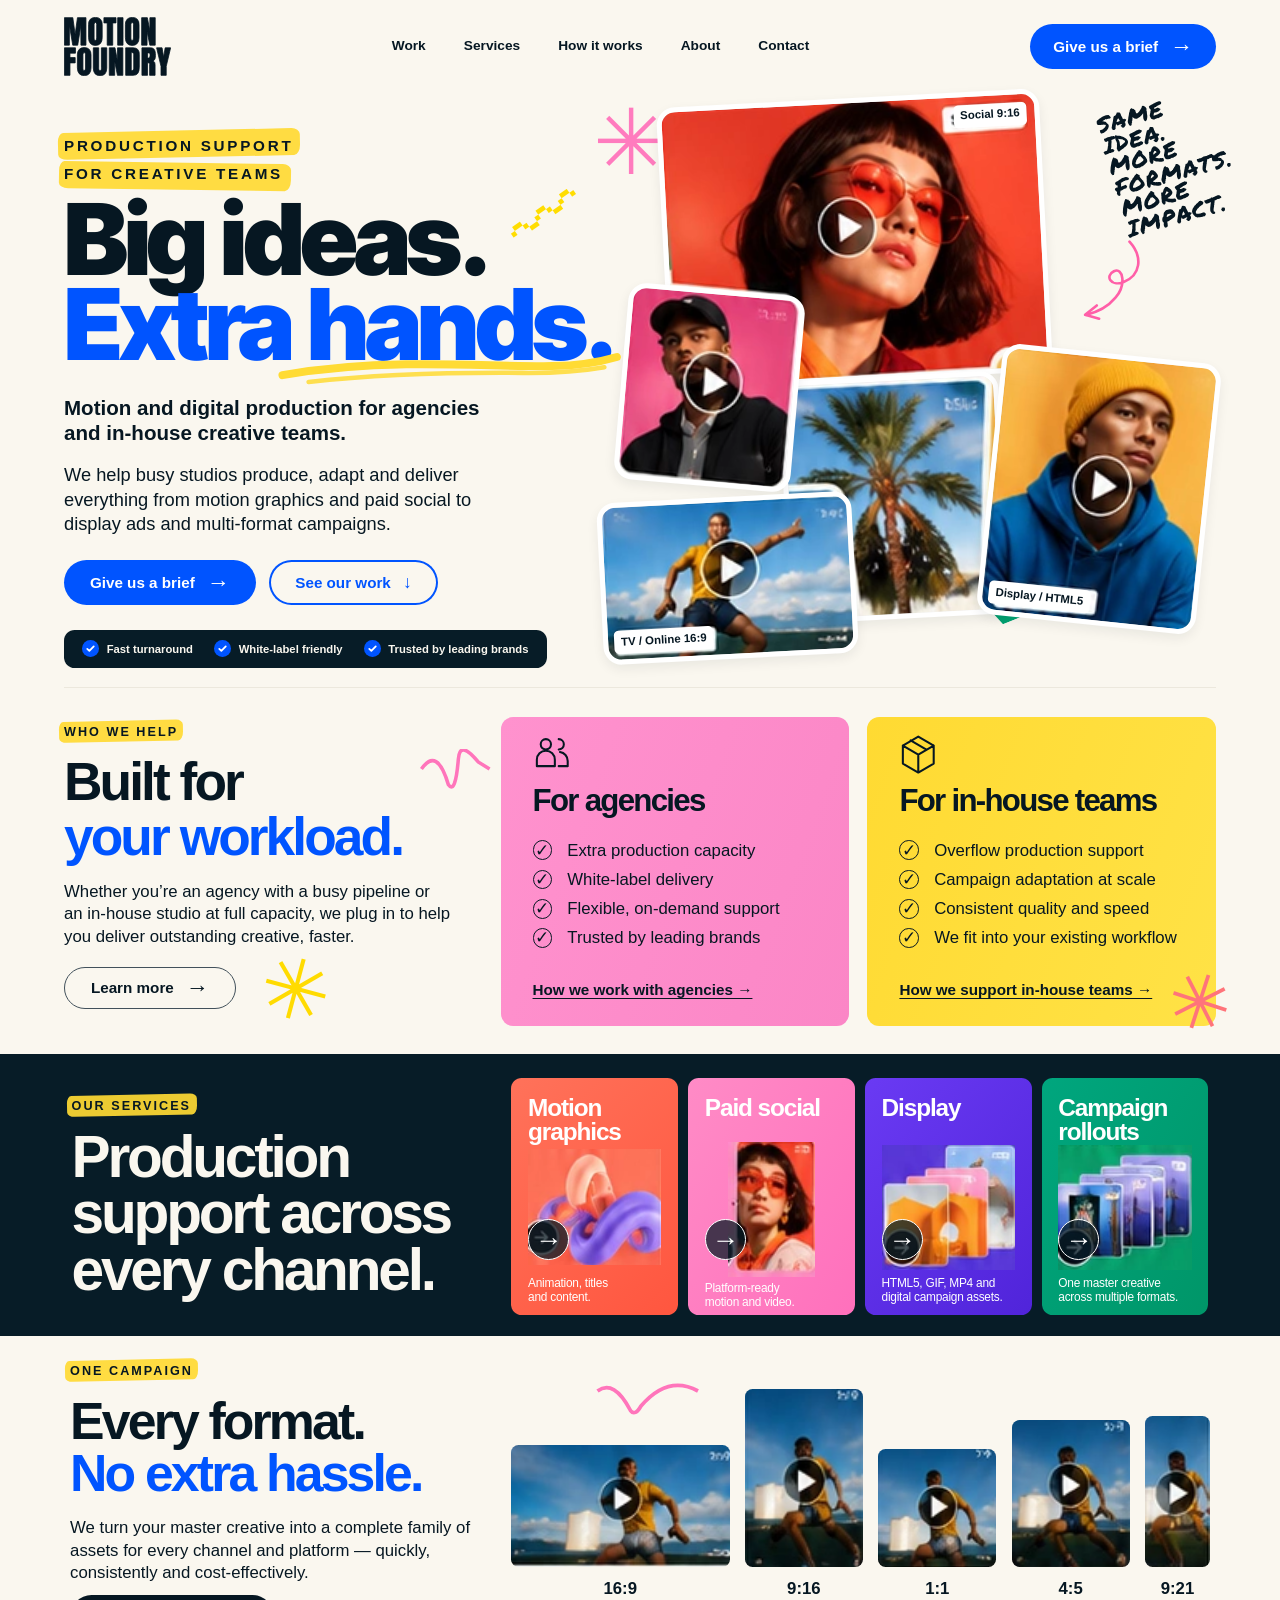
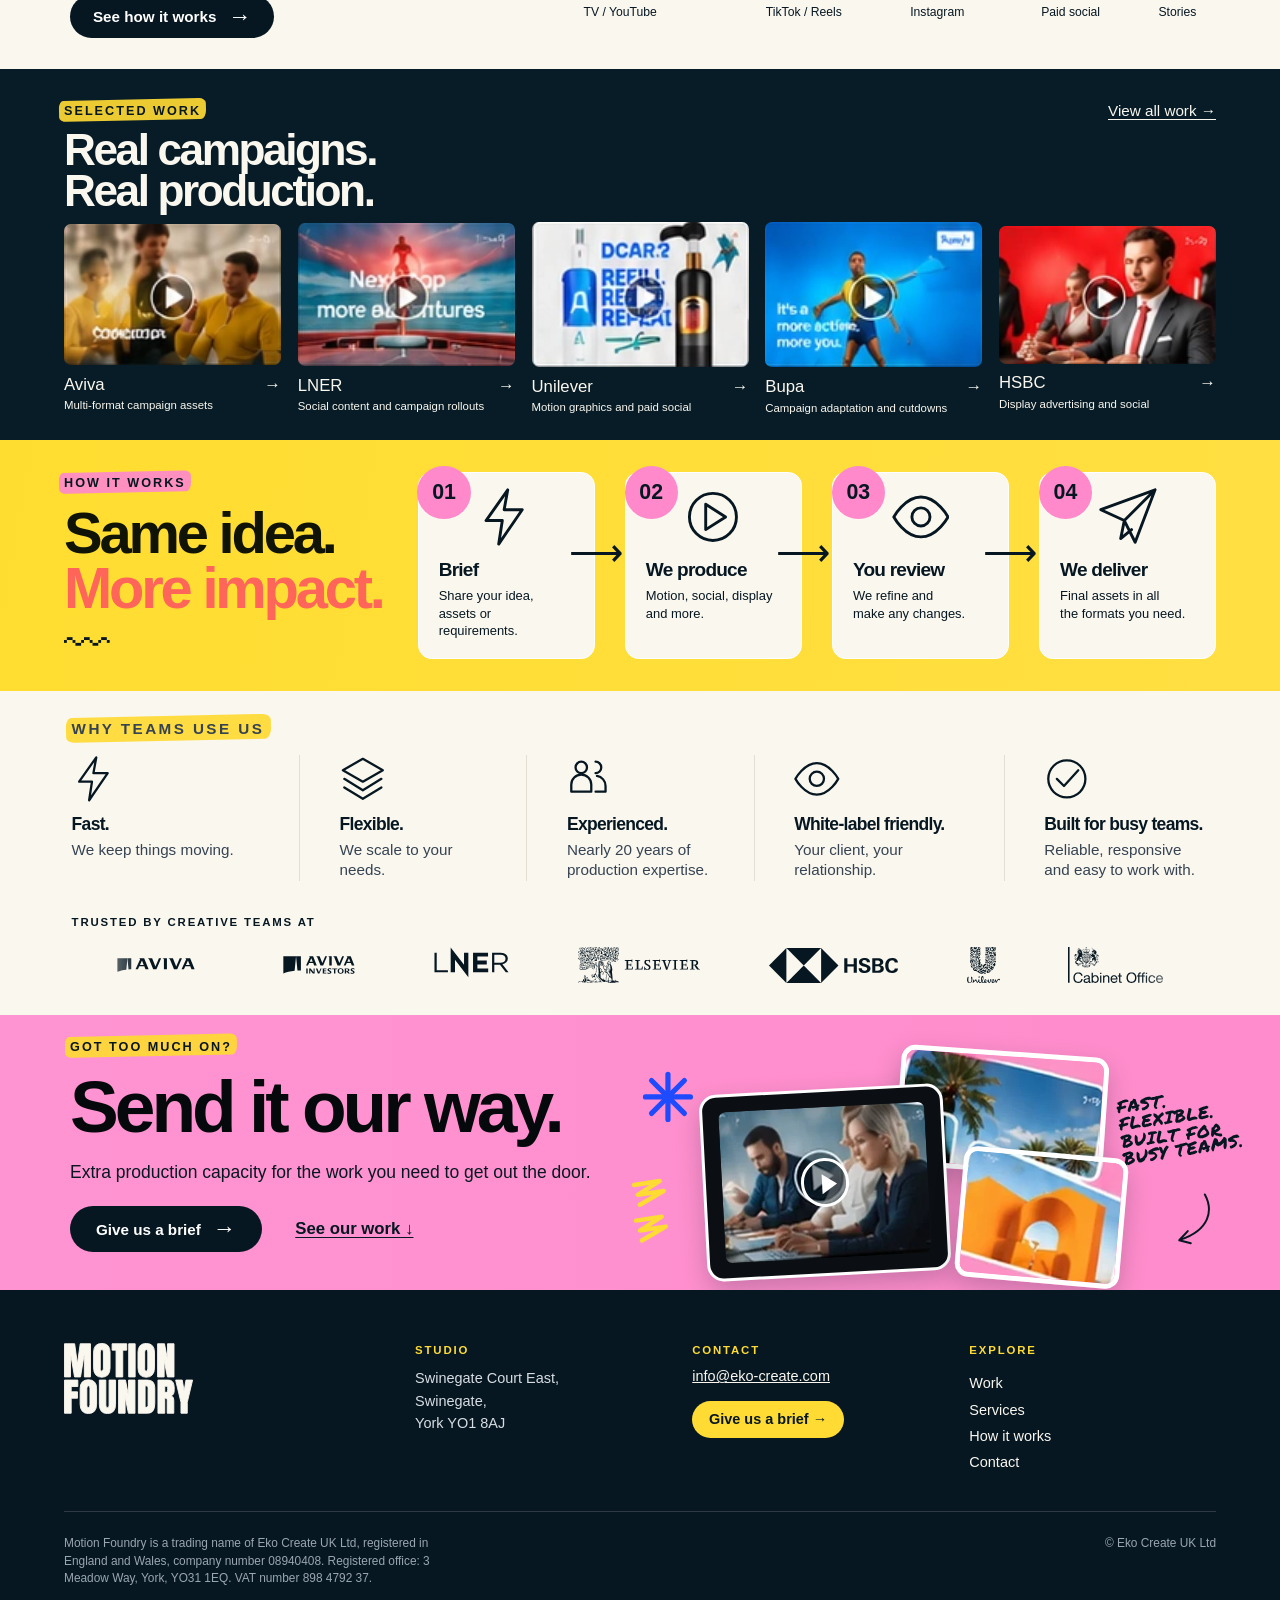
<file: index.html>
<!doctype html><html lang="en-GB"><head><meta charset="utf-8"><meta name="viewport" content="width=device-width,initial-scale=1"><title>Motion Foundry | Motion &amp; digital production for agencies and in-house teams</title><link rel="canonical" href="https://motionfoundrystudio.com/"><meta property="og:title" content="Motion Foundry — Big ideas. Extra hands."><meta property="og:description" content="Motion and digital production for agencies and in-house creative teams."><meta property="og:type" content="website"><meta property="og:url" content="https://motionfoundrystudio.com/"><meta name="description" content="Motion and digital production for agencies and in-house creative teams. Extra production capacity across every channel."><meta name="theme-color" content="#faf7ef"><link rel="preload" href="./assets/fonts/inter-tight-900.woff2" as="font" type="font/woff2" crossorigin><link rel="stylesheet" href="./styles.css"><link rel="stylesheet" href="./motion.css"><script>document.documentElement.classList.add('js')</script><script src="./app.js" defer></script></head><body>
<a class="skip" href="#main">Skip to content</a>
<header class="header wrap"><a href="#top" aria-label="Motion Foundry home"><img class="logo" src="./assets/logo.svg" width="332" height="184" alt="Motion Foundry"></a><button class="menu" aria-controls="nav" aria-expanded="false">Menu ☰</button><nav id="nav" aria-label="Main navigation"><a href="#work">Work</a><a href="#services">Services</a><a href="#how">How it works</a><a href="#about">About</a><a href="#contact">Contact</a></nav><button class="button blue" data-brief>Give us a brief <span>→</span></button></header>
<main id="main">
<section class="hero wrap" id="top"><div class="hero-copy"><p class="eyebrow"><span class="hl-pen">Production support</span><br><span class="hl-pen hl-2">for creative teams</span></p><h1>Big ideas.<br><span>Extra hands.<svg class="hand-underline" viewBox="0 0 300 34" aria-hidden="true" focusable="false"><path class="u1" pathLength="1" d="M3 23C38 17 74 14 112 13.5C160 12.8 205 15.5 240 15C262 14.6 280 12 297 7"/><path class="u2" pathLength="1" d="M26 29C84 22.5 150 20.5 214 21C244 21.3 266 19.5 286 16"/></svg></span></h1><p class="lead">Motion and digital production for agencies<br class="desktop"> and in-house creative teams.</p><p>We help busy studios produce, adapt and deliver everything from motion graphics and paid social to display ads and multi-format campaigns.</p><div class="actions"><button class="button blue" data-brief>Give us a brief <span>→</span></button><a class="button ghost" href="#work">See our work <span aria-hidden="true">↓</span></a></div><ul class="ticks"><li>Fast turnaround</li><li>White-label friendly</li><li>Trusted by leading brands</li></ul></div><div class="hero-art real-collage" aria-label="Campaign imagery across different formats"><span class="collage-star" aria-hidden="true">✳</span><span class="collage-scribble" aria-hidden="true">〰</span><span class="collage-shape" aria-hidden="true"></span><svg class="hero-arrow" viewBox="0 0 90 110" aria-hidden="true" focusable="false"><g fill="none" stroke="#ff5fa8" stroke-width="3.4" stroke-linecap="round" stroke-linejoin="round"><path class="a1" pathLength="1" d="M70 6C88 26 84 50 62 58C46 64 38 50 50 44C62 38 66 62 52 78C42 90 28 97 14 100"/><path class="a2" pathLength="1" d="M28 88L13 100L31 105"/></g></svg><p class="collage-note"><span class="visually-hidden">Same idea. More formats. More impact.</span><svg class="note-svg" xmlns="http://www.w3.org/2000/svg" viewBox="-6 -6 583 596" fill="currentColor" aria-hidden="true" focusable="false"><path transform="translate(0 90) rotate(-3)" d="M1 -44Q2 -46 2 -46Q2 -47 1 -48Q1 -50 2 -51Q2 -52 2 -53Q3 -56 4 -58Q6 -59 8 -61Q10 -62 13 -63Q15 -63 17 -64Q17 -64 17 -64Q16 -64 17 -65Q22 -66 27 -68Q33 -70 38 -71Q44 -73 50 -73Q55 -73 62 -71Q62 -70 63 -69Q64 -68 64 -67Q65 -66 66 -65Q66 -64 66 -63Q67 -62 68 -61Q69 -59 68 -57Q67 -57 66 -56Q65 -55 64 -54Q59 -55 55 -55Q51 -55 47 -54Q46 -56 45 -56Q43 -56 41 -55Q40 -55 38 -54Q37 -54 35 -54Q34 -53 33 -53Q31 -52 29 -52Q29 -52 29 -51Q29 -51 29 -51Q30 -50 31 -49Q32 -49 33 -49Q35 -49 36 -48Q37 -47 37 -46Q39 -46 40 -45Q41 -45 42 -43Q43 -42 43 -41Q44 -40 44 -38Q44 -38 44 -38Q45 -38 45 -37Q46 -36 47 -34Q49 -33 49 -31Q50 -28 50 -25Q50 -23 49 -21Q47 -17 44 -13Q41 -10 37 -7Q33 -4 29 -3Q24 -1 20 1Q20 0 19 1Q19 1 19 0Q18 1 17 1Q16 1 14 1Q13 1 12 1Q10 1 9 1Q8 0 8 0Q7 -1 7 -2Q6 -2 6 -3Q6 -4 6 -4Q6 -4 6 -4Q6 -4 6 -4Q7 -5 6 -5Q6 -5 6 -5Q6 -5 6 -6Q5 -6 6 -6Q6 -7 6 -8Q6 -9 6 -11Q6 -12 6 -13Q6 -14 8 -15Q12 -15 15 -15Q19 -16 22 -17Q25 -19 28 -20Q31 -22 33 -23Q34 -24 34 -25Q35 -26 36 -26Q36 -27 37 -28Q38 -29 38 -30Q38 -30 38 -30Q38 -30 38 -31Q37 -31 37 -31Q37 -31 37 -31Q37 -32 36 -32Q36 -32 36 -32Q33 -33 31 -34Q28 -35 26 -36Q25 -35 24 -35Q22 -36 21 -36Q17 -36 13 -37Q9 -38 6 -39Q6 -40 5 -40Q5 -41 4 -40Q3 -41 3 -42Q2 -43 1 -44ZM59 -9 60 -10 60 -12Q63 -18 65 -24Q68 -29 71 -35Q72 -37 73 -39Q74 -41 75 -42Q74 -43 74 -43Q74 -44 75 -44Q76 -46 77 -48Q78 -49 78 -51Q79 -53 80 -55Q81 -57 83 -59L84 -60L85 -60Q85 -60 85 -60Q86 -60 87 -60L88 -60Q92 -61 94 -64Q97 -67 99 -71L100 -72L102 -71Q102 -71 103 -71Q104 -71 106 -70Q108 -70 110 -69Q112 -68 113 -67L113 -67Q113 -65 114 -65Q114 -64 114 -63Q114 -61 115 -59Q115 -57 115 -54Q115 -52 116 -50Q116 -48 117 -46Q117 -44 118 -41Q118 -38 119 -36Q120 -36 121 -36Q122 -36 123 -37L125 -37L125 -35Q125 -35 125 -35Q126 -35 126 -34Q128 -34 128 -34Q129 -33 130 -33Q130 -32 130 -32Q130 -32 131 -32L132 -31L131 -29Q130 -27 128 -25Q126 -23 123 -22Q123 -21 123 -21Q123 -20 124 -19Q124 -17 124 -15Q125 -13 124 -11Q123 -8 122 -6Q121 -4 119 -3Q117 -1 115 0Q112 1 110 1Q109 1 108 0Q107 0 107 -1Q106 -1 106 -1L104 -2L105 -3Q105 -4 105 -5Q104 -5 103 -6Q103 -7 103 -7Q102 -7 102 -8L100 -10L103 -11Q106 -12 107 -13Q108 -14 108 -17Q105 -18 104 -17Q102 -17 101 -17Q99 -16 96 -16Q94 -15 92 -15Q90 -15 88 -15L87 -16L87 -17Q87 -17 87 -17Q86 -17 86 -17Q86 -18 85 -19Q84 -20 85 -21Q84 -23 84 -24Q83 -23 83 -22Q83 -21 83 -21L82 -20L81 -19Q81 -19 81 -19Q81 -18 81 -18L81 -17L80 -16Q80 -16 80 -16Q79 -16 79 -15Q79 -14 79 -13Q78 -12 78 -11Q77 -10 77 -8Q77 -7 77 -5L76 -4Q76 -3 75 -3Q74 -3 74 -2Q73 -2 72 -1L72 0L70 0Q69 0 69 0Q68 0 67 0L66 0Q65 -1 64 -1Q63 -2 62 -3L62 -3Q62 -4 61 -5Q61 -5 61 -6Q61 -7 61 -8ZM90 -35Q89 -33 88 -31Q88 -31 89 -31Q90 -31 90 -31Q94 -31 97 -31Q100 -32 103 -32Q102 -36 101 -40Q100 -43 99 -47L99 -46Q96 -44 94 -41Q92 -38 90 -35ZM145 1Q144 1 142 1Q140 -1 139 -3Q138 -6 137 -10Q136 -13 136 -16Q136 -19 137 -22Q137 -22 138 -24Q139 -27 141 -30Q142 -33 144 -38Q146 -42 148 -46Q150 -50 151 -54Q153 -57 154 -59Q155 -60 156 -61Q157 -63 157 -64Q158 -66 159 -67Q160 -69 161 -70Q163 -71 164 -72Q165 -73 167 -74Q168 -73 169 -73Q170 -72 171 -71L171 -70Q171 -69 172 -69Q172 -69 173 -69Q174 -68 175 -68Q176 -68 177 -68Q177 -67 177 -66Q178 -66 178 -65Q180 -62 181 -60Q183 -57 181 -54L182 -53Q182 -52 182 -52Q182 -51 182 -50Q182 -49 182 -48Q182 -47 182 -46L183 -46Q184 -45 186 -45Q188 -45 189 -46Q191 -47 192 -47Q193 -48 194 -49Q195 -49 196 -49Q198 -51 200 -53Q201 -54 203 -56Q207 -59 210 -62Q213 -65 215 -70Q216 -71 218 -71Q219 -71 220 -70Q222 -70 223 -69Q224 -69 224 -69Q224 -69 224 -69Q224 -67 225 -67Q226 -66 226 -66Q226 -66 226 -66Q227 -65 228 -65Q228 -65 228 -64Q229 -61 231 -60Q231 -59 231 -58Q232 -57 232 -56Q232 -55 232 -55Q233 -55 233 -54L231 -54L231 -52Q231 -51 231 -49Q230 -46 229 -45Q230 -42 230 -41Q230 -39 229 -38Q229 -36 229 -35Q228 -33 228 -32Q228 -25 226 -18Q224 -12 221 -7Q221 -6 221 -6Q220 -5 220 -4Q219 -4 218 -4Q217 -3 217 -3Q216 -2 215 -2Q213 -1 212 -1Q208 -5 207 -13Q207 -21 211 -34Q212 -35 212 -36V-37L211 -37Q210 -37 210 -37Q209 -37 209 -36Q206 -34 202 -31Q199 -29 195 -27Q191 -25 187 -24Q183 -22 179 -22Q169 -22 164 -32L163 -34L162 -33Q162 -32 161 -31Q161 -29 160 -27Q159 -26 159 -24Q158 -22 158 -20Q157 -19 156 -18Q155 -16 154 -15Q154 -14 154 -14Q154 -13 155 -13Q154 -12 154 -12Q154 -12 154 -11Q153 -11 153 -10Q152 -10 152 -9Q151 -8 151 -8Q151 -7 151 -7Q151 -6 151 -5Q150 -3 149 -2Q148 0 148 0Q147 1 146 1Q146 1 145 1ZM243 -3Q242 -4 242 -5Q241 -6 240 -7Q240 -8 239 -10Q239 -12 239 -14Q238 -16 238 -18Q238 -20 238 -22Q239 -23 239 -24Q239 -24 240 -25Q240 -26 241 -27Q241 -27 241 -28Q241 -28 241 -29Q241 -29 242 -29Q243 -31 244 -33Q245 -35 245 -37Q246 -38 247 -40Q248 -42 249 -44Q247 -46 247 -48Q246 -50 245 -51Q245 -53 245 -55Q245 -57 244 -59Q245 -61 247 -62Q249 -63 251 -64Q253 -64 255 -65Q257 -65 260 -66Q265 -67 268 -68Q272 -69 275 -70Q279 -70 283 -71Q287 -71 292 -72Q292 -72 292 -72Q292 -72 293 -72Q293 -71 294 -71Q294 -71 294 -71Q294 -72 294 -72Q294 -72 294 -72Q294 -72 295 -72Q295 -71 295 -72Q295 -72 295 -72Q296 -70 298 -69Q300 -68 302 -67Q302 -66 302 -65Q302 -65 302 -65Q302 -64 302 -64Q302 -63 302 -63Q301 -60 299 -58Q297 -57 295 -56Q292 -55 290 -55Q287 -55 285 -54Q282 -54 279 -53Q277 -52 274 -51Q274 -51 273 -51Q272 -51 272 -51Q271 -50 270 -50Q269 -50 268 -50Q267 -50 266 -49Q265 -49 264 -49Q265 -48 265 -47Q265 -46 265 -45Q269 -44 274 -45Q279 -45 284 -45Q284 -45 284 -45Q283 -45 283 -44Q284 -43 285 -43Q286 -42 287 -41Q287 -40 288 -40Q289 -39 290 -39Q291 -38 291 -37Q291 -36 291 -35Q289 -33 287 -32Q285 -31 283 -30Q281 -29 279 -28Q276 -27 274 -27Q273 -27 273 -27Q273 -27 272 -28Q271 -27 269 -27Q268 -28 267 -27Q265 -28 264 -28Q262 -28 260 -28Q259 -26 257 -23Q256 -20 254 -17Q258 -16 261 -16Q264 -17 266 -17Q268 -17 271 -17Q273 -18 277 -18Q279 -19 283 -19Q286 -20 288 -21Q289 -20 290 -19Q291 -19 291 -18Q292 -17 293 -16Q293 -16 295 -16Q295 -15 295 -15Q295 -14 295 -13Q296 -13 296 -13Q296 -12 297 -12Q295 -8 293 -6Q291 -4 288 -3Q285 -2 281 -2Q278 -1 273 0Q272 0 271 0Q271 -1 270 -1Q267 0 263 0Q260 1 256 1Q252 1 249 0Q245 -1 243 -3Z"/><path transform="translate(6 186) rotate(-2)" d="M2 1Q0 0 -1 -1Q-1 -2 -2 -4Q-2 -6 -3 -7Q-3 -9 -4 -11Q-4 -12 -3 -13Q-2 -13 -2 -14Q1 -14 3 -14Q4 -14 6 -15Q8 -15 10 -15Q11 -16 13 -16Q15 -19 16 -21Q17 -24 19 -27Q19 -29 20 -31Q21 -33 22 -35Q23 -37 24 -39Q24 -41 24 -43Q26 -46 27 -49Q27 -52 28 -56Q24 -56 22 -55Q20 -55 19 -54Q17 -54 16 -55Q15 -56 14 -57Q13 -58 13 -59Q12 -60 12 -61Q12 -62 12 -64Q12 -66 11 -67Q11 -67 12 -68Q12 -69 12 -70Q13 -70 15 -70Q17 -70 19 -70Q21 -71 22 -71Q24 -71 25 -72Q30 -72 36 -72Q41 -72 46 -73Q48 -72 50 -72Q52 -72 55 -72Q57 -72 59 -71Q61 -70 61 -67Q63 -67 64 -66Q64 -66 64 -65Q65 -64 65 -63Q65 -62 65 -61Q63 -60 61 -59Q58 -58 55 -58Q53 -58 49 -57Q46 -57 43 -57Q43 -54 42 -50Q41 -45 39 -41Q38 -37 37 -34Q36 -30 36 -29Q35 -27 35 -26Q34 -24 33 -23Q33 -21 32 -20Q32 -19 31 -17H38Q38 -16 39 -16Q39 -15 40 -15Q41 -15 41 -14Q42 -14 42 -13Q44 -12 44 -11Q45 -10 45 -9Q44 -8 44 -7Q43 -6 42 -5Q41 -5 41 -4Q40 -4 39 -3Q36 -3 34 -3Q31 -3 29 -3Q28 -3 28 -2Q28 -2 28 -1Q25 -2 22 -2Q19 -2 15 -1Q12 -1 9 0Q5 1 2 1ZM65 1Q62 0 61 -1Q59 -3 59 -5Q58 -7 58 -10Q57 -12 57 -15Q57 -17 58 -17Q59 -18 59 -20Q60 -23 61 -26Q61 -29 62 -32Q62 -33 63 -33Q64 -39 63 -45Q62 -50 61 -55Q61 -57 61 -57Q62 -58 61 -58Q61 -59 62 -59Q63 -59 64 -59Q64 -61 63 -62Q62 -64 62 -66Q62 -68 63 -70Q63 -71 64 -73Q67 -72 70 -71Q73 -69 76 -68Q79 -67 82 -66Q85 -65 87 -64Q92 -61 96 -58Q100 -55 104 -51Q108 -48 110 -43Q113 -39 113 -32Q113 -32 113 -31Q113 -31 112 -31Q112 -30 112 -30Q112 -29 112 -28Q109 -22 104 -18Q98 -14 92 -11Q85 -7 79 -5Q72 -2 65 1ZM75 -54Q74 -54 73 -54Q75 -50 75 -46Q76 -42 76 -38Q76 -34 75 -30Q75 -26 74 -21Q75 -21 76 -21Q77 -22 78 -22Q79 -23 80 -23Q82 -24 83 -24Q83 -24 84 -25Q85 -25 85 -26Q88 -27 90 -28Q92 -29 95 -30Q97 -32 98 -33Q100 -35 101 -38Q100 -39 99 -40Q98 -41 97 -42Q96 -43 94 -44Q93 -45 93 -47Q91 -47 90 -48Q89 -48 88 -49Q87 -50 85 -50Q84 -51 82 -51Q80 -52 78 -53Q76 -53 75 -54ZM124 -3Q123 -4 123 -5Q122 -6 121 -7Q121 -8 121 -10Q120 -12 120 -14Q120 -16 119 -18Q119 -20 120 -22Q120 -23 120 -24Q121 -24 121 -25Q122 -26 122 -27Q122 -27 122 -28Q122 -28 123 -29Q123 -29 124 -29Q124 -31 125 -33Q126 -35 127 -37Q128 -38 128 -40Q129 -42 130 -44Q129 -46 128 -48Q127 -50 127 -51Q126 -53 126 -55Q126 -57 125 -59Q126 -61 128 -62Q130 -63 132 -64Q134 -64 136 -65Q138 -65 141 -66Q146 -67 150 -68Q153 -69 157 -70Q160 -70 164 -71Q168 -71 173 -72Q173 -72 173 -72Q173 -72 174 -72Q174 -71 175 -71Q175 -71 175 -71Q175 -72 175 -72Q175 -72 175 -72Q176 -72 176 -72Q176 -71 176 -72Q177 -72 176 -72Q178 -70 179 -69Q181 -68 184 -67Q184 -66 184 -65Q184 -65 183 -65Q183 -64 183 -64Q183 -63 184 -63Q182 -60 180 -58Q178 -57 176 -56Q174 -55 171 -55Q169 -55 166 -54Q163 -54 161 -53Q158 -52 156 -51Q155 -51 154 -51Q154 -51 153 -51Q152 -50 151 -50Q150 -50 149 -50Q149 -50 148 -49Q146 -49 145 -49Q146 -48 146 -47Q146 -46 146 -45Q150 -44 155 -45Q160 -45 165 -45Q165 -45 165 -45Q165 -45 165 -44Q166 -43 166 -43Q167 -42 168 -41Q169 -40 170 -40Q170 -39 172 -39Q172 -38 172 -37Q173 -36 172 -35Q170 -33 168 -32Q166 -31 164 -30Q162 -29 160 -28Q158 -27 155 -27Q154 -27 154 -27Q154 -27 153 -28Q152 -27 151 -27Q149 -28 148 -27Q147 -28 145 -28Q143 -28 142 -28Q140 -26 138 -23Q137 -20 136 -17Q140 -16 142 -16Q145 -17 147 -17Q150 -17 152 -17Q155 -18 158 -18Q161 -19 164 -19Q167 -20 170 -21Q171 -20 171 -19Q172 -19 173 -18Q173 -17 174 -16Q175 -16 176 -16Q176 -15 176 -15Q177 -14 177 -13Q177 -13 177 -13Q177 -12 178 -12Q176 -8 174 -6Q172 -4 169 -3Q166 -2 162 -2Q159 -1 154 0Q153 0 153 0Q152 -1 151 -1Q148 0 145 0Q141 1 137 1Q133 1 130 0Q126 -1 124 -3ZM183 -9 184 -10 184 -12Q186 -18 189 -24Q192 -29 194 -35Q195 -37 196 -39Q197 -41 198 -42Q198 -43 198 -43Q198 -44 198 -44Q200 -46 200 -48Q201 -49 202 -51Q203 -53 204 -55Q205 -57 206 -59L207 -60L208 -60Q209 -60 209 -60Q209 -60 210 -60L212 -60Q215 -61 218 -64Q220 -67 223 -71L224 -72L225 -71Q226 -71 227 -71Q228 -71 229 -70Q231 -70 233 -69Q235 -68 236 -67L237 -67Q237 -65 237 -65Q237 -64 237 -63Q238 -61 238 -59Q238 -57 238 -54Q239 -52 239 -50Q240 -48 240 -46Q241 -44 241 -41Q242 -38 243 -36Q244 -36 244 -36Q245 -36 247 -37L248 -37L248 -35Q249 -35 249 -35Q249 -35 250 -34Q251 -34 252 -34Q253 -33 253 -33Q253 -32 254 -32Q254 -32 254 -32L256 -31L255 -29Q254 -27 252 -25Q249 -23 247 -22Q247 -21 247 -21Q247 -20 247 -19Q248 -17 248 -15Q248 -13 248 -11Q247 -8 245 -6Q244 -4 242 -3Q241 -1 238 0Q236 1 234 1Q232 1 232 0Q231 0 230 -1Q230 -1 229 -1L228 -2L228 -3Q229 -4 228 -5Q228 -5 227 -6Q226 -7 226 -7Q226 -7 225 -8L224 -10L227 -11Q230 -12 231 -13Q232 -14 231 -17Q229 -18 227 -17Q226 -17 224 -17Q222 -16 220 -16Q218 -15 215 -15Q214 -15 212 -15L211 -16L210 -17Q210 -17 210 -17Q210 -17 210 -17Q209 -18 208 -19Q208 -20 208 -21Q208 -23 207 -24Q207 -23 207 -22Q207 -21 206 -21L206 -20L205 -19Q204 -19 204 -19Q204 -18 204 -18L205 -17L204 -16Q204 -16 203 -16Q203 -16 203 -15Q203 -14 202 -13Q202 -12 201 -11Q201 -10 201 -8Q200 -7 200 -5L200 -4Q199 -3 198 -3Q198 -3 197 -2Q196 -2 196 -1L195 0L194 0Q193 0 192 0Q192 0 191 0L190 0Q188 -1 188 -1Q187 -2 186 -3L185 -3Q185 -4 185 -5Q185 -5 185 -6Q184 -7 184 -8ZM214 -35Q212 -33 211 -31Q212 -31 212 -31Q213 -31 214 -31Q217 -31 220 -31Q223 -32 226 -32Q226 -36 225 -40Q224 -43 223 -47L222 -46Q220 -44 218 -41Q215 -38 214 -35ZM274 -12Q274 -11 274 -10Q274 -9 274 -9Q274 -8 274 -7Q273 -6 273 -5Q273 -4 273 -4Q272 -4 272 -4Q272 -4 272 -4Q273 -3 273 -3L272 -2Q272 -1 271 0Q270 0 270 0Q269 0 269 1Q269 1 268 1L268 2L267 2Q265 3 264 3H263Q262 2 261 1Q260 0 260 0Q259 -1 258 -2Q258 -3 258 -3Q258 -5 258 -5L256 -6L258 -7L256 -9Q258 -10 258 -10Q259 -11 259 -11Q260 -12 260 -12Q261 -13 262 -15L262 -16L264 -15Q264 -15 265 -15Q267 -14 268 -14Q269 -14 271 -13Q272 -13 273 -12Z"/><path transform="translate(14 282) rotate(-4)" d="M9 1Q8 1 6 1Q4 -1 3 -3Q2 -6 1 -10Q0 -13 1 -16Q1 -19 2 -22Q2 -22 3 -24Q4 -27 5 -30Q6 -33 8 -38Q10 -42 12 -46Q14 -50 16 -54Q17 -57 19 -59Q19 -60 20 -61Q21 -63 22 -64Q23 -66 24 -67Q25 -69 26 -70Q27 -71 28 -72Q29 -73 31 -74Q33 -73 33 -73Q34 -72 35 -71L35 -70Q36 -69 36 -69Q36 -69 37 -69Q38 -68 39 -68Q40 -68 41 -68Q41 -67 42 -66Q42 -66 42 -65Q44 -62 46 -60Q47 -57 46 -54L46 -53Q46 -52 46 -52Q46 -51 46 -50Q46 -49 46 -48Q46 -47 46 -46L47 -46Q48 -45 50 -45Q52 -45 53 -46Q55 -47 56 -47Q57 -48 58 -49Q59 -49 60 -49Q62 -51 64 -53Q66 -54 67 -56Q71 -59 74 -62Q78 -65 79 -70Q81 -71 82 -71Q83 -71 85 -70Q86 -70 87 -69Q88 -69 88 -69Q88 -69 88 -69Q88 -67 89 -67Q90 -66 90 -66Q90 -66 90 -66Q91 -65 92 -65Q92 -65 93 -64Q93 -61 96 -60Q95 -59 96 -58Q96 -57 96 -56Q96 -55 97 -55Q97 -55 97 -54L95 -54L95 -52Q95 -51 95 -49Q94 -46 94 -45Q94 -42 94 -41Q94 -39 94 -38Q93 -36 93 -35Q92 -33 92 -32Q92 -25 90 -18Q88 -12 86 -7Q85 -6 85 -6Q85 -5 84 -4Q83 -4 83 -4Q82 -3 81 -3Q80 -2 79 -2Q78 -1 76 -1Q72 -5 72 -13Q71 -21 75 -34Q76 -35 76 -36V-37L75 -37Q74 -37 74 -37Q74 -37 73 -36Q70 -34 67 -31Q63 -29 59 -27Q55 -25 51 -24Q47 -22 43 -22Q33 -22 28 -32L28 -34L27 -33Q26 -32 26 -31Q25 -29 24 -27Q23 -26 23 -24Q22 -22 22 -20Q21 -19 20 -18Q19 -16 19 -15Q18 -14 18 -14Q19 -13 19 -13Q19 -12 18 -12Q18 -12 18 -11Q17 -11 17 -10Q16 -10 16 -9Q16 -8 16 -8Q15 -7 15 -7Q15 -6 15 -5Q14 -3 13 -2Q13 0 12 0Q11 1 10 1Q10 1 9 1ZM125 0Q121 1 117 0Q114 -1 111 -3Q108 -5 106 -8Q104 -11 103 -14Q102 -21 103 -26Q105 -31 107 -36Q110 -41 113 -45Q117 -49 120 -52Q120 -52 121 -52Q121 -53 122 -53Q122 -54 122 -54Q123 -55 123 -55Q124 -56 124 -56Q125 -57 126 -57Q127 -58 127 -58Q128 -59 128 -60Q129 -60 130 -61Q131 -61 131 -62Q132 -62 133 -63Q133 -63 134 -64V-65Q137 -66 137 -67Q138 -68 140 -70Q141 -70 142 -70Q142 -70 144 -70Q144 -72 145 -73Q146 -74 147 -75Q149 -74 151 -74Q152 -73 154 -72Q154 -71 154 -70Q155 -70 156 -69Q156 -69 157 -68Q158 -67 158 -66Q158 -66 158 -67Q159 -67 159 -67Q159 -66 159 -65Q160 -65 160 -64Q160 -64 160 -64Q161 -63 161 -62Q160 -61 160 -60Q160 -59 158 -58Q158 -57 159 -57Q160 -57 160 -57Q160 -56 159 -55Q162 -50 164 -45Q167 -40 169 -36Q169 -34 170 -33Q170 -32 170 -31Q171 -29 171 -28Q172 -27 172 -25Q172 -24 172 -22Q172 -20 171 -18Q171 -17 170 -15Q169 -13 168 -13Q166 -11 164 -10Q161 -8 159 -7Q158 -6 156 -6Q155 -5 153 -5Q152 -4 150 -3Q148 -3 147 -2Q145 -1 143 -1Q141 -1 140 -1Q136 0 133 1Q129 1 125 0ZM126 -35Q125 -33 124 -31Q123 -29 121 -27Q120 -26 119 -23Q118 -21 118 -19Q120 -17 123 -17Q125 -16 128 -16Q131 -17 134 -17Q137 -18 139 -18Q139 -19 140 -19Q144 -19 147 -21Q151 -23 155 -25Q155 -26 156 -27Q157 -28 157 -29Q156 -30 156 -31Q156 -31 156 -33Q154 -36 152 -40Q150 -44 147 -48Q147 -48 147 -47Q146 -47 145 -47Q145 -46 144 -46Q144 -46 143 -46Q142 -46 142 -46Q141 -46 140 -47Q137 -44 134 -41Q130 -39 127 -35Q127 -35 127 -35Q127 -35 126 -35ZM183 -8Q182 -8 182 -9Q181 -10 181 -11H182Q181 -13 181 -15Q182 -17 182 -18Q183 -20 183 -22Q183 -23 183 -25Q183 -25 184 -25Q184 -26 184 -27Q184 -27 184 -28Q184 -29 184 -30Q185 -33 186 -36Q187 -39 187 -42Q188 -46 189 -49Q189 -52 190 -54Q192 -54 193 -54Q195 -53 195 -53Q198 -55 201 -58Q203 -62 205 -65Q208 -68 211 -70Q214 -73 218 -73Q221 -72 224 -70Q227 -68 228 -65Q229 -64 230 -64Q231 -63 231 -63V-61Q233 -60 234 -58Q235 -57 235 -55Q236 -53 237 -51Q237 -49 238 -47Q238 -47 238 -46Q238 -46 238 -45Q239 -45 239 -44Q239 -44 239 -43Q238 -38 235 -35Q232 -32 228 -30Q224 -28 219 -26Q214 -25 210 -23Q210 -23 211 -23Q211 -23 211 -22Q214 -20 216 -19Q217 -18 219 -18Q220 -17 222 -16Q224 -16 227 -15Q230 -14 231 -14Q233 -14 234 -13Q236 -13 237 -13Q239 -13 241 -12Q243 -11 243 -10Q244 -8 244 -7Q245 -5 244 -4Q244 -3 244 -2Q244 -2 244 -2Q245 -2 245 -2Q244 -1 244 0Q243 0 243 1Q242 2 242 2Q241 3 240 3Q237 4 231 3Q226 2 217 -2Q213 -3 210 -4Q208 -6 206 -7Q204 -8 202 -10Q200 -11 198 -13Q198 -13 198 -12Q198 -12 198 -12Q197 -8 196 -6Q195 -3 193 -1Q192 -1 191 0Q191 0 190 1Q189 1 188 1Q188 0 187 0Q187 0 187 -1Q186 -1 185 -1Q185 -2 184 -2Q184 -3 183 -3Q183 -4 183 -5Q183 -5 183 -6Q183 -6 182 -7Q182 -8 183 -8ZM215 -53Q214 -51 212 -50Q211 -48 209 -47Q208 -45 207 -43Q205 -41 205 -38Q209 -39 213 -41Q218 -43 222 -44Q221 -48 219 -50Q217 -52 215 -53ZM254 -3Q253 -4 253 -5Q252 -6 251 -7Q251 -8 251 -10Q250 -12 250 -14Q250 -16 249 -18Q249 -20 250 -22Q250 -23 250 -24Q251 -24 251 -25Q252 -26 252 -27Q252 -27 252 -28Q252 -28 253 -29Q253 -29 254 -29Q254 -31 255 -33Q256 -35 257 -37Q258 -38 258 -40Q259 -42 260 -44Q258 -46 258 -48Q257 -50 257 -51Q256 -53 256 -55Q256 -57 255 -59Q256 -61 258 -62Q260 -63 262 -64Q264 -64 266 -65Q268 -65 271 -66Q276 -67 279 -68Q283 -69 287 -70Q290 -70 294 -71Q298 -71 303 -72Q303 -72 303 -72Q303 -72 304 -72Q304 -71 305 -71Q305 -71 305 -71Q305 -72 305 -72Q305 -72 305 -72Q306 -72 306 -72Q306 -71 306 -72Q307 -72 306 -72Q308 -70 309 -69Q311 -68 314 -67Q314 -66 314 -65Q314 -65 313 -65Q313 -64 313 -64Q313 -63 314 -63Q312 -60 310 -58Q308 -57 306 -56Q304 -55 301 -55Q299 -55 296 -54Q293 -54 291 -53Q288 -52 286 -51Q285 -51 284 -51Q283 -51 283 -51Q282 -50 281 -50Q280 -50 279 -50Q279 -50 277 -49Q276 -49 275 -49Q276 -48 276 -47Q276 -46 276 -45Q280 -44 285 -45Q290 -45 295 -45Q295 -45 295 -45Q295 -45 295 -44Q295 -43 296 -43Q297 -42 298 -41Q299 -40 300 -40Q300 -39 302 -39Q302 -38 302 -37Q303 -36 302 -35Q300 -33 298 -32Q296 -31 294 -30Q292 -29 290 -28Q288 -27 285 -27Q284 -27 284 -27Q284 -27 283 -28Q282 -27 281 -27Q279 -28 278 -27Q277 -28 275 -28Q273 -28 272 -28Q270 -26 268 -23Q267 -20 266 -17Q270 -16 272 -16Q275 -17 277 -17Q280 -17 282 -17Q285 -18 288 -18Q291 -19 294 -19Q297 -20 300 -21Q301 -20 301 -19Q302 -19 303 -18Q303 -17 304 -16Q305 -16 306 -16Q306 -15 306 -15Q307 -14 307 -13Q307 -13 307 -13Q307 -12 308 -12Q306 -8 304 -6Q302 -4 299 -3Q296 -2 292 -2Q289 -1 284 0Q283 0 283 0Q282 -1 281 -1Q278 0 275 0Q271 1 267 1Q263 1 260 0Q256 -1 254 -3Z"/><path transform="translate(20 378) rotate(-3)" d="M4 -20Q1 -21 0 -25Q-2 -28 -2 -30Q-2 -33 -1 -34Q0 -35 1 -36Q3 -37 4 -37Q5 -38 7 -38L8 -38Q9 -37 9 -37Q10 -36 10 -36Q11 -36 11 -37Q12 -38 12 -39Q12 -40 13 -41Q13 -42 14 -43Q14 -44 14 -45Q14 -45 14 -46Q14 -46 13 -46Q13 -46 12 -46Q12 -46 12 -47Q12 -47 11 -47Q10 -48 9 -48Q9 -49 8 -50Q8 -51 8 -51Q7 -52 7 -52L5 -53L6 -54Q6 -55 6 -55Q6 -55 6 -56Q6 -57 6 -58L6 -59Q7 -60 7 -60L8 -61Q10 -62 13 -63Q15 -63 17 -64Q19 -65 22 -66Q24 -67 26 -67Q27 -68 28 -68Q29 -68 30 -68Q31 -68 31 -68Q32 -68 32 -69Q34 -69 35 -70Q38 -71 43 -72Q48 -73 54 -73L56 -73Q56 -73 57 -73Q58 -73 58 -73Q63 -73 65 -70Q66 -70 67 -69Q67 -68 68 -68Q69 -67 69 -67Q69 -66 70 -66L70 -65Q71 -63 71 -61Q70 -60 70 -59Q69 -59 68 -59L67 -58Q66 -58 65 -58Q64 -58 64 -58Q61 -58 57 -58Q53 -58 49 -57Q45 -57 41 -56Q37 -55 34 -54Q34 -53 32 -53Q32 -52 32 -52Q32 -51 32 -51Q31 -50 31 -49Q31 -49 31 -48Q31 -48 31 -47Q29 -45 29 -41L29 -40Q28 -40 28 -39Q28 -38 28 -38L28 -36Q30 -37 32 -37Q34 -37 36 -37Q39 -38 42 -38Q44 -39 47 -39H51L50 -38L51 -38L51 -36Q52 -36 52 -36Q52 -35 53 -35L53 -34Q54 -34 54 -33Q54 -33 55 -32L54 -31L50 -25L49 -24L48 -24Q46 -24 45 -24Q44 -24 43 -23Q42 -23 41 -23Q39 -23 37 -23Q36 -22 34 -22Q32 -22 30 -21Q28 -21 26 -20Q25 -20 25 -20Q25 -20 25 -20Q24 -20 23 -20Q22 -20 21 -20Q20 -19 20 -19Q20 -18 20 -17Q19 -17 19 -16Q19 -15 18 -15L18 -13Q17 -13 17 -13Q17 -13 17 -13Q17 -12 17 -11Q17 -11 17 -10Q17 -10 16 -9Q16 -9 16 -9Q17 -7 17 -5Q16 -3 15 -1Q14 0 13 1Q11 1 10 1Q10 0 9 0Q8 0 8 0Q8 0 7 0L6 -1Q6 -2 5 -3Q5 -3 4 -4Q4 -4 3 -5Q3 -6 3 -7Q2 -10 2 -12Q3 -15 4 -17Q4 -18 4 -18Q4 -19 4 -20ZM85 0Q81 1 77 0Q74 -1 71 -3Q68 -5 66 -8Q64 -11 63 -14Q62 -21 63 -26Q65 -31 67 -36Q70 -41 73 -45Q77 -49 80 -52Q81 -52 81 -52Q81 -53 82 -53Q82 -54 83 -54Q83 -55 84 -55Q84 -56 85 -56Q85 -57 86 -57Q87 -58 87 -58Q88 -59 88 -60Q89 -60 90 -61Q91 -61 92 -62Q92 -62 93 -63Q94 -63 95 -64V-65Q97 -66 98 -67Q99 -68 100 -70Q101 -70 102 -70Q102 -70 104 -70Q105 -72 105 -73Q106 -74 108 -75Q109 -74 111 -74Q112 -73 114 -72Q114 -71 114 -70Q115 -70 116 -69Q116 -69 117 -68Q118 -67 118 -66Q118 -66 119 -67Q119 -67 119 -67Q119 -66 120 -65Q120 -65 120 -64Q120 -64 121 -64Q121 -63 121 -62Q121 -61 120 -60Q120 -59 119 -58Q119 -57 119 -57Q120 -57 120 -57Q120 -56 120 -55Q122 -50 125 -45Q127 -40 130 -36Q129 -34 130 -33Q130 -32 131 -31Q131 -29 132 -28Q132 -27 132 -25Q133 -24 132 -22Q132 -20 132 -18Q131 -17 130 -15Q129 -13 128 -13Q126 -11 124 -10Q121 -8 120 -7Q118 -6 117 -6Q115 -5 113 -5Q112 -4 110 -3Q109 -3 107 -2Q105 -1 103 -1Q101 -1 100 -1Q96 0 93 1Q90 1 85 0ZM86 -35Q85 -33 84 -31Q83 -29 81 -27Q80 -26 79 -23Q78 -21 78 -19Q80 -17 83 -17Q86 -16 88 -16Q91 -17 94 -17Q97 -18 99 -18Q99 -19 100 -19Q104 -19 108 -21Q111 -23 115 -25Q115 -26 116 -27Q117 -28 117 -29Q116 -30 116 -31Q116 -31 116 -33Q114 -36 112 -40Q110 -44 108 -48Q107 -48 107 -47Q106 -47 105 -47Q105 -46 105 -46Q104 -46 103 -46Q103 -46 102 -46Q101 -46 100 -47Q97 -44 94 -41Q90 -39 88 -35Q87 -35 87 -35Q87 -35 86 -35ZM143 -8Q142 -8 142 -9Q141 -10 141 -11H142Q141 -13 142 -15Q142 -17 142 -18Q143 -20 143 -22Q144 -23 143 -25Q143 -25 144 -25Q144 -26 144 -27Q144 -27 144 -28Q144 -29 144 -30Q145 -33 146 -36Q147 -39 147 -42Q148 -46 149 -49Q149 -52 151 -54Q152 -54 153 -54Q155 -53 155 -53Q158 -55 161 -58Q163 -62 166 -65Q168 -68 171 -70Q174 -73 179 -73Q181 -72 184 -70Q187 -68 189 -65Q189 -64 190 -64Q191 -63 192 -63V-61Q193 -60 194 -58Q195 -57 196 -55Q196 -53 197 -51Q198 -49 199 -47Q198 -47 198 -46Q198 -46 199 -45Q199 -45 199 -44Q199 -44 199 -43Q199 -38 196 -35Q193 -32 188 -30Q184 -28 179 -26Q175 -25 171 -23Q171 -23 171 -23Q171 -23 171 -22Q174 -20 176 -19Q177 -18 179 -18Q180 -17 182 -16Q184 -16 187 -15Q190 -14 191 -14Q193 -14 195 -13Q196 -13 197 -13Q199 -13 202 -12Q203 -11 203 -10Q204 -8 204 -7Q205 -5 205 -4Q204 -3 204 -2Q204 -2 204 -2Q205 -2 205 -2Q204 -1 204 0Q204 0 203 1Q203 2 202 2Q201 3 200 3Q197 4 191 3Q186 2 177 -2Q173 -3 170 -4Q168 -6 166 -7Q164 -8 162 -10Q161 -11 158 -13Q158 -13 158 -12Q158 -12 158 -12Q157 -8 156 -6Q155 -3 153 -1Q152 -1 151 0Q151 0 150 1Q149 1 148 1Q148 0 148 0Q147 0 147 -1Q146 -1 145 -1Q145 -2 145 -2Q144 -3 143 -3Q143 -4 143 -5Q143 -5 143 -6Q143 -6 143 -7Q142 -8 143 -8ZM175 -53Q174 -51 172 -50Q171 -48 169 -47Q168 -45 167 -43Q166 -41 165 -38Q169 -39 174 -41Q178 -43 182 -44Q182 -48 180 -50Q178 -52 175 -53ZM217 1Q216 1 214 1Q213 -1 212 -3Q210 -6 210 -10Q209 -13 209 -16Q209 -19 210 -22Q210 -22 211 -24Q212 -27 214 -30Q215 -33 217 -38Q219 -42 221 -46Q222 -50 224 -54Q226 -57 227 -59Q228 -60 229 -61Q229 -63 230 -64Q231 -66 232 -67Q233 -69 234 -70Q235 -71 237 -72Q238 -73 240 -74Q241 -73 242 -73Q243 -72 244 -71L244 -70Q244 -69 245 -69Q245 -69 245 -69Q247 -68 247 -68Q248 -68 250 -68Q250 -67 250 -66Q251 -66 251 -65Q253 -62 254 -60Q255 -57 254 -54L254 -53Q255 -52 255 -52Q255 -51 255 -50Q254 -49 254 -48Q254 -47 255 -46L255 -46Q257 -45 258 -45Q260 -45 262 -46Q263 -47 265 -47Q266 -48 267 -49Q268 -49 269 -49Q271 -51 272 -53Q274 -54 276 -56Q279 -59 283 -62Q286 -65 288 -70Q289 -71 291 -71Q292 -71 293 -70Q295 -70 296 -69Q296 -69 297 -69Q297 -69 297 -69Q297 -67 298 -67Q298 -66 299 -66Q299 -66 299 -66Q300 -65 300 -65Q301 -65 301 -64Q302 -61 304 -60Q304 -59 304 -58Q304 -57 305 -56Q305 -55 305 -55Q305 -55 305 -54L303 -54L304 -52Q304 -51 303 -49Q303 -46 302 -45Q302 -42 302 -41Q302 -39 302 -38Q302 -36 302 -35Q301 -33 300 -32Q301 -25 299 -18Q297 -12 294 -7Q294 -6 294 -6Q293 -5 293 -4Q292 -4 291 -4Q290 -3 289 -3Q288 -2 287 -2Q286 -1 285 -1Q280 -5 280 -13Q280 -21 284 -34Q284 -35 284 -36V-37L283 -37Q283 -37 283 -37Q282 -37 282 -36Q279 -34 275 -31Q271 -29 268 -27Q264 -25 260 -24Q256 -22 252 -22Q242 -22 237 -32L236 -34L235 -33Q235 -32 234 -31Q233 -29 233 -27Q232 -26 231 -24Q231 -22 231 -20Q230 -19 229 -18Q228 -16 227 -15Q227 -14 227 -14Q227 -13 227 -13Q227 -12 227 -12Q227 -12 226 -11Q226 -11 225 -10Q225 -10 224 -9Q224 -8 224 -8Q224 -7 224 -7Q224 -6 224 -5Q223 -3 222 -2Q221 0 220 0Q220 1 219 1Q218 1 217 1ZM307 -9 309 -10 309 -12Q311 -18 314 -24Q316 -29 319 -35Q320 -37 321 -39Q322 -41 323 -42Q323 -43 323 -43Q323 -44 323 -44Q324 -46 325 -48Q326 -49 327 -51Q328 -53 329 -55Q330 -57 331 -59L332 -60L333 -60Q333 -60 334 -60Q334 -60 335 -60L337 -60Q340 -61 342 -64Q345 -67 347 -71L349 -72L350 -71Q351 -71 352 -71Q353 -71 354 -70Q356 -70 358 -69Q360 -68 361 -67L362 -67Q362 -65 362 -65Q362 -64 362 -63Q363 -61 363 -59Q363 -57 363 -54Q364 -52 364 -50Q365 -48 365 -46Q366 -44 366 -41Q367 -38 368 -36Q369 -36 369 -36Q370 -36 372 -37L373 -37L373 -35Q373 -35 374 -35Q374 -35 374 -34Q376 -34 377 -34Q377 -33 378 -33Q378 -32 378 -32Q379 -32 379 -32L381 -31L380 -29Q379 -27 376 -25Q374 -23 371 -22Q372 -21 372 -21Q372 -20 372 -19Q372 -17 373 -15Q373 -13 373 -11Q372 -8 370 -6Q369 -4 367 -3Q365 -1 363 0Q361 1 358 1Q357 1 356 0Q356 0 355 -1Q354 -1 354 -1L353 -2L353 -3Q353 -4 353 -5Q353 -5 352 -6Q351 -7 351 -7Q351 -7 350 -8L348 -10L352 -11Q354 -12 355 -13Q356 -14 356 -17Q354 -18 352 -17Q351 -17 349 -17Q347 -16 345 -16Q343 -15 340 -15Q338 -15 337 -15L335 -16L335 -17Q335 -17 335 -17Q335 -17 334 -17Q334 -18 333 -19Q333 -20 333 -21Q332 -23 332 -24Q332 -23 332 -22Q331 -21 331 -21L331 -20L329 -19Q329 -19 329 -19Q329 -18 329 -18L329 -17L328 -16Q328 -16 328 -16Q328 -16 328 -15Q327 -14 327 -13Q327 -12 326 -11Q326 -10 325 -8Q325 -7 325 -5L324 -4Q324 -3 323 -3Q323 -3 322 -2Q321 -2 320 -1L320 0L319 0Q317 0 317 0Q316 0 316 0L314 0Q313 -1 313 -1Q312 -2 311 -3L310 -3Q310 -4 310 -5Q310 -5 309 -6Q309 -7 309 -8ZM339 -35Q337 -33 336 -31Q337 -31 337 -31Q338 -31 339 -31Q342 -31 345 -31Q348 -32 351 -32Q350 -36 350 -40Q349 -43 348 -47L347 -46Q345 -44 342 -41Q340 -38 339 -35ZM386 -55Q386 -56 386 -56Q386 -57 385 -58Q385 -59 385 -60Q384 -62 384 -64Q384 -65 385 -65Q385 -66 385 -66L386 -68H387Q388 -67 389 -67Q390 -67 390 -67Q394 -67 398 -68Q402 -68 406 -68Q410 -69 416 -69Q416 -70 416 -71Q416 -71 417 -71L418 -72Q420 -72 421 -71Q422 -71 422 -70Q425 -70 427 -71Q430 -71 433 -71Q437 -72 441 -72Q445 -73 449 -73Q450 -73 452 -73Q453 -73 454 -73L456 -72Q456 -71 457 -70Q457 -70 458 -69Q459 -68 461 -66Q462 -65 462 -61L461 -60Q461 -60 460 -59L459 -58H458Q457 -58 457 -58Q456 -58 456 -58Q455 -57 455 -57Q454 -57 454 -57Q453 -57 452 -57Q452 -57 451 -57Q448 -57 444 -57Q441 -56 438 -56Q435 -55 433 -55Q431 -55 429 -55Q428 -52 428 -50Q427 -48 426 -46Q425 -44 424 -42Q424 -40 423 -38Q422 -36 421 -35Q420 -33 420 -31Q418 -29 418 -27Q417 -25 416 -24L416 -22Q415 -22 415 -21Q415 -21 415 -21Q414 -19 414 -18Q414 -18 413 -17Q413 -17 413 -16Q413 -15 413 -15Q413 -14 413 -13Q413 -13 412 -12Q412 -12 412 -11Q412 -10 412 -10Q413 -10 413 -9Q413 -9 413 -8Q414 -8 414 -8Q414 -8 414 -8Q415 -7 416 -7L417 -6Q417 -2 416 0Q414 2 410 2L408 2Q408 1 408 1Q407 1 406 0Q406 0 405 0Q405 -1 405 -1Q404 -1 404 -1Q403 -1 403 -2L402 -2Q402 -3 402 -4Q401 -5 400 -6Q400 -7 400 -9Q399 -10 399 -11Q399 -11 398 -12Q398 -19 400 -24Q401 -28 403 -33Q404 -35 405 -37Q406 -40 406 -42L407 -43Q408 -44 408 -44Q408 -45 409 -47Q409 -48 410 -49Q410 -50 411 -51Q411 -51 411 -52Q410 -52 410 -52Q409 -52 409 -52Q407 -52 406 -52Q405 -52 405 -52Q404 -51 403 -51Q403 -51 402 -51H401H400Q399 -51 398 -51Q397 -51 396 -51Q396 -51 395 -51H394H393Q392 -51 391 -51Q390 -51 389 -52L388 -53Q388 -54 387 -54L386 -54ZM450 -44Q450 -46 451 -46Q451 -47 450 -48Q450 -50 451 -51Q451 -52 451 -53Q451 -56 453 -58Q455 -59 457 -61Q459 -62 462 -63Q464 -63 466 -64Q466 -64 466 -64Q465 -64 466 -65Q471 -66 476 -68Q481 -70 487 -71Q493 -73 498 -73Q504 -73 511 -71Q511 -70 512 -69Q512 -68 513 -67Q514 -66 515 -65Q515 -64 515 -63Q516 -62 517 -61Q518 -59 517 -57Q516 -57 515 -56Q514 -55 513 -54Q508 -55 504 -55Q499 -55 496 -54Q495 -56 493 -56Q492 -56 490 -55Q489 -55 487 -54Q486 -54 484 -54Q483 -53 481 -53Q480 -52 478 -52Q478 -52 478 -51Q478 -51 478 -51Q479 -50 480 -49Q481 -49 482 -49Q483 -49 484 -48Q485 -47 486 -46Q487 -46 489 -45Q490 -45 491 -43Q492 -42 492 -41Q493 -40 492 -38Q493 -38 493 -38Q494 -38 494 -37Q495 -36 496 -34Q498 -33 498 -31Q499 -28 499 -25Q499 -23 498 -21Q496 -17 493 -13Q490 -10 486 -7Q482 -4 478 -3Q473 -1 469 1Q469 0 468 1Q467 1 468 0Q467 1 466 1Q465 1 463 1Q462 1 461 1Q459 1 458 1Q457 0 457 0Q456 -1 456 -2Q455 -2 455 -3Q455 -4 455 -4Q455 -4 455 -4Q455 -4 455 -4Q455 -5 455 -5Q455 -5 455 -5Q455 -5 455 -6Q454 -6 454 -6Q455 -7 455 -8Q455 -9 455 -11Q454 -12 455 -13Q455 -14 456 -15Q460 -15 464 -15Q468 -16 471 -17Q474 -19 477 -20Q480 -22 482 -23Q483 -24 483 -25Q484 -26 485 -26Q485 -27 486 -28Q486 -29 487 -30Q487 -30 487 -30Q487 -30 486 -31Q486 -31 486 -31Q486 -31 486 -31Q486 -32 485 -32Q485 -32 485 -32Q482 -33 480 -34Q477 -35 475 -36Q474 -35 472 -35Q471 -36 470 -36Q466 -36 462 -37Q458 -38 455 -39Q455 -40 454 -40Q454 -41 453 -40Q452 -41 451 -42Q451 -43 450 -44ZM525 -12Q525 -11 525 -10Q525 -9 525 -9Q525 -8 525 -7Q524 -6 524 -5Q524 -4 524 -4Q524 -4 524 -4Q524 -4 524 -4Q524 -3 524 -3L523 -2Q523 -1 522 0Q521 0 521 0Q521 0 520 1Q520 1 520 1L519 2L518 2Q516 3 515 3H514Q513 2 512 1Q511 0 511 0Q510 -1 510 -2Q510 -3 509 -3Q509 -5 509 -5L507 -6L509 -7L508 -9Q509 -10 509 -10Q510 -11 510 -11Q511 -12 511 -12Q512 -13 513 -15L514 -16L515 -15Q515 -15 517 -15Q518 -14 519 -14Q521 -14 522 -13Q524 -13 524 -12Z"/><path transform="translate(30 474) rotate(-5)" d="M9 1Q8 1 6 1Q4 -1 3 -3Q2 -6 1 -10Q0 -13 1 -16Q1 -19 2 -22Q2 -22 3 -24Q4 -27 5 -30Q6 -33 8 -38Q10 -42 12 -46Q14 -50 16 -54Q17 -57 19 -59Q19 -60 20 -61Q21 -63 22 -64Q23 -66 24 -67Q25 -69 26 -70Q27 -71 28 -72Q29 -73 31 -74Q33 -73 33 -73Q34 -72 35 -71L35 -70Q36 -69 36 -69Q36 -69 37 -69Q38 -68 39 -68Q40 -68 41 -68Q41 -67 42 -66Q42 -66 42 -65Q44 -62 46 -60Q47 -57 46 -54L46 -53Q46 -52 46 -52Q46 -51 46 -50Q46 -49 46 -48Q46 -47 46 -46L47 -46Q48 -45 50 -45Q52 -45 53 -46Q55 -47 56 -47Q57 -48 58 -49Q59 -49 60 -49Q62 -51 64 -53Q66 -54 67 -56Q71 -59 74 -62Q78 -65 79 -70Q81 -71 82 -71Q83 -71 85 -70Q86 -70 87 -69Q88 -69 88 -69Q88 -69 88 -69Q88 -67 89 -67Q90 -66 90 -66Q90 -66 90 -66Q91 -65 92 -65Q92 -65 93 -64Q93 -61 96 -60Q95 -59 96 -58Q96 -57 96 -56Q96 -55 97 -55Q97 -55 97 -54L95 -54L95 -52Q95 -51 95 -49Q94 -46 94 -45Q94 -42 94 -41Q94 -39 94 -38Q93 -36 93 -35Q92 -33 92 -32Q92 -25 90 -18Q88 -12 86 -7Q85 -6 85 -6Q85 -5 84 -4Q83 -4 83 -4Q82 -3 81 -3Q80 -2 79 -2Q78 -1 76 -1Q72 -5 72 -13Q71 -21 75 -34Q76 -35 76 -36V-37L75 -37Q74 -37 74 -37Q74 -37 73 -36Q70 -34 67 -31Q63 -29 59 -27Q55 -25 51 -24Q47 -22 43 -22Q33 -22 28 -32L28 -34L27 -33Q26 -32 26 -31Q25 -29 24 -27Q23 -26 23 -24Q22 -22 22 -20Q21 -19 20 -18Q19 -16 19 -15Q18 -14 18 -14Q19 -13 19 -13Q19 -12 18 -12Q18 -12 18 -11Q17 -11 17 -10Q16 -10 16 -9Q16 -8 16 -8Q15 -7 15 -7Q15 -6 15 -5Q14 -3 13 -2Q13 0 12 0Q11 1 10 1Q10 1 9 1ZM125 0Q121 1 117 0Q114 -1 111 -3Q108 -5 106 -8Q104 -11 103 -14Q102 -21 103 -26Q105 -31 107 -36Q110 -41 113 -45Q117 -49 120 -52Q120 -52 121 -52Q121 -53 122 -53Q122 -54 122 -54Q123 -55 123 -55Q124 -56 124 -56Q125 -57 126 -57Q127 -58 127 -58Q128 -59 128 -60Q129 -60 130 -61Q131 -61 131 -62Q132 -62 133 -63Q133 -63 134 -64V-65Q137 -66 137 -67Q138 -68 140 -70Q141 -70 142 -70Q142 -70 144 -70Q144 -72 145 -73Q146 -74 147 -75Q149 -74 151 -74Q152 -73 154 -72Q154 -71 154 -70Q155 -70 156 -69Q156 -69 157 -68Q158 -67 158 -66Q158 -66 158 -67Q159 -67 159 -67Q159 -66 159 -65Q160 -65 160 -64Q160 -64 160 -64Q161 -63 161 -62Q160 -61 160 -60Q160 -59 158 -58Q158 -57 159 -57Q160 -57 160 -57Q160 -56 159 -55Q162 -50 164 -45Q167 -40 169 -36Q169 -34 170 -33Q170 -32 170 -31Q171 -29 171 -28Q172 -27 172 -25Q172 -24 172 -22Q172 -20 171 -18Q171 -17 170 -15Q169 -13 168 -13Q166 -11 164 -10Q161 -8 159 -7Q158 -6 156 -6Q155 -5 153 -5Q152 -4 150 -3Q148 -3 147 -2Q145 -1 143 -1Q141 -1 140 -1Q136 0 133 1Q129 1 125 0ZM126 -35Q125 -33 124 -31Q123 -29 121 -27Q120 -26 119 -23Q118 -21 118 -19Q120 -17 123 -17Q125 -16 128 -16Q131 -17 134 -17Q137 -18 139 -18Q139 -19 140 -19Q144 -19 147 -21Q151 -23 155 -25Q155 -26 156 -27Q157 -28 157 -29Q156 -30 156 -31Q156 -31 156 -33Q154 -36 152 -40Q150 -44 147 -48Q147 -48 147 -47Q146 -47 145 -47Q145 -46 144 -46Q144 -46 143 -46Q142 -46 142 -46Q141 -46 140 -47Q137 -44 134 -41Q130 -39 127 -35Q127 -35 127 -35Q127 -35 126 -35ZM183 -8Q182 -8 182 -9Q181 -10 181 -11H182Q181 -13 181 -15Q182 -17 182 -18Q183 -20 183 -22Q183 -23 183 -25Q183 -25 184 -25Q184 -26 184 -27Q184 -27 184 -28Q184 -29 184 -30Q185 -33 186 -36Q187 -39 187 -42Q188 -46 189 -49Q189 -52 190 -54Q192 -54 193 -54Q195 -53 195 -53Q198 -55 201 -58Q203 -62 205 -65Q208 -68 211 -70Q214 -73 218 -73Q221 -72 224 -70Q227 -68 228 -65Q229 -64 230 -64Q231 -63 231 -63V-61Q233 -60 234 -58Q235 -57 235 -55Q236 -53 237 -51Q237 -49 238 -47Q238 -47 238 -46Q238 -46 238 -45Q239 -45 239 -44Q239 -44 239 -43Q238 -38 235 -35Q232 -32 228 -30Q224 -28 219 -26Q214 -25 210 -23Q210 -23 211 -23Q211 -23 211 -22Q214 -20 216 -19Q217 -18 219 -18Q220 -17 222 -16Q224 -16 227 -15Q230 -14 231 -14Q233 -14 234 -13Q236 -13 237 -13Q239 -13 241 -12Q243 -11 243 -10Q244 -8 244 -7Q245 -5 244 -4Q244 -3 244 -2Q244 -2 244 -2Q245 -2 245 -2Q244 -1 244 0Q243 0 243 1Q242 2 242 2Q241 3 240 3Q237 4 231 3Q226 2 217 -2Q213 -3 210 -4Q208 -6 206 -7Q204 -8 202 -10Q200 -11 198 -13Q198 -13 198 -12Q198 -12 198 -12Q197 -8 196 -6Q195 -3 193 -1Q192 -1 191 0Q191 0 190 1Q189 1 188 1Q188 0 187 0Q187 0 187 -1Q186 -1 185 -1Q185 -2 184 -2Q184 -3 183 -3Q183 -4 183 -5Q183 -5 183 -6Q183 -6 182 -7Q182 -8 183 -8ZM215 -53Q214 -51 212 -50Q211 -48 209 -47Q208 -45 207 -43Q205 -41 205 -38Q209 -39 213 -41Q218 -43 222 -44Q221 -48 219 -50Q217 -52 215 -53ZM254 -3Q253 -4 253 -5Q252 -6 251 -7Q251 -8 251 -10Q250 -12 250 -14Q250 -16 249 -18Q249 -20 250 -22Q250 -23 250 -24Q251 -24 251 -25Q252 -26 252 -27Q252 -27 252 -28Q252 -28 253 -29Q253 -29 254 -29Q254 -31 255 -33Q256 -35 257 -37Q258 -38 258 -40Q259 -42 260 -44Q258 -46 258 -48Q257 -50 257 -51Q256 -53 256 -55Q256 -57 255 -59Q256 -61 258 -62Q260 -63 262 -64Q264 -64 266 -65Q268 -65 271 -66Q276 -67 279 -68Q283 -69 287 -70Q290 -70 294 -71Q298 -71 303 -72Q303 -72 303 -72Q303 -72 304 -72Q304 -71 305 -71Q305 -71 305 -71Q305 -72 305 -72Q305 -72 305 -72Q306 -72 306 -72Q306 -71 306 -72Q307 -72 306 -72Q308 -70 309 -69Q311 -68 314 -67Q314 -66 314 -65Q314 -65 313 -65Q313 -64 313 -64Q313 -63 314 -63Q312 -60 310 -58Q308 -57 306 -56Q304 -55 301 -55Q299 -55 296 -54Q293 -54 291 -53Q288 -52 286 -51Q285 -51 284 -51Q283 -51 283 -51Q282 -50 281 -50Q280 -50 279 -50Q279 -50 277 -49Q276 -49 275 -49Q276 -48 276 -47Q276 -46 276 -45Q280 -44 285 -45Q290 -45 295 -45Q295 -45 295 -45Q295 -45 295 -44Q295 -43 296 -43Q297 -42 298 -41Q299 -40 300 -40Q300 -39 302 -39Q302 -38 302 -37Q303 -36 302 -35Q300 -33 298 -32Q296 -31 294 -30Q292 -29 290 -28Q288 -27 285 -27Q284 -27 284 -27Q284 -27 283 -28Q282 -27 281 -27Q279 -28 278 -27Q277 -28 275 -28Q273 -28 272 -28Q270 -26 268 -23Q267 -20 266 -17Q270 -16 272 -16Q275 -17 277 -17Q280 -17 282 -17Q285 -18 288 -18Q291 -19 294 -19Q297 -20 300 -21Q301 -20 301 -19Q302 -19 303 -18Q303 -17 304 -16Q305 -16 306 -16Q306 -15 306 -15Q307 -14 307 -13Q307 -13 307 -13Q307 -12 308 -12Q306 -8 304 -6Q302 -4 299 -3Q296 -2 292 -2Q289 -1 284 0Q283 0 283 0Q282 -1 281 -1Q278 0 275 0Q271 1 267 1Q263 1 260 0Q256 -1 254 -3Z"/><path transform="translate(36 570) rotate(-4)" d="M2 1Q0 0 -1 -1Q-1 -2 -2 -4Q-2 -6 -3 -7Q-3 -9 -4 -11Q-4 -12 -3 -13Q-2 -13 -2 -14Q1 -14 3 -14Q4 -14 6 -15Q8 -15 10 -15Q11 -16 13 -16Q15 -19 16 -21Q17 -24 19 -27Q19 -29 20 -31Q21 -33 22 -35Q23 -37 24 -39Q24 -41 24 -43Q26 -46 27 -49Q27 -52 28 -56Q24 -56 22 -55Q20 -55 19 -54Q17 -54 16 -55Q15 -56 14 -57Q13 -58 13 -59Q12 -60 12 -61Q12 -62 12 -64Q12 -66 11 -67Q11 -67 12 -68Q12 -69 12 -70Q13 -70 15 -70Q17 -70 19 -70Q21 -71 22 -71Q24 -71 25 -72Q30 -72 36 -72Q41 -72 46 -73Q48 -72 50 -72Q52 -72 55 -72Q57 -72 59 -71Q61 -70 61 -67Q63 -67 64 -66Q64 -66 64 -65Q65 -64 65 -63Q65 -62 65 -61Q63 -60 61 -59Q58 -58 55 -58Q53 -58 49 -57Q46 -57 43 -57Q43 -54 42 -50Q41 -45 39 -41Q38 -37 37 -34Q36 -30 36 -29Q35 -27 35 -26Q34 -24 33 -23Q33 -21 32 -20Q32 -19 31 -17H38Q38 -16 39 -16Q39 -15 40 -15Q41 -15 41 -14Q42 -14 42 -13Q44 -12 44 -11Q45 -10 45 -9Q44 -8 44 -7Q43 -6 42 -5Q41 -5 41 -4Q40 -4 39 -3Q36 -3 34 -3Q31 -3 29 -3Q28 -3 28 -2Q28 -2 28 -1Q25 -2 22 -2Q19 -2 15 -1Q12 -1 9 0Q5 1 2 1ZM64 1Q63 1 61 1Q60 -1 59 -3Q57 -6 57 -10Q56 -13 56 -16Q56 -19 57 -22Q57 -22 58 -24Q59 -27 61 -30Q62 -33 64 -38Q66 -42 68 -46Q69 -50 71 -54Q73 -57 74 -59Q75 -60 76 -61Q76 -63 77 -64Q78 -66 79 -67Q80 -69 81 -70Q82 -71 84 -72Q85 -73 87 -74Q88 -73 89 -73Q90 -72 91 -71L91 -70Q91 -69 92 -69Q92 -69 92 -69Q94 -68 94 -68Q95 -68 96 -68Q97 -67 97 -66Q98 -66 98 -65Q100 -62 101 -60Q102 -57 101 -54L101 -53Q102 -52 102 -52Q102 -51 102 -50Q101 -49 101 -48Q101 -47 102 -46L102 -46Q104 -45 105 -45Q107 -45 109 -46Q110 -47 112 -47Q113 -48 114 -49Q115 -49 116 -49Q118 -51 119 -53Q121 -54 123 -56Q126 -59 130 -62Q133 -65 135 -70Q136 -71 137 -71Q139 -71 140 -70Q142 -70 143 -69Q143 -69 144 -69Q144 -69 144 -69Q144 -67 145 -67Q145 -66 146 -66Q146 -66 146 -66Q147 -65 147 -65Q148 -65 148 -64Q149 -61 151 -60Q151 -59 151 -58Q151 -57 152 -56Q152 -55 152 -55Q152 -55 152 -54L150 -54L151 -52Q151 -51 150 -49Q150 -46 149 -45Q149 -42 149 -41Q149 -39 149 -38Q149 -36 148 -35Q148 -33 147 -32Q148 -25 146 -18Q144 -12 141 -7Q141 -6 141 -6Q140 -5 140 -4Q139 -4 138 -4Q137 -3 136 -3Q135 -2 134 -2Q133 -1 132 -1Q127 -5 127 -13Q127 -21 131 -34Q131 -35 131 -36V-37L130 -37Q130 -37 129 -37Q129 -37 129 -36Q126 -34 122 -31Q118 -29 115 -27Q111 -25 107 -24Q103 -22 99 -22Q89 -22 84 -32L83 -34L82 -33Q82 -32 81 -31Q80 -29 80 -27Q79 -26 78 -24Q78 -22 78 -20Q77 -19 76 -18Q75 -16 74 -15Q74 -14 74 -14Q74 -13 74 -13Q74 -12 74 -12Q74 -12 73 -11Q73 -11 72 -10Q72 -10 71 -9Q71 -8 71 -8Q71 -7 71 -7Q71 -6 71 -5Q70 -3 69 -2Q68 0 67 0Q67 1 66 1Q65 1 64 1ZM161 -28Q161 -28 162 -28Q162 -28 162 -28Q162 -29 161 -30Q161 -31 160 -32Q161 -33 161 -33Q161 -34 162 -34Q161 -36 162 -38Q162 -39 163 -41Q164 -43 165 -44Q166 -46 167 -48Q168 -48 168 -48Q168 -47 169 -48Q170 -49 171 -50Q172 -51 172 -53Q172 -55 174 -58Q175 -60 176 -63Q178 -65 179 -66Q181 -68 183 -69Q184 -70 186 -71Q188 -72 191 -73Q193 -73 196 -73Q198 -73 200 -73Q201 -72 201 -73Q201 -73 202 -73Q206 -73 210 -71Q214 -70 217 -67Q219 -65 220 -61Q222 -58 223 -54Q224 -50 224 -47Q224 -43 222 -39Q219 -34 214 -32Q209 -29 203 -28Q198 -26 192 -25Q186 -24 180 -22Q180 -20 180 -17Q180 -14 179 -11Q179 -8 178 -5Q177 -2 175 0Q173 0 171 1Q169 1 167 2Q166 1 166 1Q165 0 164 0Q164 -1 163 -2Q163 -4 162 -5Q161 -6 161 -7Q160 -8 162 -9Q161 -10 161 -12Q161 -11 162 -11Q162 -13 162 -15Q163 -18 164 -20Q164 -23 164 -25Q163 -27 161 -28ZM187 -50Q186 -49 186 -48Q186 -48 186 -47Q185 -46 185 -46Q185 -45 184 -44Q184 -43 185 -43Q186 -43 186 -42Q187 -43 188 -43Q190 -44 191 -44Q193 -44 194 -44Q195 -45 197 -45Q198 -46 200 -46Q201 -47 203 -47Q205 -48 206 -48Q208 -49 209 -50Q207 -51 204 -52Q202 -53 199 -54Q195 -54 192 -53Q189 -53 187 -50ZM222 -9 224 -10 224 -12Q226 -18 229 -24Q231 -29 234 -35Q235 -37 236 -39Q237 -41 238 -42Q238 -43 238 -43Q238 -44 238 -44Q239 -46 240 -48Q241 -49 242 -51Q243 -53 244 -55Q245 -57 246 -59L247 -60L248 -60Q248 -60 249 -60Q249 -60 250 -60L252 -60Q255 -61 257 -64Q260 -67 262 -71L264 -72L265 -71Q266 -71 267 -71Q268 -71 269 -70Q271 -70 273 -69Q275 -68 276 -67L276 -67Q277 -65 277 -65Q277 -64 277 -63Q278 -61 278 -59Q278 -57 278 -54Q279 -52 279 -50Q280 -48 280 -46Q280 -44 281 -41Q282 -38 283 -36Q284 -36 284 -36Q285 -36 287 -37L288 -37L288 -35Q288 -35 289 -35Q289 -35 289 -34Q291 -34 292 -34Q292 -33 293 -33Q293 -32 293 -32Q294 -32 294 -32L296 -31L295 -29Q294 -27 291 -25Q289 -23 286 -22Q287 -21 287 -21Q287 -20 287 -19Q287 -17 288 -15Q288 -13 287 -11Q287 -8 285 -6Q284 -4 282 -3Q280 -1 278 0Q276 1 273 1Q272 1 271 0Q271 0 270 -1Q269 -1 269 -1L268 -2L268 -3Q268 -4 268 -5Q268 -5 267 -6Q266 -7 266 -7Q266 -7 265 -8L263 -10L266 -11Q269 -12 270 -13Q271 -14 271 -17Q269 -18 267 -17Q266 -17 264 -17Q262 -16 260 -16Q258 -15 255 -15Q253 -15 251 -15L250 -16L250 -17Q250 -17 250 -17Q250 -17 249 -17Q249 -18 248 -19Q248 -20 248 -21Q247 -23 247 -24Q247 -23 247 -22Q246 -21 246 -21L246 -20L244 -19Q244 -19 244 -19Q244 -18 244 -18L244 -17L243 -16Q243 -16 243 -16Q243 -16 242 -15Q242 -14 242 -13Q242 -12 241 -11Q241 -10 240 -8Q240 -7 240 -5L239 -4Q239 -3 238 -3Q237 -3 237 -2Q236 -2 235 -1L235 0L234 0Q232 0 232 0Q231 0 231 0L229 0Q228 -1 227 -1Q227 -2 226 -3L225 -3Q225 -4 225 -5Q225 -5 224 -6Q224 -7 224 -8ZM254 -35Q252 -33 251 -31Q252 -31 252 -31Q253 -31 254 -31Q257 -31 260 -31Q263 -32 266 -32Q265 -36 264 -40Q264 -43 262 -47L262 -46Q260 -44 257 -41Q255 -38 254 -35ZM308 -8Q305 -11 304 -14Q302 -17 301 -21Q300 -24 299 -28Q299 -32 299 -36Q300 -38 301 -40Q303 -43 304 -45Q306 -47 307 -48Q309 -50 311 -52Q311 -52 312 -52Q312 -53 313 -54Q314 -54 315 -55Q316 -56 316 -56Q317 -57 318 -58Q320 -58 322 -59Q324 -61 326 -62Q328 -63 329 -64Q331 -65 334 -66Q335 -67 336 -67Q337 -68 339 -69Q340 -69 341 -70Q342 -71 343 -72Q344 -71 345 -71Q346 -72 347 -72Q347 -72 348 -72Q348 -71 348 -71Q349 -71 349 -71Q349 -71 350 -71Q350 -71 350 -71Q350 -70 350 -70Q351 -70 351 -69Q352 -69 353 -69Q354 -68 354 -68Q353 -68 353 -67Q357 -66 358 -64Q359 -61 358 -59Q357 -56 355 -54Q353 -52 350 -51Q347 -51 345 -50Q342 -49 340 -48Q337 -47 335 -46Q333 -44 332 -43Q329 -42 327 -41Q324 -39 323 -38Q321 -36 319 -34Q317 -32 315 -30Q315 -29 315 -28Q314 -27 314 -26Q314 -24 314 -23Q315 -22 316 -20Q324 -18 332 -17Q341 -17 350 -17Q350 -16 352 -15Q353 -14 354 -12Q355 -11 355 -10Q356 -9 355 -7Q354 -5 352 -3Q350 -2 348 0Q347 0 346 0Q345 -1 343 -1Q342 -1 341 0Q339 0 338 0Q332 0 325 -1Q319 -3 314 -4Q312 -6 311 -7Q310 -8 308 -8ZM366 -55Q366 -56 366 -56Q366 -57 366 -58Q365 -59 365 -60Q364 -62 364 -64Q364 -65 365 -65Q365 -66 365 -66L366 -68H367Q368 -67 369 -67Q370 -67 370 -67Q374 -67 378 -68Q382 -68 386 -68Q391 -69 396 -69Q396 -70 396 -71Q396 -71 397 -71L398 -72Q400 -72 401 -71Q402 -71 402 -70Q405 -70 407 -71Q410 -71 413 -71Q417 -72 421 -72Q425 -73 429 -73Q430 -73 432 -73Q433 -73 435 -73L436 -72Q436 -71 437 -70Q437 -70 438 -69Q440 -68 441 -66Q442 -65 442 -61L441 -60Q441 -60 441 -59L440 -58H438Q437 -58 437 -58Q437 -58 436 -58Q435 -57 435 -57Q434 -57 434 -57Q433 -57 432 -57Q432 -57 431 -57Q428 -57 424 -57Q421 -56 418 -56Q416 -55 413 -55Q411 -55 409 -55Q408 -52 408 -50Q407 -48 406 -46Q405 -44 404 -42Q404 -40 403 -38Q402 -36 401 -35Q400 -33 400 -31Q398 -29 398 -27Q397 -25 396 -24L396 -22Q395 -22 395 -21Q395 -21 395 -21Q394 -19 394 -18Q394 -18 394 -17Q393 -17 393 -16Q393 -15 393 -15Q393 -14 393 -13Q393 -13 393 -12Q392 -12 392 -11Q392 -10 392 -10Q393 -10 393 -9Q393 -9 393 -8Q394 -8 394 -8Q394 -8 394 -8Q395 -7 396 -7L397 -6Q397 -2 396 0Q394 2 390 2L389 2Q388 1 388 1Q387 1 386 0Q386 0 385 0Q385 -1 385 -1Q384 -1 384 -1Q383 -1 383 -2L382 -2Q382 -3 382 -4Q381 -5 380 -6Q380 -7 380 -9Q379 -10 379 -11Q379 -11 378 -12Q378 -19 380 -24Q381 -28 383 -33Q384 -35 385 -37Q386 -40 386 -42L387 -43Q388 -44 388 -44Q388 -45 389 -47Q389 -48 390 -49Q390 -50 391 -51Q391 -51 391 -52Q390 -52 390 -52Q389 -52 389 -52Q387 -52 386 -52Q385 -52 385 -52Q384 -51 384 -51Q383 -51 382 -51H381H380Q379 -51 378 -51Q377 -51 376 -51Q376 -51 375 -51H374H373Q372 -51 371 -51Q370 -51 369 -52L369 -53Q368 -54 367 -54L366 -54ZM443 -12Q443 -11 444 -10Q444 -9 444 -9Q443 -8 443 -7Q443 -6 443 -5Q442 -4 442 -4Q442 -4 442 -4Q442 -4 442 -4Q442 -3 442 -3L442 -2Q441 -1 441 0Q440 0 439 0Q439 0 439 1Q438 1 438 1L438 2L436 2Q435 3 434 3H432Q431 2 431 1Q430 0 429 0Q428 -1 428 -2Q428 -3 428 -3Q428 -5 427 -5L426 -6L427 -7L426 -9Q427 -10 428 -10Q428 -11 429 -11Q429 -12 430 -12Q430 -13 431 -15L432 -16L433 -15Q434 -15 435 -15Q436 -14 437 -14Q439 -14 441 -13Q442 -13 443 -12Z"/></svg></p><button class="collage-frame red" data-preview="hero-red" aria-label="Preview red sunglasses social campaign"><img src="./assets/hero-red.webp" alt="Red sunglasses social campaign"><span class="frame-label">Social 9:16</span></button><button class="collage-frame pink-frame" data-preview="hero-pink" aria-label="Preview portrait social campaign"><img src="./assets/hero-pink.webp" alt="Portrait social campaign"></button><button class="collage-frame palms" data-preview="hero-palms" aria-label="Preview palm tree campaign imagery"><img src="./assets/hero-palms.webp" alt="Palm tree campaign imagery"></button><button class="collage-frame hoodie" data-preview="hero-hoodie" aria-label="Preview blue hoodie display campaign"><img src="./assets/hero-hoodie.webp" alt="Blue hoodie display campaign"><span class="frame-label">Display / HTML5</span></button><button class="collage-frame runner" data-preview="hero-runner" aria-label="Preview running campaign"><img src="./assets/hero-runner.webp" alt="Running campaign"><span class="frame-label">TV / Online 16:9</span></button></div></section>
<section class="audience wrap" id="who"><div class="audience-intro"><p class="eyebrow"><span class="hl-pen">Who we help</span></p><h2>Built for<br><span>your workload.</span></h2><p>Whether you’re an agency with a busy pipeline or an in-house studio at full capacity, we plug in to help you deliver outstanding creative, faster.</p><a href="#how" class="button outline">Learn more <span>→</span></a><span class="scribble yellow" aria-hidden="true">✳</span></div><article class="audience-card pink"><span class="line-icon"><svg viewBox="0 0 32 32" fill="none" stroke="currentColor" stroke-width="1.6" stroke-linecap="round" stroke-linejoin="round" aria-hidden="true"><circle cx="10" cy="8" r="4"/><path d="M3 25v-5a7 7 0 0 1 14 0v5H3Z M20 4a4 4 0 0 1 0 8 M21 14a7 7 0 0 1 6 7v4h-7"/></svg></span><h3>For agencies</h3><ul><li>Extra production capacity</li><li>White-label delivery</li><li>Flexible, on-demand support</li><li>Trusted by leading brands</li></ul><button class="underlined" data-brief data-team="Agency">How we work with agencies →</button></article><article class="audience-card yellow"><span class="line-icon"><svg viewBox="0 0 32 32" fill="none" stroke="currentColor" stroke-width="1.6" stroke-linecap="round" stroke-linejoin="round" aria-hidden="true"><path d="m15 2 12 7v14l-12 7-12-7V9Z M3 9l12 7 12-7 M15 16v14 M9 5l12 7"/></svg></span><h3>For in-house teams</h3><ul><li>Overflow production support</li><li>Campaign adaptation at scale</li><li>Consistent quality and speed</li><li>We fit into your existing workflow</li></ul><button class="underlined" data-brief data-team="In-house team">How we support in-house teams →</button></article></section>
<section class="dark" id="services"><div class="wrap services"><div><p class="eyebrow"><span class="hl-pen hl-dark">Our services</span></p><h2>Production<br>support across<br>every channel.</h2></div><div class="service-grid"><button class="service-card service-motion" data-service="motion"><h3>Motion<br>graphics</h3><img src="./assets/motion-art.webp" alt="Temporary motion artwork"><span class="service-arrow" aria-hidden="true">→</span><p>Animation, titles<br>and content.</p></button><button class="service-card service-social" data-service="social"><h3>Paid social</h3><img src="./assets/social-art.webp" alt="Temporary social artwork"><span class="service-arrow" aria-hidden="true">→</span><p>Platform-ready<br>motion and video.</p></button><button class="service-card service-display" data-service="display"><h3>Display</h3><img src="./assets/display-art.webp" alt="Temporary display artwork"><span class="service-arrow" aria-hidden="true">→</span><p>HTML5, GIF, MP4 and<br>digital campaign assets.</p></button><button class="service-card service-rollouts" data-service="rollouts"><h3>Campaign<br>rollouts</h3><img src="./assets/rollouts-art.webp" alt="Temporary rollouts artwork"><span class="service-arrow" aria-hidden="true">→</span><p>One master creative<br>across multiple formats.</p></button></div></div></section>
<section class="wrap formats"><div><p class="eyebrow"><span class="hl-pen">One campaign</span></p><h2>Every format.<br><span>No extra hassle.</span></h2><p>We turn your master creative into a complete family of assets for every channel and platform — quickly, consistently and cost-effectively.</p><a href="#how" class="button navy">See how it works <span>→</span></a></div><div class="format-art real-formats"><button class="format-tile format-wide" data-preview="format-wide"><span class="format-image"><img src="./assets/format-wide.webp" alt="Runner campaign in 16:9 format"></span><strong>16:9</strong><small>TV / YouTube</small></button><button class="format-tile format-vertical" data-preview="format-vertical"><span class="format-image"><img src="./assets/format-vertical.webp" alt="Runner campaign in 9:16 format"></span><strong>9:16</strong><small>TikTok / Reels</small></button><button class="format-tile format-square" data-preview="format-square"><span class="format-image"><img src="./assets/format-square.webp" alt="Runner campaign in 1:1 format"></span><strong>1:1</strong><small>Instagram</small></button><button class="format-tile format-portrait" data-preview="format-portrait"><span class="format-image"><img src="./assets/format-portrait.webp" alt="Runner campaign in 4:5 format"></span><strong>4:5</strong><small>Paid social</small></button><button class="format-tile format-stories" data-preview="format-stories"><span class="format-image"><img src="./assets/format-stories.webp" alt="Runner campaign in 9:21 format"></span><strong>9:21</strong><small>Stories</small></button></div></section>
<section class="dark" id="work"><div class="wrap work"><div class="section-head"><div><p class="eyebrow"><span class="hl-pen hl-dark">Selected work</span></p><h2>Real campaigns.<br>Real production.</h2></div><button class="underlined light" data-work>View all work →</button></div><div class="work-grid">
<button class="work-card" data-preview="aviva"><img src="./assets/aviva.webp" width="144" height="94" alt="Aviva illustrative campaign artwork"><strong>Aviva<span>→</span></strong><small>Multi-format campaign assets</small></button><button class="work-card" data-preview="lner"><img src="./assets/lner.webp" width="144" height="94" alt="LNER illustrative campaign artwork"><strong>LNER<span>→</span></strong><small>Social content and campaign rollouts</small></button><button class="work-card" data-preview="unilever"><img src="./assets/unilever.webp" width="144" height="94" alt="Unilever illustrative campaign artwork"><strong>Unilever<span>→</span></strong><small>Motion graphics and paid social</small></button><button class="work-card" data-preview="bupa"><img src="./assets/bupa.webp" width="144" height="94" alt="Bupa illustrative campaign artwork"><strong>Bupa<span>→</span></strong><small>Campaign adaptation and cutdowns</small></button><button class="work-card" data-preview="hsbc"><img src="./assets/hsbc.webp" width="144" height="94" alt="HSBC illustrative campaign artwork"><strong>HSBC<span>→</span></strong><small>Display advertising and social</small></button></div></div></section>
<section class="workflow" id="how"><div class="wrap how"><div><p class="eyebrow"><span class="hl-pen hl-pink">How it works</span></p><h2>Same idea.<br><em>More impact.</em></h2><span class="little-doodle" aria-hidden="true">〰</span></div><ol class="steps"><li><b>01</b><span class="step-icon"><svg viewBox="0 0 32 32" fill="none" stroke="currentColor" stroke-width="1.6" stroke-linecap="round" stroke-linejoin="round" aria-hidden="true"><path d="m17 1-12 17h9l-2 13 13-19h-10Z"/></svg></span><h3>Brief</h3><p>Share your idea,<br>assets or requirements.</p></li><li><b>02</b><span class="step-icon"><svg viewBox="0 0 32 32" fill="none" stroke="currentColor" stroke-width="1.6" stroke-linecap="round" stroke-linejoin="round" aria-hidden="true"><circle cx="16" cy="16" r="13"/><path d="m12 9 11 7-11 7Z"/></svg></span><h3>We produce</h3><p>Motion, social, display<br>and more.</p></li><li><b>03</b><span class="step-icon"><svg viewBox="0 0 32 32" fill="none" stroke="currentColor" stroke-width="1.6" stroke-linecap="round" stroke-linejoin="round" aria-hidden="true"><path d="M1 16S7 5 16 5s15 11 15 11-6 11-15 11S1 16 1 16Z"/><circle cx="16" cy="16" r="5"/></svg></span><h3>You review</h3><p>We refine and<br>make any changes.</p></li><li><b>04</b><span class="step-icon"><svg viewBox="0 0 32 32" fill="none" stroke="currentColor" stroke-width="1.6" stroke-linecap="round" stroke-linejoin="round" aria-hidden="true"><path d="M1 12 31 1 20 30l-6-12Z M14 18 31 1 M14 18l-2 10 6-5"/></svg></span><h3>We deliver</h3><p>Final assets in all<br>the formats you need.</p></li></ol></div></section>
<section class="wrap proof" id="about"><p class="eyebrow"><span class="hl-pen">Why teams use us</span></p><ul><li><span class="proof-icon"><svg viewBox="0 0 32 32" fill="none" stroke="currentColor" stroke-width="1.6" stroke-linecap="round" stroke-linejoin="round" aria-hidden="true"><path d="m17 1-12 17h9l-2 13 13-19h-10Z"/></svg></span><h3>Fast.</h3><p>We keep things moving.</p></li><li><span class="proof-icon"><svg viewBox="0 0 32 32" fill="none" stroke="currentColor" stroke-width="1.6" stroke-linecap="round" stroke-linejoin="round" aria-hidden="true"><path d="m16 2 14 8-14 8-14-8Z M3 16l13 8 13-8 M3 22l13 8 13-8"/></svg></span><h3>Flexible.</h3><p>We scale to your needs.</p></li><li><span class="proof-icon"><svg viewBox="0 0 32 32" fill="none" stroke="currentColor" stroke-width="1.6" stroke-linecap="round" stroke-linejoin="round" aria-hidden="true"><circle cx="10" cy="8" r="4"/><path d="M3 25v-5a7 7 0 0 1 14 0v5H3Z M20 4a4 4 0 0 1 0 8 M21 14a7 7 0 0 1 6 7v4h-7"/></svg></span><h3>Experienced.</h3><p>Nearly 20 years of<br>production expertise.</p></li><li><span class="proof-icon"><svg viewBox="0 0 32 32" fill="none" stroke="currentColor" stroke-width="1.6" stroke-linecap="round" stroke-linejoin="round" aria-hidden="true"><path d="M1 16S7 5 16 5s15 11 15 11-6 11-15 11S1 16 1 16Z"/><circle cx="16" cy="16" r="5"/></svg></span><h3>White-label friendly.</h3><p>Your client, your relationship.</p></li><li><span class="proof-icon"><svg viewBox="0 0 32 32" fill="none" stroke="currentColor" stroke-width="1.6" stroke-linecap="round" stroke-linejoin="round" aria-hidden="true"><circle cx="16" cy="16" r="13"/><path d="m9 16 5 5 10-11"/></svg></span><h3>Built for busy teams.</h3><p>Reliable, responsive<br>and easy to work with.</p></li></ul></section>
<section class="wrap clients"><p class="eyebrow">Trusted by creative teams at</p><div class="logo-marquee"><div class="logo-track"><ul class="client-logos"><li><img src="./assets/logos/aviva.svg" alt="Aviva" loading="lazy" decoding="async"></li><li><img src="./assets/logos/aviva-investors.svg" alt="Aviva Investors" loading="lazy" decoding="async"></li><li><img src="./assets/logos/lner.svg" alt="LNER" loading="lazy" decoding="async"></li><li><img src="./assets/logos/elsevier.svg" alt="Elsevier" loading="lazy" decoding="async"></li><li><img src="./assets/logos/hsbc.svg" alt="HSBC" loading="lazy" decoding="async"></li><li><img src="./assets/logos/unilever.svg" alt="Unilever" loading="lazy" decoding="async"></li><li><img src="./assets/logos/cabinet-office.svg" alt="Cabinet Office" loading="lazy" decoding="async"></li><li><img src="./assets/logos/aberdeen.svg" alt="Aberdeen" loading="lazy" decoding="async"></li><li><img src="./assets/logos/your-move.svg" alt="Your Move" loading="lazy" decoding="async"></li><li><img src="./assets/logos/heineken.svg" alt="Heineken" loading="lazy" decoding="async"></li><li><img src="./assets/logos/bupa.svg" alt="Bupa" loading="lazy" decoding="async"></li><li><img src="./assets/logos/british-gas.svg" alt="British Gas" loading="lazy" decoding="async"></li><li><img src="./assets/logos/jensten.svg" alt="Jensten" loading="lazy" decoding="async"></li></ul><ul class="client-logos" aria-hidden="true"><li><img src="./assets/logos/aviva.svg" alt="" loading="lazy" decoding="async"></li><li><img src="./assets/logos/aviva-investors.svg" alt="" loading="lazy" decoding="async"></li><li><img src="./assets/logos/lner.svg" alt="" loading="lazy" decoding="async"></li><li><img src="./assets/logos/elsevier.svg" alt="" loading="lazy" decoding="async"></li><li><img src="./assets/logos/hsbc.svg" alt="" loading="lazy" decoding="async"></li><li><img src="./assets/logos/unilever.svg" alt="" loading="lazy" decoding="async"></li><li><img src="./assets/logos/cabinet-office.svg" alt="" loading="lazy" decoding="async"></li><li><img src="./assets/logos/aberdeen.svg" alt="" loading="lazy" decoding="async"></li><li><img src="./assets/logos/your-move.svg" alt="" loading="lazy" decoding="async"></li><li><img src="./assets/logos/heineken.svg" alt="" loading="lazy" decoding="async"></li><li><img src="./assets/logos/bupa.svg" alt="" loading="lazy" decoding="async"></li><li><img src="./assets/logos/british-gas.svg" alt="" loading="lazy" decoding="async"></li><li><img src="./assets/logos/jensten.svg" alt="" loading="lazy" decoding="async"></li></ul></div></div></section>
<section class="closing" id="contact"><div class="wrap closing-inner"><div><p class="eyebrow"><span class="hl-pen">Got too much on?</span></p><h2>Send it our way.</h2><p>Extra production capacity for the work you need to get out the door.</p><div class="actions"><button class="button navy" data-brief>Give us a brief <span>→</span></button><a class="text-link" href="#work">See our work ↓</a></div></div><div class="closing-art cl-art"><svg class="cl-star" viewBox="0 0 60 60" aria-hidden="true" focusable="false"><g stroke="#1f4bff" stroke-width="6" stroke-linecap="round"><path d="M30 4V56"/><path d="M4 30H56"/><path d="M11 11L49 49"/><path d="M49 11L11 49"/></g></svg><svg class="cl-zig" viewBox="0 0 40 70" aria-hidden="true" focusable="false"><g fill="none" stroke="#ffdb34" stroke-width="4.5" stroke-linecap="round" stroke-linejoin="round"><path d="M4 8L30 4L8 18L34 14L10 28"/><path d="M6 44L32 40L10 54L36 50L12 64"/></g></svg><figure class="cl-frame cl-tablet"><img src="./assets/closing-team.webp" alt="A creative team reviewing work on screen" loading="lazy" decoding="async"><span class="cl-play" aria-hidden="true"></span></figure><figure class="cl-frame cl-palms"><img src="./assets/closing-palms.webp" alt="Palm tree campaign imagery" loading="lazy" decoding="async"></figure><figure class="cl-frame cl-arch"><img src="./assets/closing-arch.webp" alt="Bright orange arch display artwork" loading="lazy" decoding="async"></figure><p class="cl-note"><span class="visually-hidden">Fast. Flexible. Built for busy teams.</span><svg class="note-svg" xmlns="http://www.w3.org/2000/svg" viewBox="-6 -6 735 420" fill="currentColor" aria-hidden="true" focusable="false"><path transform="translate(0 90) rotate(-2)" d="M4 -20Q1 -21 0 -25Q-2 -28 -2 -30Q-2 -33 -1 -34Q0 -35 1 -36Q3 -37 4 -37Q5 -38 7 -38L8 -38Q9 -37 9 -37Q10 -36 10 -36Q11 -36 11 -37Q12 -38 12 -39Q12 -40 13 -41Q13 -42 14 -43Q14 -44 14 -45Q14 -45 14 -46Q14 -46 13 -46Q13 -46 12 -46Q12 -46 12 -47Q12 -47 11 -47Q10 -48 9 -48Q9 -49 8 -50Q8 -51 8 -51Q7 -52 7 -52L5 -53L6 -54Q6 -55 6 -55Q6 -55 6 -56Q6 -57 6 -58L6 -59Q7 -60 7 -60L8 -61Q10 -62 13 -63Q15 -63 17 -64Q19 -65 22 -66Q24 -67 26 -67Q27 -68 28 -68Q29 -68 30 -68Q31 -68 31 -68Q32 -68 32 -69Q34 -69 35 -70Q38 -71 43 -72Q48 -73 54 -73L56 -73Q56 -73 57 -73Q58 -73 58 -73Q63 -73 65 -70Q66 -70 67 -69Q67 -68 68 -68Q69 -67 69 -67Q69 -66 70 -66L70 -65Q71 -63 71 -61Q70 -60 70 -59Q69 -59 68 -59L67 -58Q66 -58 65 -58Q64 -58 64 -58Q61 -58 57 -58Q53 -58 49 -57Q45 -57 41 -56Q37 -55 34 -54Q34 -53 32 -53Q32 -52 32 -52Q32 -51 32 -51Q31 -50 31 -49Q31 -49 31 -48Q31 -48 31 -47Q29 -45 29 -41L29 -40Q28 -40 28 -39Q28 -38 28 -38L28 -36Q30 -37 32 -37Q34 -37 36 -37Q39 -38 42 -38Q44 -39 47 -39H51L50 -38L51 -38L51 -36Q52 -36 52 -36Q52 -35 53 -35L53 -34Q54 -34 54 -33Q54 -33 55 -32L54 -31L50 -25L49 -24L48 -24Q46 -24 45 -24Q44 -24 43 -23Q42 -23 41 -23Q39 -23 37 -23Q36 -22 34 -22Q32 -22 30 -21Q28 -21 26 -20Q25 -20 25 -20Q25 -20 25 -20Q24 -20 23 -20Q22 -20 21 -20Q20 -19 20 -19Q20 -18 20 -17Q19 -17 19 -16Q19 -15 18 -15L18 -13Q17 -13 17 -13Q17 -13 17 -13Q17 -12 17 -11Q17 -11 17 -10Q17 -10 16 -9Q16 -9 16 -9Q17 -7 17 -5Q16 -3 15 -1Q14 0 13 1Q11 1 10 1Q10 0 9 0Q8 0 8 0Q8 0 7 0L6 -1Q6 -2 5 -3Q5 -3 4 -4Q4 -4 3 -5Q3 -6 3 -7Q2 -10 2 -12Q3 -15 4 -17Q4 -18 4 -18Q4 -19 4 -20ZM59 -9 60 -10 60 -12Q63 -18 65 -24Q68 -29 71 -35Q72 -37 73 -39Q74 -41 74 -42Q74 -43 74 -43Q74 -44 75 -44Q76 -46 77 -48Q78 -49 78 -51Q79 -53 80 -55Q81 -57 83 -59L83 -60L85 -60Q85 -60 85 -60Q86 -60 87 -60L88 -60Q92 -61 94 -64Q96 -67 99 -71L100 -72L102 -71Q102 -71 103 -71Q104 -71 106 -70Q108 -70 110 -69Q112 -68 113 -67L113 -67Q113 -65 113 -65Q114 -64 114 -63Q114 -61 114 -59Q115 -57 115 -54Q115 -52 116 -50Q116 -48 117 -46Q117 -44 118 -41Q118 -38 119 -36Q120 -36 120 -36Q122 -36 123 -37L124 -37L125 -35Q125 -35 125 -35Q126 -35 126 -34Q128 -34 128 -34Q129 -33 129 -33Q130 -32 130 -32Q130 -32 130 -32L132 -31L131 -29Q130 -27 128 -25Q126 -23 123 -22Q123 -21 123 -21Q123 -20 124 -19Q124 -17 124 -15Q124 -13 124 -11Q123 -8 122 -6Q121 -4 119 -3Q117 -1 115 0Q112 1 110 1Q109 1 108 0Q107 0 107 -1Q106 -1 106 -1L104 -2L105 -3Q105 -4 105 -5Q104 -5 103 -6Q103 -7 103 -7Q102 -7 102 -8L100 -10L103 -11Q106 -12 107 -13Q108 -14 108 -17Q105 -18 104 -17Q102 -17 101 -17Q98 -16 96 -16Q94 -15 92 -15Q90 -15 88 -15L87 -16L87 -17Q87 -17 86 -17Q86 -17 86 -17Q86 -18 85 -19Q84 -20 85 -21Q84 -23 84 -24Q83 -23 83 -22Q83 -21 83 -21L82 -20L81 -19Q81 -19 81 -19Q81 -18 81 -18L81 -17L80 -16Q80 -16 80 -16Q79 -16 79 -15Q79 -14 79 -13Q78 -12 78 -11Q77 -10 77 -8Q76 -7 76 -5L76 -4Q76 -3 75 -3Q74 -3 73 -2Q72 -2 72 -1L72 0L70 0Q69 0 69 0Q68 0 67 0L66 0Q65 -1 64 -1Q63 -2 62 -3L62 -3Q61 -4 61 -5Q61 -5 61 -6Q61 -7 60 -8ZM90 -35Q89 -33 87 -31Q88 -31 89 -31Q89 -31 90 -31Q94 -31 96 -31Q99 -32 103 -32Q102 -36 101 -40Q100 -43 99 -47L99 -46Q96 -44 94 -41Q92 -38 90 -35ZM137 -44Q137 -46 137 -46Q137 -47 137 -48Q137 -50 137 -51Q138 -52 137 -53Q138 -56 140 -58Q142 -59 144 -61Q146 -62 149 -63Q151 -63 153 -64Q153 -64 153 -64Q152 -64 152 -65Q158 -66 163 -68Q168 -70 174 -71Q179 -73 185 -73Q191 -73 198 -71Q198 -70 199 -69Q199 -68 200 -67Q201 -66 201 -65Q202 -64 202 -63Q203 -62 204 -61Q205 -59 204 -57Q203 -57 202 -56Q201 -55 200 -54Q195 -55 191 -55Q186 -55 183 -54Q182 -56 180 -56Q179 -56 177 -55Q176 -55 174 -54Q172 -54 171 -54Q170 -53 168 -53Q166 -52 165 -52Q164 -52 165 -51Q165 -51 165 -51Q166 -50 167 -49Q168 -49 169 -49Q170 -49 171 -48Q172 -47 173 -46Q174 -46 176 -45Q177 -45 178 -43Q179 -42 179 -41Q179 -40 179 -38Q180 -38 180 -38Q181 -38 181 -37Q182 -36 183 -34Q184 -33 185 -31Q185 -28 185 -25Q186 -23 185 -21Q183 -17 180 -13Q177 -10 173 -7Q169 -4 164 -3Q160 -1 156 1Q155 0 155 1Q154 1 155 0Q154 1 153 1Q151 1 150 1Q149 1 148 1Q146 1 145 1Q144 0 143 0Q143 -1 142 -2Q142 -2 142 -3Q142 -4 142 -4Q142 -4 142 -4Q142 -4 142 -4Q142 -5 142 -5Q142 -5 142 -5Q142 -5 141 -6Q141 -6 141 -6Q142 -7 142 -8Q141 -9 141 -11Q141 -12 142 -13Q142 -14 143 -15Q147 -15 151 -15Q154 -16 158 -17Q161 -19 164 -20Q166 -22 169 -23Q170 -24 170 -25Q171 -26 171 -26Q172 -27 173 -28Q173 -29 174 -30Q174 -30 174 -30Q174 -30 173 -31Q173 -31 173 -31Q173 -31 173 -31Q172 -32 172 -32Q172 -32 172 -32Q169 -33 166 -34Q164 -35 162 -36Q160 -35 159 -35Q158 -36 156 -36Q152 -36 149 -37Q145 -38 142 -39Q141 -40 141 -40Q141 -41 140 -40Q139 -41 138 -42Q138 -43 137 -44ZM200 -55Q199 -56 199 -56Q199 -57 199 -58Q198 -59 198 -60Q197 -62 197 -64Q198 -65 198 -65Q198 -66 198 -66L199 -68H200Q201 -67 202 -67Q203 -67 204 -67Q207 -67 211 -68Q215 -68 219 -68Q224 -69 229 -69Q229 -70 229 -71Q230 -71 230 -71L231 -72Q233 -72 234 -71Q235 -71 235 -70Q238 -70 241 -71Q243 -71 246 -71Q250 -72 254 -72Q258 -73 262 -73Q263 -73 265 -73Q266 -73 268 -73L269 -72Q269 -71 270 -70Q270 -70 271 -69Q273 -68 274 -66Q275 -65 275 -61L275 -60Q274 -60 274 -59L273 -58H272Q271 -58 270 -58Q270 -58 269 -58Q269 -57 268 -57Q268 -57 267 -57Q266 -57 265 -57Q265 -57 264 -57Q261 -57 258 -57Q254 -56 251 -56Q249 -55 246 -55Q244 -55 243 -55Q242 -52 241 -50Q240 -48 239 -46Q238 -44 237 -42Q237 -40 236 -38Q235 -36 234 -35Q233 -33 233 -31Q231 -29 231 -27Q230 -25 230 -24L229 -22Q229 -22 228 -21Q228 -21 228 -21Q228 -19 227 -18Q227 -18 227 -17Q226 -17 227 -16Q226 -15 226 -15Q226 -14 226 -13Q226 -13 226 -12Q225 -12 225 -11Q225 -10 225 -10Q226 -10 226 -9Q226 -9 227 -8Q227 -8 227 -8Q227 -8 228 -8Q228 -7 229 -7L230 -6Q231 -2 229 0Q227 2 223 2L222 2Q221 1 221 1Q220 1 219 0Q219 0 218 0Q218 -1 218 -1Q218 -1 217 -1Q216 -1 216 -2L215 -2Q215 -3 215 -4Q214 -5 214 -6Q213 -7 213 -9Q213 -10 212 -11Q212 -11 212 -12Q211 -19 213 -24Q214 -28 216 -33Q217 -35 218 -37Q219 -40 220 -42L221 -43Q221 -44 221 -44Q221 -45 222 -47Q222 -48 223 -49Q223 -50 224 -51Q224 -51 224 -52Q224 -52 223 -52Q222 -52 222 -52Q221 -52 219 -52Q219 -52 218 -52Q217 -51 217 -51Q216 -51 215 -51H214H213Q212 -51 211 -51Q210 -51 209 -51Q209 -51 208 -51H207H206Q205 -51 204 -51Q203 -51 202 -52L202 -53Q201 -54 201 -54L200 -54ZM276 -12Q277 -11 277 -10Q277 -9 277 -9Q277 -8 276 -7Q276 -6 276 -5Q275 -4 275 -4Q275 -4 275 -4Q275 -4 275 -4Q275 -3 275 -3L275 -2Q274 -1 274 0Q273 0 272 0Q272 0 272 1Q271 1 271 1L271 2L270 2Q268 3 267 3H266Q264 2 264 1Q263 0 262 0Q261 -1 261 -2Q261 -3 261 -3Q261 -5 260 -5L259 -6L260 -7L259 -9Q260 -10 261 -10Q262 -11 262 -11Q262 -12 263 -12Q263 -13 264 -15L265 -16L266 -15Q267 -15 268 -15Q270 -14 270 -14Q272 -14 274 -13Q275 -13 276 -12Z"/><path transform="translate(4 190) rotate(-3)" d="M4 -20Q1 -21 0 -25Q-2 -28 -2 -30Q-2 -33 -1 -34Q0 -35 1 -36Q3 -37 4 -37Q5 -38 7 -38L8 -38Q9 -37 9 -37Q10 -36 10 -36Q11 -36 11 -37Q12 -38 12 -39Q12 -40 13 -41Q13 -42 14 -43Q14 -44 14 -45Q14 -45 14 -46Q14 -46 13 -46Q13 -46 12 -46Q12 -46 12 -47Q12 -47 11 -47Q10 -48 9 -48Q9 -49 8 -50Q8 -51 8 -51Q7 -52 7 -52L5 -53L6 -54Q6 -55 6 -55Q6 -55 6 -56Q6 -57 6 -58L6 -59Q7 -60 7 -60L8 -61Q10 -62 13 -63Q15 -63 17 -64Q19 -65 22 -66Q24 -67 26 -67Q27 -68 28 -68Q29 -68 30 -68Q31 -68 31 -68Q32 -68 32 -69Q34 -69 35 -70Q38 -71 43 -72Q48 -73 54 -73L56 -73Q56 -73 57 -73Q58 -73 58 -73Q63 -73 65 -70Q66 -70 67 -69Q67 -68 68 -68Q69 -67 69 -67Q69 -66 70 -66L70 -65Q71 -63 71 -61Q70 -60 70 -59Q69 -59 68 -59L67 -58Q66 -58 65 -58Q64 -58 64 -58Q61 -58 57 -58Q53 -58 49 -57Q45 -57 41 -56Q37 -55 34 -54Q34 -53 32 -53Q32 -52 32 -52Q32 -51 32 -51Q31 -50 31 -49Q31 -49 31 -48Q31 -48 31 -47Q29 -45 29 -41L29 -40Q28 -40 28 -39Q28 -38 28 -38L28 -36Q30 -37 32 -37Q34 -37 36 -37Q39 -38 42 -38Q44 -39 47 -39H51L50 -38L51 -38L51 -36Q52 -36 52 -36Q52 -35 53 -35L53 -34Q54 -34 54 -33Q54 -33 55 -32L54 -31L50 -25L49 -24L48 -24Q46 -24 45 -24Q44 -24 43 -23Q42 -23 41 -23Q39 -23 37 -23Q36 -22 34 -22Q32 -22 30 -21Q28 -21 26 -20Q25 -20 25 -20Q25 -20 25 -20Q24 -20 23 -20Q22 -20 21 -20Q20 -19 20 -19Q20 -18 20 -17Q19 -17 19 -16Q19 -15 18 -15L18 -13Q17 -13 17 -13Q17 -13 17 -13Q17 -12 17 -11Q17 -11 17 -10Q17 -10 16 -9Q16 -9 16 -9Q17 -7 17 -5Q16 -3 15 -1Q14 0 13 1Q11 1 10 1Q10 0 9 0Q8 0 8 0Q8 0 7 0L6 -1Q6 -2 5 -3Q5 -3 4 -4Q4 -4 3 -5Q3 -6 3 -7Q2 -10 2 -12Q3 -15 4 -17Q4 -18 4 -18Q4 -19 4 -20ZM67 -4Q67 -4 66 -5Q66 -5 66 -6Q65 -8 64 -10Q63 -12 63 -14Q62 -17 63 -19Q63 -21 63 -23Q64 -24 64 -25Q64 -27 65 -29Q65 -31 66 -32Q66 -33 66 -34Q67 -36 67 -37Q67 -37 68 -37Q68 -37 68 -38Q69 -41 70 -44Q71 -47 72 -50Q74 -56 76 -61Q78 -66 79 -72Q80 -72 81 -73Q81 -73 81 -73Q81 -73 82 -73Q84 -72 87 -71Q89 -70 91 -70L93 -69Q94 -67 95 -65Q96 -64 96 -61Q95 -60 95 -60Q94 -58 94 -56Q93 -55 92 -53Q91 -51 91 -50Q90 -48 90 -45Q89 -45 89 -44Q89 -44 88 -43Q88 -42 88 -42Q88 -41 87 -41Q87 -38 86 -36Q85 -34 84 -32Q83 -29 82 -25Q81 -22 80 -18Q82 -18 83 -18Q84 -18 85 -17Q89 -19 93 -20Q97 -20 101 -20Q104 -20 107 -20Q108 -20 109 -20Q109 -20 110 -20Q110 -20 110 -20Q110 -20 111 -20Q112 -18 114 -18Q115 -17 116 -17Q118 -16 119 -16Q120 -15 121 -14L122 -9Q123 -8 123 -8Q123 -7 122 -6L123 -5Q121 -5 120 -4Q120 -4 119 -3Q118 -3 117 -3Q115 -3 113 -2Q110 -4 106 -4Q105 -4 104 -3Q102 -3 101 -3Q99 -3 98 -3Q96 -3 95 -3Q94 -2 93 -2Q93 -2 92 -2Q89 -1 85 0Q81 1 77 1Q72 1 68 -2Q68 -3 67 -3Q67 -3 67 -4ZM134 -3Q133 -4 133 -5Q133 -6 132 -7Q131 -8 131 -10Q131 -12 130 -14Q130 -16 130 -18Q130 -20 130 -22Q130 -23 131 -24Q131 -24 131 -25Q132 -26 132 -27Q132 -27 132 -28Q133 -28 133 -29Q133 -29 134 -29Q135 -31 135 -33Q136 -35 137 -37Q138 -38 139 -40Q140 -42 141 -44Q139 -46 138 -48Q137 -50 137 -51Q137 -53 136 -55Q136 -57 136 -59Q137 -61 138 -62Q140 -63 142 -64Q144 -64 146 -65Q149 -65 151 -66Q156 -67 160 -68Q164 -69 167 -70Q171 -70 174 -71Q178 -71 183 -72Q183 -72 184 -72Q184 -72 184 -72Q184 -71 185 -71Q185 -71 185 -71Q185 -72 185 -72Q185 -72 186 -72Q186 -72 186 -72Q187 -71 187 -72Q187 -72 187 -72Q188 -70 190 -69Q192 -68 194 -67Q194 -66 194 -65Q194 -65 194 -65Q194 -64 194 -64Q194 -63 194 -63Q192 -60 190 -58Q188 -57 186 -56Q184 -55 181 -55Q179 -55 176 -54Q174 -54 171 -53Q168 -52 166 -51Q165 -51 164 -51Q164 -51 163 -51Q162 -50 162 -50Q161 -50 160 -50Q159 -50 158 -49Q157 -49 156 -49Q156 -48 156 -47Q156 -46 156 -45Q161 -44 166 -45Q170 -45 175 -45Q175 -45 175 -45Q175 -45 175 -44Q176 -43 177 -43Q177 -42 178 -41Q179 -40 180 -40Q181 -39 182 -39Q183 -38 183 -37Q183 -36 182 -35Q180 -33 179 -32Q177 -31 175 -30Q173 -29 170 -28Q168 -27 165 -27Q165 -27 164 -27Q164 -27 164 -28Q163 -27 161 -27Q159 -28 158 -27Q157 -28 155 -28Q153 -28 152 -28Q150 -26 149 -23Q147 -20 146 -17Q150 -16 153 -16Q155 -17 158 -17Q160 -17 162 -17Q165 -18 169 -18Q171 -19 174 -19Q177 -20 180 -21Q181 -20 182 -19Q182 -19 183 -18Q184 -17 184 -16Q185 -16 186 -16Q187 -15 187 -15Q187 -14 187 -13Q187 -13 187 -13Q188 -12 189 -12Q187 -8 184 -6Q182 -4 179 -3Q176 -2 173 -2Q169 -1 165 0Q164 0 163 0Q162 -1 162 -1Q159 0 155 0Q151 1 147 1Q144 1 140 0Q137 -1 134 -3ZM201 3Q197 0 195 -4Q193 -8 195 -12Q195 -15 196 -18Q197 -21 199 -23Q201 -26 203 -28Q206 -30 208 -32Q208 -33 209 -34Q210 -35 211 -36Q212 -37 213 -38Q214 -39 215 -40Q215 -41 214 -43Q213 -44 212 -45Q211 -47 210 -48Q208 -49 208 -51Q207 -51 207 -51Q206 -51 206 -51Q206 -53 205 -55Q204 -56 203 -58Q204 -59 204 -61Q204 -63 204 -65Q204 -66 204 -67Q204 -67 205 -68Q205 -69 205 -70Q205 -71 205 -71Q207 -71 208 -71Q209 -71 210 -70Q211 -70 212 -70Q213 -69 214 -70Q214 -69 214 -69Q214 -69 214 -69Q214 -68 215 -68Q215 -68 215 -68Q217 -67 219 -65Q221 -63 223 -61Q225 -59 227 -56Q229 -54 229 -53Q232 -54 235 -57Q239 -59 242 -62Q246 -64 249 -67Q253 -69 256 -70Q258 -70 259 -68Q260 -67 261 -65Q262 -64 263 -62Q263 -61 264 -60Q263 -58 262 -56Q261 -55 261 -53Q258 -52 255 -50Q252 -48 247 -45Q243 -42 237 -36Q238 -35 239 -33Q240 -32 241 -31Q241 -29 242 -28Q243 -28 243 -27Q244 -25 245 -24Q245 -23 246 -22Q247 -21 248 -21Q249 -19 249 -17Q250 -16 250 -14Q251 -13 251 -12Q252 -10 251 -9Q251 -6 249 -4Q248 -3 247 -1Q246 0 245 0Q244 0 243 1L236 -4Q235 -10 231 -15Q228 -20 225 -24Q220 -21 216 -16Q212 -12 208 -7Q208 -4 208 -3Q207 -1 206 0Q205 1 204 2Q203 3 201 3ZM263 1Q262 0 261 -1Q260 -2 260 -4Q259 -6 259 -7Q259 -9 258 -11Q258 -12 259 -13Q259 -13 260 -14Q262 -14 264 -14Q266 -14 268 -15Q270 -15 271 -15Q273 -16 275 -16Q277 -19 278 -21Q279 -24 280 -27Q281 -29 282 -31Q283 -33 284 -35Q285 -37 285 -39Q286 -41 286 -43Q287 -46 288 -49Q289 -52 290 -56Q286 -56 284 -55Q282 -55 281 -54Q279 -54 277 -55Q276 -56 276 -57Q275 -58 274 -59Q274 -60 273 -61Q274 -62 274 -64Q273 -66 272 -67Q273 -67 274 -68Q274 -69 274 -70Q275 -70 277 -70Q279 -70 281 -70Q283 -71 284 -71Q286 -71 287 -72Q292 -72 298 -72Q303 -72 308 -73Q310 -72 312 -72Q314 -72 317 -72Q319 -72 321 -71Q322 -70 323 -67Q325 -67 325 -66Q326 -66 326 -65Q326 -64 326 -63Q326 -62 326 -61Q325 -60 322 -59Q320 -58 317 -58Q314 -58 311 -57Q308 -57 305 -57Q305 -54 304 -50Q302 -45 301 -41Q300 -37 299 -34Q298 -30 298 -29Q297 -27 296 -26Q296 -24 295 -23Q295 -21 294 -20Q294 -19 293 -17H299Q300 -16 300 -16Q301 -15 302 -15Q303 -15 303 -14Q304 -14 304 -13Q306 -12 306 -11Q307 -10 306 -9Q306 -8 306 -7Q305 -6 304 -5Q303 -5 302 -4Q302 -4 301 -3Q298 -3 295 -3Q293 -3 290 -3Q290 -3 290 -2Q290 -2 290 -1Q287 -2 284 -2Q280 -2 277 -1Q274 -1 270 0Q267 1 263 1ZM325 -47Q321 -49 319 -52Q316 -55 314 -59Q315 -62 317 -63Q320 -65 322 -67Q325 -68 328 -69Q331 -69 334 -70Q334 -70 334 -70Q334 -70 335 -70Q338 -71 343 -72Q348 -73 353 -73Q353 -73 354 -73Q355 -73 357 -73Q358 -73 359 -73Q360 -73 360 -73Q361 -73 362 -73Q363 -72 364 -72Q365 -71 364 -72Q364 -72 365 -73Q366 -73 367 -72Q368 -71 369 -71Q369 -70 370 -69Q371 -69 372 -69Q373 -68 374 -67Q375 -66 376 -65Q377 -64 378 -63Q379 -62 379 -60Q379 -59 379 -59Q380 -59 380 -59Q380 -55 379 -53Q378 -50 376 -48Q374 -46 372 -44Q370 -42 368 -39Q369 -38 371 -37Q372 -35 374 -34Q375 -33 377 -32Q378 -30 379 -29Q379 -28 380 -28Q381 -27 381 -26Q382 -24 382 -23Q383 -22 383 -21Q383 -20 382 -20Q383 -19 383 -19Q383 -18 383 -17Q381 -15 380 -14Q379 -12 379 -12Q378 -12 378 -11Q378 -11 376 -10Q371 -6 366 -4Q360 -1 354 -1Q353 0 352 1Q352 1 350 1Q349 2 348 2Q347 2 345 2Q345 2 345 2Q345 1 344 1Q344 2 343 2Q342 2 341 2Q340 1 338 0Q337 -1 336 -1Q335 0 335 0Q334 1 333 2Q332 2 331 2Q330 1 330 2Q329 2 329 1Q328 1 328 0Q327 0 327 0Q326 -1 325 -1Q326 -2 325 -3Q325 -4 324 -4Q324 -5 323 -6Q323 -7 322 -9Q322 -9 322 -10Q322 -11 322 -11Q323 -12 323 -12Q323 -13 324 -13Q324 -14 323 -16Q324 -16 324 -17Q324 -18 325 -19Q325 -21 325 -22Q326 -23 327 -23Q326 -24 326 -24Q326 -24 326 -24Q328 -27 328 -29Q329 -30 329 -32Q329 -33 330 -35Q330 -37 331 -40Q331 -42 332 -43Q332 -45 333 -46Q333 -47 334 -49Q334 -50 333 -52Q332 -52 331 -51Q330 -50 330 -48Q329 -47 328 -48Q327 -48 325 -47ZM368 -28Q365 -30 362 -31Q359 -31 356 -31Q353 -30 350 -29Q348 -29 345 -28Q344 -25 343 -21Q341 -17 340 -13Q344 -14 347 -15Q349 -16 352 -17Q355 -18 358 -19Q360 -21 363 -22Q363 -23 364 -23Q365 -24 366 -25Q367 -25 368 -26Q369 -27 368 -28ZM362 -59Q356 -59 350 -58Q344 -57 340 -54Q342 -52 344 -51Q346 -50 347 -48Q352 -50 355 -52Q359 -55 362 -59ZM396 -4Q395 -4 395 -5Q395 -5 394 -6Q393 -8 392 -10Q391 -12 391 -14Q391 -17 391 -19Q391 -21 392 -23Q392 -24 392 -25Q393 -27 393 -29Q394 -31 395 -32Q394 -33 395 -34Q395 -36 396 -37Q396 -37 396 -37Q396 -37 396 -38Q397 -41 399 -44Q400 -47 401 -50Q403 -56 405 -61Q406 -66 408 -72Q409 -72 409 -73Q409 -73 410 -73Q410 -73 410 -73Q412 -72 415 -71Q418 -70 420 -70L422 -69Q423 -67 424 -65Q425 -64 424 -61Q424 -60 423 -60Q423 -58 422 -56Q421 -55 421 -53Q420 -51 419 -50Q419 -48 418 -45Q417 -45 417 -44Q417 -44 417 -43Q417 -42 416 -42Q416 -41 416 -41Q415 -38 414 -36Q414 -34 413 -32Q412 -29 410 -25Q409 -22 409 -18Q410 -18 411 -18Q412 -18 414 -17Q417 -19 421 -20Q425 -20 429 -20Q433 -20 436 -20Q437 -20 437 -20Q437 -20 438 -20Q438 -20 439 -20Q439 -20 439 -20Q441 -18 442 -18Q443 -17 445 -17Q446 -16 447 -16Q449 -15 450 -14L451 -9Q451 -8 451 -8Q451 -7 451 -6L451 -5Q449 -5 449 -4Q448 -4 447 -3Q446 -3 445 -3Q443 -3 441 -2Q438 -4 435 -4Q433 -4 432 -3Q431 -3 429 -3Q428 -3 426 -3Q425 -3 423 -3Q422 -2 422 -2Q421 -2 421 -2Q417 -1 414 0Q410 1 406 1Q400 1 397 -2Q396 -3 396 -3Q396 -3 396 -4ZM463 -3Q462 -4 462 -5Q461 -6 460 -7Q460 -8 459 -10Q459 -12 459 -14Q458 -16 458 -18Q458 -20 458 -22Q459 -23 459 -24Q460 -24 460 -25Q460 -26 461 -27Q461 -27 461 -28Q461 -28 461 -29Q462 -29 462 -29Q463 -31 464 -33Q465 -35 466 -37Q466 -38 467 -40Q468 -42 469 -44Q467 -46 467 -48Q466 -50 466 -51Q465 -53 465 -55Q465 -57 464 -59Q465 -61 467 -62Q469 -63 471 -64Q473 -64 475 -65Q477 -65 480 -66Q485 -67 488 -68Q492 -69 496 -70Q499 -70 503 -71Q507 -71 512 -72Q512 -72 512 -72Q512 -72 513 -72Q513 -71 514 -71Q514 -71 514 -71Q514 -72 514 -72Q514 -72 514 -72Q515 -72 515 -72Q515 -71 515 -72Q515 -72 515 -72Q516 -70 518 -69Q520 -68 522 -67Q523 -66 522 -65Q522 -65 522 -65Q522 -64 522 -64Q522 -63 522 -63Q521 -60 519 -58Q517 -57 515 -56Q512 -55 510 -55Q507 -55 505 -54Q502 -54 500 -53Q497 -52 494 -51Q494 -51 493 -51Q492 -51 492 -51Q491 -50 490 -50Q489 -50 488 -50Q487 -50 486 -49Q485 -49 484 -49Q485 -48 485 -47Q485 -46 485 -45Q489 -44 494 -45Q499 -45 504 -45Q504 -45 504 -45Q503 -45 503 -44Q504 -43 505 -43Q506 -42 507 -41Q508 -40 508 -40Q509 -39 511 -39Q511 -38 511 -37Q511 -36 511 -35Q509 -33 507 -32Q505 -31 503 -30Q501 -29 499 -28Q497 -27 494 -27Q493 -27 493 -27Q493 -27 492 -28Q491 -27 490 -27Q488 -28 487 -27Q486 -28 484 -28Q482 -28 481 -28Q479 -26 477 -23Q476 -20 474 -17Q478 -16 481 -16Q484 -17 486 -17Q488 -17 491 -17Q493 -18 497 -18Q499 -19 503 -19Q506 -20 509 -21Q510 -20 510 -19Q511 -19 512 -18Q512 -17 513 -16Q514 -16 515 -16Q515 -15 515 -15Q515 -14 516 -13Q516 -13 516 -13Q516 -12 517 -12Q515 -8 513 -6Q511 -4 508 -3Q505 -2 501 -2Q498 -1 493 0Q492 0 492 0Q491 -1 490 -1Q487 0 484 0Q480 1 476 1Q472 1 469 0Q465 -1 463 -3ZM538 -12Q538 -11 539 -10Q539 -9 539 -9Q538 -8 538 -7Q538 -6 538 -5Q537 -4 537 -4Q537 -4 537 -4Q537 -4 537 -4Q537 -3 537 -3L537 -2Q536 -1 536 0Q535 0 534 0Q534 0 534 1Q533 1 533 1L533 2L532 2Q530 3 529 3H528Q526 2 526 1Q525 0 524 0Q523 -1 523 -2Q523 -3 523 -3Q523 -5 522 -5L521 -6L522 -7L521 -9Q522 -10 523 -10Q523 -11 524 -11Q524 -12 525 -12Q525 -13 526 -15L527 -16L528 -15Q529 -15 530 -15Q531 -14 532 -14Q534 -14 536 -13Q537 -13 538 -12Z"/><path transform="translate(8 290) rotate(-2)" d="M8 -47Q4 -49 1 -52Q-1 -55 -3 -59Q-2 -62 0 -63Q2 -65 5 -67Q8 -68 11 -69Q14 -69 17 -70Q17 -70 17 -70Q17 -70 18 -70Q21 -71 26 -72Q30 -73 35 -73Q36 -73 37 -73Q38 -73 39 -73Q40 -73 41 -73Q42 -73 43 -73Q43 -73 45 -73Q46 -72 47 -72Q47 -71 47 -72Q47 -72 47 -73Q48 -73 49 -72Q50 -71 51 -71Q52 -70 53 -69Q54 -69 54 -69Q55 -68 56 -67Q58 -66 59 -65Q60 -64 61 -63Q61 -62 61 -60Q61 -59 62 -59Q62 -59 62 -59Q63 -55 61 -53Q60 -50 58 -48Q56 -46 54 -44Q52 -42 50 -39Q52 -38 53 -37Q55 -35 56 -34Q58 -33 59 -32Q61 -30 62 -29Q62 -28 63 -28Q63 -27 64 -26Q64 -24 65 -23Q65 -22 65 -21Q65 -20 65 -20Q66 -19 66 -19Q66 -18 66 -17Q63 -15 63 -14Q62 -12 62 -12Q61 -12 61 -11Q60 -11 59 -10Q54 -6 48 -4Q43 -1 37 -1Q36 0 35 1Q34 1 33 1Q32 2 31 2Q29 2 28 2Q28 2 28 2Q28 1 27 1Q27 2 26 2Q25 2 24 2Q22 1 21 0Q19 -1 18 -1Q18 0 17 0Q16 1 16 2Q14 2 14 2Q13 1 12 2Q12 2 11 1Q11 1 10 0Q10 0 10 0Q9 -1 8 -1Q8 -2 8 -3Q7 -4 6 -4Q7 -5 6 -6Q5 -7 5 -9Q5 -9 5 -10Q5 -11 5 -11Q5 -12 5 -12Q6 -13 6 -13Q6 -14 6 -16Q7 -16 7 -17Q7 -18 7 -19Q8 -21 8 -22Q8 -23 9 -23Q9 -24 9 -24Q9 -24 9 -24Q10 -27 11 -29Q11 -30 12 -32Q12 -33 12 -35Q13 -37 14 -40Q14 -42 14 -43Q15 -45 15 -46Q16 -47 16 -49Q17 -50 16 -52Q14 -52 14 -51Q13 -50 13 -48Q12 -47 11 -48Q9 -48 8 -47ZM51 -28Q47 -30 44 -31Q41 -31 38 -31Q36 -30 33 -29Q31 -29 28 -28Q27 -25 25 -21Q24 -17 23 -13Q26 -14 29 -15Q32 -16 35 -17Q38 -18 40 -19Q43 -21 46 -22Q46 -23 47 -23Q48 -24 49 -25Q50 -25 51 -26Q51 -27 51 -28ZM44 -59Q38 -59 32 -58Q26 -57 22 -54Q24 -52 27 -51Q29 -50 30 -48Q34 -50 38 -52Q41 -55 44 -59ZM80 -48Q79 -50 79 -50Q80 -52 80 -53Q81 -55 81 -57Q81 -58 81 -59Q81 -60 82 -61Q83 -62 84 -63Q85 -64 86 -65Q87 -65 88 -64Q88 -64 89 -62Q90 -61 91 -60Q91 -59 93 -58Q93 -57 94 -56Q94 -55 95 -54Q96 -52 96 -50Q97 -47 97 -46Q96 -43 95 -40Q95 -37 95 -34Q95 -31 95 -29Q95 -26 96 -24L96 -23L99 -23Q102 -24 105 -25Q108 -26 110 -27Q113 -29 115 -31Q117 -33 120 -36Q122 -38 124 -42Q126 -45 127 -49Q128 -53 129 -57Q129 -60 130 -63Q131 -64 132 -66L131 -68Q131 -68 131 -69Q131 -69 131 -69Q132 -72 135 -73Q136 -71 138 -70Q139 -69 141 -67Q141 -65 142 -63Q142 -61 143 -59Q143 -58 144 -56Q145 -54 145 -52Q144 -49 143 -47Q143 -44 142 -41L142 -40Q141 -37 139 -34Q137 -31 136 -28Q135 -28 135 -27Q135 -26 134 -25Q134 -25 134 -25Q133 -24 133 -24L131 -24L130 -21L129 -21L127 -20Q125 -16 123 -13Q120 -10 117 -8Q114 -6 110 -5Q106 -3 101 -1Q99 -1 98 -1Q96 -1 95 -1Q94 -1 92 -1Q91 -1 90 -2Q89 -2 88 -3Q88 -3 87 -3Q85 -4 84 -6Q83 -8 82 -10Q82 -11 81 -12Q81 -13 80 -14L82 -15L79 -18Q79 -18 79 -19Q78 -19 78 -19V-21Q78 -29 78 -36Q78 -43 79 -48ZM148 1Q146 0 146 -1Q145 -2 144 -4Q144 -6 143 -7Q143 -9 143 -11Q143 -12 143 -13Q144 -13 145 -14Q147 -14 149 -14Q151 -14 152 -15Q154 -15 156 -15Q158 -16 160 -16Q161 -19 162 -21Q164 -24 165 -27Q165 -29 166 -31Q167 -33 168 -35Q169 -37 170 -39Q170 -41 171 -43Q172 -46 173 -49Q174 -52 174 -56Q170 -56 168 -55Q166 -55 165 -54Q163 -54 162 -55Q161 -56 160 -57Q159 -58 159 -59Q158 -60 158 -61Q158 -62 158 -64Q158 -66 157 -67Q158 -67 158 -68Q158 -69 158 -70Q160 -70 162 -70Q163 -70 165 -70Q167 -71 169 -71Q170 -71 171 -72Q177 -72 182 -72Q188 -72 192 -73Q194 -72 196 -72Q199 -72 201 -72Q203 -72 205 -71Q207 -70 208 -67Q209 -67 210 -66Q210 -66 211 -65Q211 -64 211 -63Q211 -62 211 -61Q209 -60 207 -59Q204 -58 202 -58Q199 -58 196 -57Q193 -57 190 -57Q189 -54 188 -50Q187 -45 185 -41Q184 -37 183 -34Q182 -30 182 -29Q181 -27 181 -26Q180 -24 180 -23Q179 -21 179 -20Q178 -19 177 -17H184Q184 -16 185 -16Q185 -15 186 -15Q187 -15 188 -14Q188 -14 188 -13Q190 -12 191 -11Q191 -10 191 -9Q191 -8 190 -7Q189 -6 188 -5Q188 -5 187 -4Q186 -4 185 -3Q183 -3 180 -3Q177 -3 175 -3Q174 -3 174 -2Q174 -2 174 -1Q171 -2 168 -2Q165 -2 161 -1Q158 -1 155 0Q151 1 148 1ZM207 -4Q207 -4 207 -5Q206 -5 206 -6Q205 -8 204 -10Q203 -12 203 -14Q203 -17 203 -19Q203 -21 204 -23Q204 -24 204 -25Q204 -27 205 -29Q205 -31 206 -32Q206 -33 207 -34Q207 -36 208 -37Q208 -37 208 -37Q208 -37 208 -38Q209 -41 210 -44Q211 -47 212 -50Q214 -56 216 -61Q218 -66 220 -72Q220 -72 221 -73Q221 -73 221 -73Q222 -73 222 -73Q224 -72 227 -71Q230 -70 232 -70L233 -69Q235 -67 235 -65Q236 -64 236 -61Q235 -60 235 -60Q234 -58 234 -56Q233 -55 232 -53Q232 -51 231 -50Q230 -48 230 -45Q229 -45 229 -44Q229 -44 229 -43Q229 -42 228 -42Q228 -41 227 -41Q227 -38 226 -36Q225 -34 225 -32Q223 -29 222 -25Q221 -22 221 -18Q222 -18 223 -18Q224 -18 225 -17Q229 -19 233 -20Q237 -20 241 -20Q245 -20 248 -20Q249 -20 249 -20Q249 -20 250 -20Q250 -20 250 -20Q251 -20 251 -20Q253 -18 254 -18Q255 -17 257 -17Q258 -16 259 -16Q260 -15 261 -14L262 -9Q263 -8 263 -8Q263 -7 263 -6L263 -5Q261 -5 260 -4Q260 -4 259 -3Q258 -3 257 -3Q255 -3 253 -2Q250 -4 247 -4Q245 -4 244 -3Q242 -3 241 -3Q240 -3 238 -3Q237 -3 235 -3Q234 -2 233 -2Q233 -2 233 -2Q229 -1 225 0Q221 1 218 1Q212 1 208 -2Q208 -3 208 -3Q208 -3 207 -4ZM271 -55Q271 -56 271 -56Q271 -57 270 -58Q270 -59 269 -60Q269 -62 269 -64Q269 -65 270 -65Q270 -66 270 -66L270 -68H272Q273 -67 274 -67Q274 -67 275 -67Q279 -67 283 -68Q287 -68 291 -68Q295 -69 300 -69Q301 -70 301 -71Q301 -71 301 -71L303 -72Q305 -72 306 -71Q307 -71 307 -70Q310 -70 312 -71Q315 -71 318 -71Q322 -72 326 -72Q330 -73 333 -73Q335 -73 337 -73Q338 -73 339 -73L341 -72Q341 -71 341 -70Q342 -70 343 -69Q344 -68 346 -66Q347 -65 347 -61L346 -60Q346 -60 345 -59L344 -58H343Q342 -58 342 -58Q341 -58 341 -58Q340 -57 340 -57Q339 -57 339 -57Q338 -57 337 -57Q336 -57 336 -57Q333 -57 329 -57Q326 -56 323 -56Q320 -55 318 -55Q316 -55 314 -55Q313 -52 312 -50Q312 -48 311 -46Q310 -44 309 -42Q308 -40 308 -38Q307 -36 306 -35Q305 -33 304 -31Q303 -29 302 -27Q302 -25 301 -24L301 -22Q300 -22 300 -21Q300 -21 299 -21Q299 -19 299 -18Q299 -18 298 -17Q298 -17 298 -16Q298 -15 298 -15Q298 -14 298 -13Q297 -13 297 -12Q297 -12 297 -11Q297 -10 297 -10Q297 -10 298 -9Q298 -9 298 -8Q298 -8 299 -8Q299 -8 299 -8Q300 -7 301 -7L302 -6Q302 -2 301 0Q299 2 295 2L293 2Q293 1 293 1Q292 1 291 0Q291 0 290 0Q290 -1 290 -1Q289 -1 289 -1Q288 -1 287 -2L286 -2Q287 -3 287 -4Q286 -5 285 -6Q285 -7 285 -9Q284 -10 284 -11Q284 -11 283 -12Q283 -19 285 -24Q286 -28 288 -33Q289 -35 290 -37Q291 -40 291 -42L292 -43Q293 -44 293 -44Q293 -45 294 -47Q294 -48 295 -49Q295 -50 295 -51Q296 -51 296 -52Q295 -52 295 -52Q294 -52 294 -52Q292 -52 291 -52Q290 -52 290 -52Q289 -51 288 -51Q288 -51 287 -51H286H285Q283 -51 283 -51Q281 -51 281 -51Q281 -51 280 -51H279H278Q277 -51 276 -51Q275 -51 274 -52L273 -53Q273 -54 272 -54L271 -54ZM379 -20Q376 -21 375 -25Q373 -28 373 -30Q373 -33 374 -34Q375 -35 376 -36Q378 -37 379 -37Q380 -38 382 -38L383 -38Q383 -37 384 -37Q385 -36 385 -36Q386 -36 386 -37Q386 -38 387 -39Q387 -40 387 -41Q388 -42 388 -43Q388 -44 389 -45Q389 -45 389 -46Q388 -46 388 -46Q388 -46 387 -46Q387 -46 387 -47Q386 -47 386 -47Q385 -48 384 -48Q384 -49 383 -50Q383 -51 382 -51Q382 -52 381 -52L380 -53L381 -54Q381 -55 381 -55Q381 -55 381 -56Q380 -57 381 -58L381 -59Q382 -60 382 -60L383 -61Q385 -62 387 -63Q390 -63 392 -64Q394 -65 397 -66Q399 -67 401 -67Q402 -68 403 -68Q404 -68 405 -68Q405 -68 406 -68Q407 -68 407 -69Q408 -69 410 -70Q413 -71 418 -72Q423 -73 428 -73L431 -73Q431 -73 432 -73Q432 -73 433 -73Q438 -73 440 -70Q441 -70 441 -69Q442 -68 443 -68Q443 -67 444 -67Q444 -66 444 -66L445 -65Q446 -63 446 -61Q445 -60 444 -59Q444 -59 443 -59L442 -58Q440 -58 440 -58Q439 -58 438 -58Q435 -58 432 -58Q428 -58 424 -57Q420 -57 416 -56Q412 -55 409 -54Q408 -53 407 -53Q407 -52 406 -52Q406 -51 406 -51Q406 -50 406 -49Q406 -49 406 -48Q406 -48 406 -47Q404 -45 404 -41L403 -40Q403 -40 403 -39Q402 -38 403 -38L403 -36Q405 -37 407 -37Q409 -37 411 -37Q414 -38 416 -38Q419 -39 422 -39H426L425 -38L426 -38L426 -36Q426 -36 427 -36Q427 -35 427 -35L428 -34Q428 -34 429 -33Q429 -33 429 -32L429 -31L424 -25L424 -24L423 -24Q421 -24 419 -24Q419 -24 418 -23Q417 -23 416 -23Q414 -23 412 -23Q411 -22 409 -22Q407 -22 405 -21Q403 -21 401 -20Q400 -20 400 -20Q400 -20 399 -20Q398 -20 397 -20Q396 -20 396 -20Q395 -19 395 -19Q395 -18 394 -17Q394 -17 394 -16Q394 -15 393 -15L393 -13Q392 -13 392 -13Q392 -13 392 -13Q392 -12 392 -11Q392 -11 391 -10Q391 -10 391 -9Q391 -9 391 -9Q392 -7 392 -5Q391 -3 390 -1Q389 0 388 1Q386 1 385 1Q385 0 384 0Q383 0 383 0Q382 0 382 0L381 -1Q380 -2 380 -3Q380 -3 379 -4Q379 -4 378 -5Q378 -6 377 -7Q377 -10 377 -12Q378 -15 378 -17Q378 -18 379 -18Q379 -19 379 -20ZM460 0Q456 1 452 0Q449 -1 446 -3Q443 -5 441 -8Q439 -11 438 -14Q437 -21 438 -26Q440 -31 442 -36Q445 -41 448 -45Q452 -49 455 -52Q455 -52 456 -52Q456 -53 457 -53Q457 -54 457 -54Q458 -55 458 -55Q459 -56 459 -56Q460 -57 461 -57Q461 -58 462 -58Q463 -59 463 -60Q464 -60 465 -61Q466 -61 466 -62Q467 -62 468 -63Q468 -63 469 -64V-65Q471 -66 472 -67Q473 -68 475 -70Q476 -70 476 -70Q477 -70 478 -70Q479 -72 480 -73Q481 -74 482 -75Q484 -74 486 -74Q487 -73 489 -72Q489 -71 489 -70Q490 -70 490 -69Q491 -69 492 -68Q493 -67 493 -66Q493 -66 493 -67Q494 -67 494 -67Q494 -66 494 -65Q495 -65 495 -64Q495 -64 495 -64Q496 -63 496 -62Q495 -61 495 -60Q495 -59 493 -58Q493 -57 494 -57Q495 -57 495 -57Q495 -56 494 -55Q497 -50 499 -45Q502 -40 504 -36Q504 -34 505 -33Q505 -32 505 -31Q506 -29 506 -28Q507 -27 507 -25Q507 -24 507 -22Q507 -20 506 -18Q506 -17 505 -15Q504 -13 503 -13Q501 -11 499 -10Q496 -8 494 -7Q493 -6 491 -6Q490 -5 488 -5Q487 -4 485 -3Q483 -3 482 -2Q480 -1 478 -1Q476 -1 474 -1Q471 0 468 1Q464 1 460 0ZM461 -35Q460 -33 459 -31Q457 -29 456 -27Q455 -26 454 -23Q453 -21 453 -19Q455 -17 458 -17Q460 -16 463 -16Q466 -17 469 -17Q472 -18 474 -18Q474 -19 475 -19Q479 -19 482 -21Q486 -23 490 -25Q490 -26 491 -27Q492 -28 492 -29Q491 -30 491 -31Q491 -31 491 -33Q488 -36 487 -40Q485 -44 482 -48Q482 -48 482 -47Q481 -47 480 -47Q480 -46 479 -46Q479 -46 478 -46Q477 -46 477 -46Q476 -46 475 -47Q472 -44 468 -41Q465 -39 462 -35Q462 -35 462 -35Q462 -35 461 -35ZM517 -8Q517 -8 517 -9Q516 -10 516 -11H517Q516 -13 516 -15Q517 -17 517 -18Q518 -20 518 -22Q518 -23 518 -25Q518 -25 518 -25Q519 -26 519 -27Q519 -27 519 -28Q519 -29 519 -30Q520 -33 521 -36Q522 -39 522 -42Q523 -46 523 -49Q524 -52 525 -54Q527 -54 528 -54Q530 -53 530 -53Q533 -55 536 -58Q538 -62 540 -65Q543 -68 546 -70Q549 -73 553 -73Q556 -72 559 -70Q561 -68 563 -65Q564 -64 565 -64Q566 -63 566 -63V-61Q568 -60 569 -58Q570 -57 570 -55Q571 -53 572 -51Q572 -49 573 -47Q573 -47 573 -46Q573 -46 573 -45Q574 -45 574 -44Q574 -44 574 -43Q573 -38 570 -35Q567 -32 563 -30Q559 -28 554 -26Q549 -25 545 -23Q545 -23 546 -23Q546 -23 546 -22Q549 -20 551 -19Q552 -18 554 -18Q555 -17 557 -16Q558 -16 561 -15Q565 -14 566 -14Q568 -14 569 -13Q571 -13 572 -13Q574 -13 576 -12Q578 -11 578 -10Q579 -8 579 -7Q579 -5 579 -4Q579 -3 578 -2Q579 -2 579 -2Q579 -2 580 -2Q579 -1 579 0Q578 0 578 1Q577 2 577 2Q576 3 575 3Q572 4 566 3Q561 2 552 -2Q548 -3 545 -4Q543 -6 541 -7Q539 -8 537 -10Q535 -11 533 -13Q533 -13 533 -12Q533 -12 533 -12Q532 -8 531 -6Q530 -3 528 -1Q527 -1 526 0Q525 0 525 1Q524 1 523 1Q523 0 522 0Q522 0 521 -1Q521 -1 520 -1Q520 -2 519 -2Q519 -3 518 -3Q518 -4 518 -5Q518 -5 518 -6Q517 -6 517 -7Q517 -8 517 -8ZM550 -53Q549 -51 547 -50Q546 -48 544 -47Q543 -45 541 -43Q540 -41 540 -38Q544 -39 548 -41Q553 -43 557 -44Q556 -48 554 -50Q552 -52 550 -53Z"/><path transform="translate(12 390) rotate(-4)" d="M8 -47Q4 -49 1 -52Q-1 -55 -3 -59Q-2 -62 0 -63Q2 -65 5 -67Q8 -68 11 -69Q14 -69 17 -70Q17 -70 17 -70Q17 -70 18 -70Q21 -71 26 -72Q30 -73 35 -73Q36 -73 37 -73Q38 -73 39 -73Q40 -73 41 -73Q42 -73 43 -73Q43 -73 45 -73Q46 -72 47 -72Q47 -71 47 -72Q47 -72 47 -73Q48 -73 49 -72Q50 -71 51 -71Q52 -70 53 -69Q54 -69 54 -69Q55 -68 56 -67Q58 -66 59 -65Q60 -64 61 -63Q61 -62 61 -60Q61 -59 62 -59Q62 -59 62 -59Q63 -55 61 -53Q60 -50 58 -48Q56 -46 54 -44Q52 -42 50 -39Q52 -38 53 -37Q55 -35 56 -34Q58 -33 59 -32Q61 -30 62 -29Q62 -28 63 -28Q63 -27 64 -26Q64 -24 65 -23Q65 -22 65 -21Q65 -20 65 -20Q66 -19 66 -19Q66 -18 66 -17Q63 -15 63 -14Q62 -12 62 -12Q61 -12 61 -11Q60 -11 59 -10Q54 -6 48 -4Q43 -1 37 -1Q36 0 35 1Q34 1 33 1Q32 2 31 2Q29 2 28 2Q28 2 28 2Q28 1 27 1Q27 2 26 2Q25 2 24 2Q22 1 21 0Q19 -1 18 -1Q18 0 17 0Q16 1 16 2Q14 2 14 2Q13 1 12 2Q12 2 11 1Q11 1 10 0Q10 0 10 0Q9 -1 8 -1Q8 -2 8 -3Q7 -4 6 -4Q7 -5 6 -6Q5 -7 5 -9Q5 -9 5 -10Q5 -11 5 -11Q5 -12 5 -12Q6 -13 6 -13Q6 -14 6 -16Q7 -16 7 -17Q7 -18 7 -19Q8 -21 8 -22Q8 -23 9 -23Q9 -24 9 -24Q9 -24 9 -24Q10 -27 11 -29Q11 -30 12 -32Q12 -33 12 -35Q13 -37 14 -40Q14 -42 14 -43Q15 -45 15 -46Q16 -47 16 -49Q17 -50 16 -52Q14 -52 14 -51Q13 -50 13 -48Q12 -47 11 -48Q9 -48 8 -47ZM51 -28Q47 -30 44 -31Q41 -31 38 -31Q36 -30 33 -29Q31 -29 28 -28Q27 -25 25 -21Q24 -17 23 -13Q26 -14 29 -15Q32 -16 35 -17Q38 -18 40 -19Q43 -21 46 -22Q46 -23 47 -23Q48 -24 49 -25Q50 -25 51 -26Q51 -27 51 -28ZM44 -59Q38 -59 32 -58Q26 -57 22 -54Q24 -52 27 -51Q29 -50 30 -48Q34 -50 38 -52Q41 -55 44 -59ZM80 -48Q79 -50 79 -50Q80 -52 80 -53Q81 -55 81 -57Q81 -58 81 -59Q81 -60 82 -61Q83 -62 84 -63Q85 -64 86 -65Q87 -65 88 -64Q88 -64 89 -62Q90 -61 91 -60Q91 -59 93 -58Q93 -57 94 -56Q94 -55 95 -54Q96 -52 96 -50Q97 -47 97 -46Q96 -43 95 -40Q95 -37 95 -34Q95 -31 95 -29Q95 -26 96 -24L96 -23L99 -23Q102 -24 105 -25Q108 -26 110 -27Q113 -29 115 -31Q117 -33 120 -36Q122 -38 124 -42Q126 -45 127 -49Q128 -53 129 -57Q129 -60 130 -63Q131 -64 132 -66L131 -68Q131 -68 131 -69Q131 -69 131 -69Q132 -72 135 -73Q136 -71 138 -70Q139 -69 141 -67Q141 -65 142 -63Q142 -61 143 -59Q143 -58 144 -56Q145 -54 145 -52Q144 -49 143 -47Q143 -44 142 -41L142 -40Q141 -37 139 -34Q137 -31 136 -28Q135 -28 135 -27Q135 -26 134 -25Q134 -25 134 -25Q133 -24 133 -24L131 -24L130 -21L129 -21L127 -20Q125 -16 123 -13Q120 -10 117 -8Q114 -6 110 -5Q106 -3 101 -1Q99 -1 98 -1Q96 -1 95 -1Q94 -1 92 -1Q91 -1 90 -2Q89 -2 88 -3Q88 -3 87 -3Q85 -4 84 -6Q83 -8 82 -10Q82 -11 81 -12Q81 -13 80 -14L82 -15L79 -18Q79 -18 79 -19Q78 -19 78 -19V-21Q78 -29 78 -36Q78 -43 79 -48ZM147 -44Q148 -46 148 -46Q148 -47 147 -48Q148 -50 148 -51Q148 -52 148 -53Q149 -56 151 -58Q152 -59 154 -61Q157 -62 159 -63Q161 -63 163 -64Q163 -64 163 -64Q163 -64 163 -65Q168 -66 173 -68Q179 -70 184 -71Q190 -73 196 -73Q202 -73 208 -71Q208 -70 209 -69Q210 -68 210 -67Q211 -66 212 -65Q212 -64 212 -63Q214 -62 214 -61Q215 -59 215 -57Q214 -57 212 -56Q211 -55 210 -54Q206 -55 201 -55Q197 -55 193 -54Q192 -56 191 -56Q189 -56 188 -55Q186 -55 184 -54Q183 -54 182 -54Q180 -53 179 -53Q177 -52 175 -52Q175 -52 175 -51Q175 -51 175 -51Q176 -50 177 -49Q178 -49 180 -49Q181 -49 182 -48Q183 -47 183 -46Q185 -46 186 -45Q187 -45 188 -43Q189 -42 189 -41Q190 -40 190 -38Q190 -38 191 -38Q191 -38 192 -37Q192 -36 193 -34Q195 -33 196 -31Q196 -28 196 -25Q196 -23 195 -21Q193 -17 190 -13Q187 -10 183 -7Q179 -4 175 -3Q170 -1 166 1Q166 0 165 1Q165 1 165 0Q164 1 163 1Q162 1 161 1Q159 1 158 1Q157 1 155 1Q155 0 154 0Q153 -1 153 -2Q152 -2 152 -3Q153 -4 152 -4Q152 -4 152 -4Q152 -4 152 -4Q153 -5 153 -5Q153 -5 152 -5Q152 -5 152 -6Q152 -6 152 -6Q152 -7 152 -8Q152 -9 152 -11Q152 -12 152 -13Q152 -14 154 -15Q158 -15 161 -15Q165 -16 168 -17Q171 -19 174 -20Q177 -22 180 -23Q180 -24 181 -25Q181 -26 182 -26Q183 -27 183 -28Q184 -29 184 -30Q184 -30 184 -30Q184 -30 184 -31Q184 -31 183 -31Q183 -31 183 -31Q183 -32 183 -32Q182 -32 182 -32Q180 -33 177 -34Q174 -35 172 -36Q171 -35 170 -35Q169 -36 167 -36Q163 -36 159 -37Q155 -38 152 -39Q152 -40 152 -40Q151 -41 150 -40Q150 -41 149 -42Q148 -43 147 -44ZM222 3Q214 2 212 -6L212 -7Q212 -8 213 -10Q213 -11 214 -13Q215 -14 216 -16Q216 -17 217 -18Q218 -20 220 -24Q221 -27 222 -28Q223 -30 224 -31Q223 -33 221 -34Q220 -37 218 -40Q217 -43 217 -45Q217 -47 216 -50Q216 -51 215 -52Q215 -53 215 -55Q215 -55 214 -56L215 -58Q215 -58 215 -60Q215 -61 214 -62Q214 -64 214 -65Q213 -67 213 -68Q214 -69 214 -71Q215 -72 216 -73L217 -73L218 -73Q219 -72 220 -72Q221 -71 222 -71Q224 -70 225 -69Q226 -69 227 -68L228 -67L228 -66Q228 -66 228 -66Q228 -65 229 -65L230 -65L230 -64V-62Q230 -62 230 -61Q230 -61 230 -60L231 -59Q231 -57 231 -56Q231 -55 232 -53Q232 -52 232 -51Q233 -49 233 -47Q233 -48 234 -48Q234 -49 234 -49Q234 -49 235 -49L241 -58L241 -60L244 -62Q245 -63 246 -64Q246 -64 247 -65L248 -66Q252 -72 259 -74L261 -74L261 -72Q262 -71 263 -70Q264 -69 266 -68L267 -67Q268 -66 268 -66Q268 -65 268 -65L268 -63Q267 -60 266 -59Q265 -58 263 -57Q262 -56 261 -55Q260 -54 260 -53L259 -52Q257 -51 256 -49L256 -47H254Q254 -47 254 -47Q253 -46 252 -45Q252 -43 251 -43Q251 -43 251 -43Q250 -42 250 -42Q250 -41 250 -41L249 -40Q249 -39 248 -38Q248 -38 247 -37Q247 -36 246 -35Q246 -34 245 -33L245 -32L244 -31Q244 -31 243 -30Q242 -29 242 -28Q241 -26 241 -25Q240 -24 239 -23Q238 -21 238 -20Q237 -19 236 -18Q235 -13 230 -8Q230 -7 230 -6Q229 -5 229 -4Q228 -4 228 -3Q228 -3 228 -2L227 -1Q227 0 226 0Q226 1 225 2Q225 2 224 2Q224 2 224 3ZM304 -55Q304 -56 304 -56Q304 -57 303 -58Q303 -59 303 -60Q302 -62 302 -64Q302 -65 303 -65Q303 -66 303 -66L304 -68H305Q306 -67 307 -67Q308 -67 308 -67Q312 -67 316 -68Q320 -68 324 -68Q328 -69 334 -69Q334 -70 334 -71Q334 -71 335 -71L336 -72Q338 -72 339 -71Q340 -71 340 -70Q343 -70 345 -71Q348 -71 351 -71Q355 -72 359 -72Q363 -73 366 -73Q368 -73 370 -73Q371 -73 372 -73L374 -72Q374 -71 375 -70Q375 -70 376 -69Q377 -68 379 -66Q380 -65 380 -61L379 -60Q379 -60 378 -59L377 -58H376Q375 -58 375 -58Q374 -58 374 -58Q373 -57 373 -57Q372 -57 372 -57Q371 -57 370 -57Q370 -57 369 -57Q366 -57 362 -57Q359 -56 356 -56Q353 -55 351 -55Q349 -55 347 -55Q346 -52 346 -50Q345 -48 344 -46Q343 -44 342 -42Q341 -40 341 -38Q340 -36 339 -35Q338 -33 338 -31Q336 -29 335 -27Q335 -25 334 -24L334 -22Q333 -22 333 -21Q333 -21 333 -21Q332 -19 332 -18Q332 -18 331 -17Q331 -17 331 -16Q331 -15 331 -15Q331 -14 331 -13Q331 -13 330 -12Q330 -12 330 -11Q330 -10 330 -10Q331 -10 331 -9Q331 -9 331 -8Q332 -8 332 -8Q332 -8 332 -8Q333 -7 334 -7L335 -6Q335 -2 334 0Q332 2 328 2L326 2Q326 1 326 1Q325 1 324 0Q324 0 323 0Q323 -1 323 -1Q322 -1 322 -1Q321 -1 321 -2L320 -2Q320 -3 320 -4Q319 -5 318 -6Q318 -7 318 -9Q317 -10 317 -11Q317 -11 316 -12Q316 -19 318 -24Q319 -28 321 -33Q322 -35 323 -37Q324 -40 324 -42L325 -43Q326 -44 326 -44Q326 -45 327 -47Q327 -48 328 -49Q328 -50 329 -51Q329 -51 329 -52Q328 -52 328 -52Q327 -52 327 -52Q325 -52 324 -52Q323 -52 323 -52Q322 -51 321 -51Q321 -51 320 -51H319H318Q317 -51 316 -51Q315 -51 314 -51Q314 -51 313 -51H312H311Q310 -51 309 -51Q308 -51 307 -52L306 -53Q306 -54 305 -54L304 -54ZM372 -3Q372 -4 371 -5Q371 -6 370 -7Q369 -8 369 -10Q369 -12 368 -14Q368 -16 368 -18Q368 -20 368 -22Q368 -23 369 -24Q369 -24 370 -25Q370 -26 370 -27Q370 -27 370 -28Q371 -28 371 -29Q371 -29 372 -29Q373 -31 373 -33Q374 -35 375 -37Q376 -38 377 -40Q378 -42 379 -44Q377 -46 376 -48Q375 -50 375 -51Q375 -53 374 -55Q374 -57 374 -59Q375 -61 377 -62Q378 -63 380 -64Q382 -64 385 -65Q387 -65 390 -66Q394 -67 398 -68Q402 -69 405 -70Q409 -70 412 -71Q416 -71 421 -72Q421 -72 422 -72Q422 -72 422 -72Q423 -71 423 -71Q423 -71 423 -71Q423 -72 423 -72Q423 -72 424 -72Q424 -72 424 -72Q425 -71 425 -72Q425 -72 425 -72Q426 -70 428 -69Q430 -68 432 -67Q432 -66 432 -65Q432 -65 432 -65Q432 -64 432 -64Q432 -63 432 -63Q430 -60 428 -58Q426 -57 424 -56Q422 -55 419 -55Q417 -55 414 -54Q412 -54 409 -53Q407 -52 404 -51Q403 -51 403 -51Q402 -51 401 -51Q401 -50 400 -50Q399 -50 398 -50Q397 -50 396 -49Q395 -49 394 -49Q394 -48 394 -47Q394 -46 395 -45Q399 -44 404 -45Q409 -45 413 -45Q413 -45 413 -45Q413 -45 413 -44Q414 -43 415 -43Q416 -42 416 -41Q417 -40 418 -40Q419 -39 420 -39Q421 -38 421 -37Q421 -36 420 -35Q419 -33 417 -32Q415 -31 413 -30Q411 -29 408 -28Q406 -27 403 -27Q403 -27 403 -27Q402 -27 402 -28Q401 -27 399 -27Q398 -28 396 -27Q395 -28 393 -28Q391 -28 390 -28Q388 -26 387 -23Q385 -20 384 -17Q388 -16 391 -16Q393 -17 396 -17Q398 -17 401 -17Q403 -18 407 -18Q409 -19 412 -19Q415 -20 418 -21Q419 -20 420 -19Q420 -19 421 -18Q422 -17 422 -16Q423 -16 424 -16Q425 -15 425 -15Q425 -14 425 -13Q425 -13 426 -13Q426 -12 427 -12Q425 -8 422 -6Q420 -4 417 -3Q414 -2 411 -2Q407 -1 403 0Q402 0 401 0Q400 -1 400 -1Q397 0 393 0Q389 1 386 1Q382 1 378 0Q375 -1 372 -3ZM431 -9 432 -10 432 -12Q435 -18 437 -24Q440 -29 443 -35Q444 -37 445 -39Q446 -41 446 -42Q446 -43 446 -43Q446 -44 447 -44Q448 -46 449 -48Q450 -49 450 -51Q451 -53 452 -55Q453 -57 455 -59L456 -60L457 -60Q457 -60 457 -60Q458 -60 459 -60L460 -60Q464 -61 466 -64Q469 -67 471 -71L472 -72L474 -71Q474 -71 475 -71Q476 -71 478 -70Q480 -70 482 -69Q484 -68 485 -67L485 -67Q485 -65 485 -65Q486 -64 486 -63Q486 -61 486 -59Q487 -57 487 -54Q487 -52 488 -50Q488 -48 489 -46Q489 -44 490 -41Q490 -38 491 -36Q492 -36 492 -36Q494 -36 495 -37L496 -37L497 -35Q497 -35 497 -35Q498 -35 498 -34Q500 -34 500 -34Q501 -33 502 -33Q502 -32 502 -32Q502 -32 503 -32L504 -31L503 -29Q502 -27 500 -25Q498 -23 495 -22Q495 -21 495 -21Q495 -20 496 -19Q496 -17 496 -15Q496 -13 496 -11Q495 -8 494 -6Q493 -4 491 -3Q489 -1 487 0Q484 1 482 1Q481 1 480 0Q479 0 479 -1Q478 -1 478 -1L476 -2L477 -3Q477 -4 477 -5Q476 -5 475 -6Q475 -7 475 -7Q474 -7 474 -8L472 -10L475 -11Q478 -12 479 -13Q480 -14 480 -17Q477 -18 476 -17Q474 -17 473 -17Q470 -16 468 -16Q466 -15 464 -15Q462 -15 460 -15L459 -16L459 -17Q459 -17 459 -17Q458 -17 458 -17Q458 -18 457 -19Q456 -20 457 -21Q456 -23 456 -24Q455 -23 455 -22Q455 -21 455 -21L454 -20L453 -19Q453 -19 453 -19Q453 -18 453 -18L453 -17L452 -16Q452 -16 452 -16Q451 -16 451 -15Q451 -14 451 -13Q450 -12 450 -11Q449 -10 449 -8Q449 -7 449 -5L448 -4Q448 -3 447 -3Q446 -3 445 -2Q445 -2 444 -1L444 0L442 0Q441 0 441 0Q440 0 439 0L438 0Q437 -1 436 -1Q435 -2 434 -3L434 -3Q433 -4 433 -5Q433 -5 433 -6Q433 -7 432 -8ZM462 -35Q461 -33 460 -31Q460 -31 461 -31Q461 -31 462 -31Q466 -31 469 -31Q471 -32 475 -32Q474 -36 473 -40Q472 -43 471 -47L471 -46Q468 -44 466 -41Q464 -38 462 -35ZM517 1Q516 1 514 1Q512 -1 511 -3Q510 -6 509 -10Q508 -13 508 -16Q508 -19 509 -22Q509 -22 510 -24Q511 -27 513 -30Q514 -33 516 -38Q518 -42 520 -46Q522 -50 523 -54Q525 -57 526 -59Q527 -60 528 -61Q529 -63 529 -64Q530 -66 531 -67Q532 -69 533 -70Q535 -71 536 -72Q537 -73 539 -74Q540 -73 541 -73Q542 -72 543 -71L543 -70Q543 -69 544 -69Q544 -69 544 -69Q546 -68 547 -68Q548 -68 549 -68Q549 -67 549 -66Q550 -66 550 -65Q552 -62 553 -60Q555 -57 553 -54L553 -53Q554 -52 554 -52Q554 -51 554 -50Q554 -49 554 -48Q554 -47 554 -46L555 -46Q556 -45 558 -45Q560 -45 561 -46Q563 -47 564 -47Q565 -48 566 -49Q567 -49 568 -49Q570 -51 572 -53Q573 -54 575 -56Q579 -59 582 -62Q585 -65 587 -70Q588 -71 590 -71Q591 -71 592 -70Q594 -70 595 -69Q595 -69 596 -69Q596 -69 596 -69Q596 -67 597 -67Q598 -66 598 -66Q598 -66 598 -66Q599 -65 600 -65Q600 -65 600 -64Q601 -61 603 -60Q603 -59 603 -58Q604 -57 604 -56Q604 -55 604 -55Q604 -55 605 -54L603 -54L603 -52Q603 -51 603 -49Q602 -46 601 -45Q602 -42 602 -41Q602 -39 601 -38Q601 -36 601 -35Q600 -33 600 -32Q600 -25 598 -18Q596 -12 593 -7Q593 -6 593 -6Q592 -5 592 -4Q591 -4 590 -4Q589 -3 589 -3Q588 -2 586 -2Q585 -1 584 -1Q580 -5 579 -13Q579 -21 583 -34Q584 -35 584 -36V-37L583 -37Q582 -37 582 -37Q581 -37 581 -36Q578 -34 574 -31Q571 -29 567 -27Q563 -25 559 -24Q555 -22 551 -22Q541 -22 536 -32L535 -34L534 -33Q534 -32 533 -31Q533 -29 532 -27Q531 -26 531 -24Q530 -22 530 -20Q529 -19 528 -18Q527 -16 526 -15Q526 -14 526 -14Q526 -13 527 -13Q526 -12 526 -12Q526 -12 525 -11Q525 -11 524 -10Q524 -10 524 -9Q523 -8 523 -8Q523 -7 523 -7Q523 -6 523 -5Q522 -3 521 -2Q520 0 520 0Q519 1 518 1Q518 1 517 1ZM610 -44Q611 -46 611 -46Q611 -47 610 -48Q611 -50 611 -51Q611 -52 611 -53Q612 -56 613 -58Q615 -59 617 -61Q620 -62 622 -63Q624 -63 626 -64Q626 -64 626 -64Q626 -64 626 -65Q631 -66 636 -68Q642 -70 647 -71Q653 -73 659 -73Q665 -73 671 -71Q671 -70 672 -69Q673 -68 673 -67Q674 -66 675 -65Q675 -64 675 -63Q677 -62 677 -61Q678 -59 678 -57Q677 -57 675 -56Q674 -55 673 -54Q669 -55 664 -55Q660 -55 656 -54Q655 -56 654 -56Q652 -56 651 -55Q649 -55 647 -54Q646 -54 644 -54Q643 -53 642 -53Q640 -52 638 -52Q638 -52 638 -51Q638 -51 638 -51Q639 -50 640 -49Q641 -49 642 -49Q644 -49 645 -48Q646 -47 646 -46Q648 -46 649 -45Q650 -45 651 -43Q652 -42 652 -41Q653 -40 653 -38Q653 -38 654 -38Q654 -38 655 -37Q655 -36 656 -34Q658 -33 659 -31Q659 -28 659 -25Q659 -23 658 -21Q656 -17 653 -13Q650 -10 646 -7Q642 -4 638 -3Q633 -1 629 1Q629 0 628 1Q628 1 628 0Q627 1 626 1Q625 1 624 1Q622 1 621 1Q620 1 618 1Q618 0 617 0Q616 -1 616 -2Q615 -2 615 -3Q615 -4 615 -4Q615 -4 615 -4Q615 -4 615 -4Q616 -5 616 -5Q616 -5 615 -5Q615 -5 615 -6Q615 -6 615 -6Q615 -7 615 -8Q615 -9 615 -11Q615 -12 615 -13Q615 -14 617 -15Q621 -15 624 -15Q628 -16 631 -17Q634 -19 637 -20Q640 -22 643 -23Q643 -24 644 -25Q644 -26 645 -26Q646 -27 646 -28Q647 -29 647 -30Q647 -30 647 -30Q647 -30 647 -31Q647 -31 646 -31Q646 -31 646 -31Q646 -32 646 -32Q645 -32 645 -32Q643 -33 640 -34Q637 -35 635 -36Q634 -35 633 -35Q632 -36 630 -36Q626 -36 622 -37Q618 -38 615 -39Q615 -40 615 -40Q614 -41 613 -40Q612 -41 612 -42Q611 -43 610 -44ZM685 -12Q685 -11 685 -10Q685 -9 686 -9Q685 -8 685 -7Q685 -6 684 -5Q684 -4 684 -4Q684 -4 684 -4Q684 -4 684 -4Q684 -3 684 -3L684 -2Q683 -1 682 0Q682 0 681 0Q681 0 680 1Q680 1 680 1L680 2L678 2Q677 3 675 3H674Q673 2 672 1Q672 0 671 0Q670 -1 670 -2Q670 -3 670 -3Q669 -5 669 -5L668 -6L669 -7L668 -9Q669 -10 670 -10Q670 -11 671 -11Q671 -12 671 -12Q672 -13 673 -15L674 -16L675 -15Q676 -15 677 -15Q678 -14 679 -14Q681 -14 682 -13Q684 -13 685 -12Z"/></svg></p><svg class="cl-arrow" viewBox="0 0 80 90" aria-hidden="true" focusable="false"><g fill="none" stroke="#061722" stroke-width="3.2" stroke-linecap="round" stroke-linejoin="round"><path class="a1" pathLength="1" d="M62 4C76 30 70 62 22 78"/><path class="a2" pathLength="1" d="M34 64L20 79L39 84"/></g></svg></div></div></section>
</main>
<footer class="site-footer site-footer-dark"><div class="wrap"><div class="ft-top"><a class="ft-logo" href="#top" aria-label="Motion Foundry home"><img src="./assets/logo-light.svg" width="133" height="74" alt="Motion Foundry"></a><div class="ft-col"><p class="ft-head">Studio</p><address>Swinegate Court East,<br>Swinegate,<br>York YO1 8AJ</address></div><div class="ft-col"><p class="ft-head">Contact</p><p><a href="mailto:info@eko-create.com">info@eko-create.com</a></p><p><button class="ft-brief" data-brief>Give us a brief →</button></p></div><nav class="ft-col" aria-label="Footer"><p class="ft-head">Explore</p><a href="#work">Work</a><a href="#services">Services</a><a href="#how">How it works</a><a href="#contact">Contact</a></nav></div><div class="ft-legal"><p>Motion Foundry is a trading name of Eko Create UK Ltd, registered in England and Wales, company number 08940408. Registered office: 3 Meadow Way, York, YO31&nbsp;1EQ. VAT number 898&nbsp;4792&nbsp;37.</p><p>© Eko Create UK Ltd</p></div></div></footer>
<dialog id="preview" aria-labelledby="preview-title"><button class="close" aria-label="Close preview">×</button><p class="eyebrow">First build · visual preview</p><h2 id="preview-title"></h2><img id="preview-image" src="./assets/hero.webp" alt="Campaign imagery preview"><p id="preview-description"></p><button class="button blue" id="preview-brief">Talk to us about your project →</button></dialog>
<dialog id="brief" aria-labelledby="brief-title"><button class="close" aria-label="Close brief">×</button><p class="eyebrow">Let’s make it happen</p><h2 id="brief-title">Give us a brief.</h2><p>Tell us what you’re working on and we’ll get back to you.</p><form id="brief-form" name="brief" method="POST" action="/thanks.html" data-netlify="true" netlify-honeypot="company-website"><input type="hidden" name="form-name" value="brief"><p hidden><label>Leave this empty<input name="company-website" tabindex="-1" autocomplete="off"></label></p><label>Your name<input name="name" autocomplete="name" required></label><label>Email<input name="email" type="email" autocomplete="email" required></label><label>Agency or company<input name="company" autocomplete="organization"></label><label>Your team<select name="team"><option>Agency</option><option>In-house team</option><option>Other</option></select></label><label class="full">What do you need?<textarea name="message" rows="4" required></textarea></label><div class="actions full"><button class="button blue" type="submit">Send brief →</button></div><p id="form-status" class="full" role="status"></p></form></dialog>
</body></html>
</file>
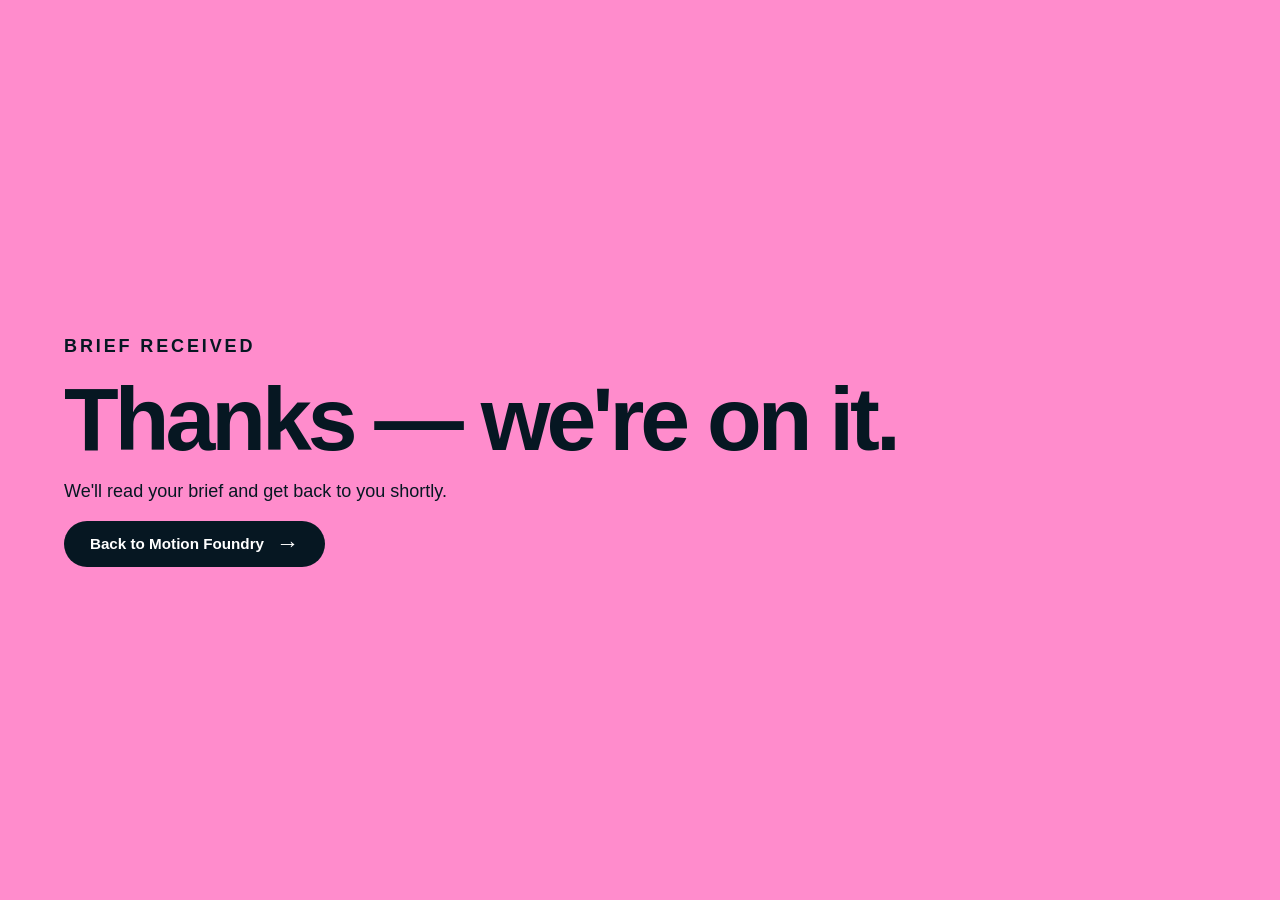
<file: thanks.html>
<!doctype html>
<html lang="en-GB">
<head>
<meta charset="utf-8">
<meta name="viewport" content="width=device-width,initial-scale=1">
<title>Thanks — Motion Foundry</title>
<meta name="robots" content="noindex">
<link rel="stylesheet" href="./styles.css">
<style>
.thanks{min-height:100vh;display:flex;align-items:center;background:#ff8ccc}
.thanks .wrap{display:flex;flex-direction:column;gap:18px;align-items:flex-start}
.thanks h1{margin:0;font-size:clamp(48px,7vw,96px);line-height:.92;letter-spacing:-.045em}
.thanks p{margin:0;font-size:18px;max-width:40ch}
</style>
</head>
<body>
<main class="thanks"><div class="wrap">
<p class="eyebrow">Brief received</p>
<h1>Thanks — we're on it.</h1>
<p>We'll read your brief and get back to you shortly.</p>
<a class="button navy" href="/">Back to Motion Foundry <span>→</span></a>
</div></main>
</body>
</html>
</file>
<file: styles.css>
:root{--cream:#faf7ef;--ink:#061722;--blue:#0054ff;--pink:#ff89cb;--yellow:#ffdb34}*{box-sizing:border-box}html{font-size:clamp(10px,1.19vw,17.14px);scroll-behavior:smooth;scroll-padding-top:2rem}body{margin:0;background:var(--cream);color:var(--ink);font:1.2rem/1.35 Arial,Helvetica,sans-serif}button,input,textarea,select{font:inherit}button,a{-webkit-tap-highlight-color:transparent}button{color:inherit;cursor:pointer}a{color:inherit}img{display:block;max-width:100%;height:auto}button{border:0}h1,h2,h3,p,ul,ol{margin:0}h1,h2,h3{font-weight:800;letter-spacing:-.055em;line-height:1.02}h2{font-size:3.45rem}h2 span,h1 span{color:var(--blue)}h3{font-size:2.05rem}p{margin-top:1.1rem}.wrap{width:92%;max-width:130.8rem;margin:auto}.eyebrow{font-size:.83rem;font-weight:750;letter-spacing:.16em;text-transform:uppercase;line-height:1.5;margin:0 0 .8rem}.button{display:inline-flex;align-items:center;justify-content:center;gap:.8rem;border-radius:6rem;padding:1rem 1.7rem;white-space:nowrap;font-weight:700;font-size:1rem;text-decoration:none;line-height:1}.button span{font-size:1.5rem;line-height:.6}.blue{background:var(--blue);color:white}.navy{background:var(--ink);color:white}.outline{border:1px solid #42515b;background:transparent}.header{display:flex;align-items:center;justify-content:space-between;height:6.1rem}.logo{width:7rem}.header nav{display:flex;gap:2.5rem;align-items:center}.header nav a{font-size:.9rem;text-decoration:none;font-weight:600}.header>.button{padding:1rem 1.5rem}.menu{display:none}.hero{position:relative;min-height:39rem;padding-top:2.6rem}.hero-copy{position:relative;z-index:2;width:47%}.hero-copy .eyebrow{font-size:1rem;line-height:1.6;letter-spacing:.18em;margin-bottom:.6rem}h1{font-size:6.5rem;letter-spacing:-.065em;line-height:.86;margin-bottom:1.8rem;white-space:nowrap}h1 span{position:relative}h1 span:after{content:'';position:absolute;height:.3rem;background:#ffdf29;bottom:-.3rem;width:54%;right:-.5rem;transform:rotate(-3deg)}.lead{font-size:1.35rem;font-weight:600;line-height:1.25;max-width:32rem}.hero-copy>p:not(.eyebrow){max-width:30rem}.actions{display:flex;align-items:center;gap:2.2rem;margin-top:1.5rem}.text-link{font-size:1.1rem;font-weight:600;text-underline-offset:3px;color:var(--blue)}.hero-art{position:absolute;right:-1.4rem;top:-.8rem;width:61.5%;z-index:1}.hero-art img{width:100%}.hotspot{position:absolute;background:transparent;border-radius:1rem}.hero-one{left:39%;top:18%;width:12%;height:14%}.hero-two{left:20%;top:45%;width:12%;height:14%}.hero-three{left:76%;top:64%;width:12%;height:14%}.hero-four{left:23%;top:77%;width:12%;height:14%}.hotspot:hover{box-shadow:0 0 0 .25rem #fff8}.ticks{position:absolute;bottom:2.6rem;left:0;display:flex;list-style:none;gap:2.7rem;font-size:.8rem;z-index:3}.ticks li:before{content:'✓';color:#6231ad;margin-right:.6rem;font-size:1.2rem}.audience{display:grid;grid-template-columns:1.2fr 1fr 1fr;gap:1.2rem;padding:1.9rem 0 1.8rem;border-top:1px solid #ece8dd}.audience-intro{padding:.3rem 2rem 0 0;position:relative}.audience-intro h2{font-size:3.5rem}.audience-intro p:not(.eyebrow){font-size:1.1rem;max-width:26rem}.audience-intro .button{margin-top:1.2rem;padding:.8rem 1.7rem}.scribble{position:absolute;font-size:5.5rem;font-weight:300;bottom:-1.4rem;right:10rem;transform:rotate(15deg)}.scribble.yellow{color:#ffdb00;background:none}.audience-card{border-radius:.8rem;padding:1.1rem 2.1rem 1.6rem}.pink{background:#ff8ccc}.yellow{background:#ffdf3b}.line-icon{font-size:3rem;line-height:1}.audience-card h3{font-size:2.05rem;margin:.2rem 0 1.2rem;white-space:nowrap}.audience-card ul{list-style:none;padding:0;font-size:1.1rem;line-height:1.75}.audience-card li:before{content:'✓';display:inline-flex;justify-content:center;align-items:center;width:1.15rem;height:1.15rem;border:1.5px solid;border-radius:50%;margin-right:1rem}.underlined{padding:0;background:transparent;text-decoration:underline;text-underline-offset:3px;font-size:1rem}.audience-card .underlined{margin-top:1.8rem;font-weight:600}.dark{background:#071c27;color:var(--cream)}.services{display:grid;grid-template-columns:36% 1fr;gap:2rem;padding:1.6rem .5rem 1.4rem;align-items:center}.services h2{font-size:3.85rem;line-height:.96}.service-grid{display:grid;grid-template-columns:repeat(4,1fr);gap:.65rem}.service-grid button{padding:0;background:transparent;border-radius:.7rem;overflow:hidden;transition:transform .2s}.service-grid img{width:100%}.service-grid button:hover{transform:translateY(-.4rem)}.formats{display:grid;grid-template-columns:36% 1fr;gap:2rem;align-items:center;padding:1.6rem .4rem 2rem}.formats h2{font-size:3.4rem}.formats p:not(.eyebrow){font-size:1.1rem}.formats .button{margin-top:.7rem;padding:.9rem 1.5rem}.format-art{position:relative}.format-art img{width:100%}.all{inset:0;width:100%;height:100%}.work{padding:2.1rem 0 1.6rem}.section-head{display:flex;justify-content:space-between;align-items:start;margin-bottom:.7rem}.section-head h2{font-size:2.9rem;line-height:.92}.section-head .eyebrow{margin-bottom:.5rem}.light{color:var(--cream)}.work-grid{display:grid;grid-template-columns:repeat(5,1fr);gap:1.1rem}.work-card{padding:0;background:none;text-align:left;color:inherit}.work-card img{width:100%;border-radius:.45rem}.work-card strong{display:flex;justify-content:space-between;font-size:1.1rem;line-height:1.2;margin-top:.65rem;font-weight:500}.work-card small{display:block;font-size:.75rem;margin-top:.2rem;white-space:nowrap}.workflow{background:#ffdf38}.how{display:grid;grid-template-columns:29% 1fr;gap:1.3rem;padding:2.1rem 0;align-items:center}.how h2{font-size:3.8rem;line-height:.95;color:#101407}.how em{color:#ff6559;font-style:normal}.little-doodle{display:block;font-size:3rem;line-height:.6;margin-top:1rem}.steps{list-style:none;padding:0;display:grid;grid-template-columns:repeat(4,1fr);gap:2rem}.steps li{position:relative;background:var(--cream);border:1px solid white;border-radius:.9rem;padding:1rem 1.3rem 1.2rem;min-height:10.8rem}.steps li:not(:last-child):after{content:'⟶';position:absolute;right:-1.9rem;top:3.5rem;font-size:2.5rem}.steps b{position:absolute;top:-.5rem;left:-.1rem;background:var(--pink);border-radius:50%;height:3.5rem;width:3.5rem;display:grid;place-items:center;font-size:1.4rem}.step-icon{display:block;text-align:center;font-size:4rem;line-height:1;margin-bottom:.5rem;font-weight:300}.steps h3{font-size:1.25rem;letter-spacing:-.04em}.steps p{margin-top:.5rem;font-size:.85rem}.proof{padding:1.3rem .5rem 2.2rem}.proof ul{display:grid;grid-template-columns:1fr 1fr 1fr 1.1fr .9fr;list-style:none;padding:0}.proof li{padding:0 2.6rem;border-left:1px solid #e3dfd4}.proof li:first-child{border:0;padding-left:0}.proof li:last-child{padding-right:0}.proof li>span{font-size:3.3rem;line-height:1.2}.proof h3{font-size:1.15rem;letter-spacing:-.04em;margin-top:.6rem}.proof p{font-size:1rem;margin-top:.4rem;color:#354352}.clients{padding:0 .5rem 2.1rem}.clients .eyebrow{font-size:.75rem;margin-bottom:1rem}.clients img{width:100%}.closing{background:#ff91ce;overflow:hidden}.closing-inner{position:relative;min-height:18rem;padding:.9rem .4rem 2rem;display:flex;align-items:center}.closing-inner>div:first-child{position:relative;z-index:2;width:54%}.closing h2{font-size:4.8rem;color:#06090b;white-space:nowrap}.closing p:not(.eyebrow){font-size:1.15rem}.closing .actions{margin-top:1.4rem}.closing .text-link{color:var(--ink)}.closing-art{position:absolute;width:53%;right:-2rem;top:0}.closing-art img{width:100%}.skip{position:absolute;top:-10rem;left:1rem;background:white;padding:1rem;z-index:20}.skip:focus{top:1rem}:focus-visible{outline:3px solid #0065ff;outline-offset:4px}dialog{border:0;border-radius:1.2rem;background:var(--cream);color:var(--ink);padding:3rem;width:min(90vw,65rem);max-height:90vh;overflow:auto;box-shadow:0 1rem 6rem #0005}dialog::backdrop{background:#001622c9;backdrop-filter:blur(5px)}dialog h2{font-size:3rem}dialog .close{position:absolute;top:.6rem;right:.8rem;background:none;font-size:3rem;line-height:1}#preview-image{max-height:55vh;margin:1.5rem auto;object-fit:contain;border-radius:.7rem}#preview-brief{margin-top:1.5rem}form{display:grid;grid-template-columns:1fr 1fr;gap:1rem;margin-top:2rem}label{display:grid;gap:.4rem;font-weight:600}input,textarea,select{width:100%;padding:.8rem;border:1px solid #b6b9ba;border-radius:.4rem;color:var(--ink);background:white}.full{grid-column:1/-1}.menu{background:none}button:hover.button,a.button:hover{filter:brightness(.94)}
@media(min-width:1440px){.wrap{max-width:1320px}}@media(max-width:650px){html{font-size:14px}.wrap{width:90%}.header{height:5.5rem;flex-wrap:wrap}.header>.button{display:none}.menu{display:block}.header nav{display:none;position:absolute;top:5rem;left:0;width:100%;background:var(--cream);padding:1.5rem;z-index:10;box-shadow:0 1rem 1rem #0002;gap:1.5rem}.header nav.open{display:flex;flex-wrap:wrap}.header nav a{font-size:1rem}.logo{width:6rem}.hero{padding-top:1.5rem;min-height:0;display:flex;flex-direction:column}.hero-copy{width:100%}.hero-copy .eyebrow{font-size:.8rem}h1{font-size:clamp(3rem,11.6vw,5.3rem);line-height:.95}.hero-copy>p:not(.eyebrow){max-width:100%}.hero-art{position:relative;right:auto;top:auto;width:110%;margin:1.5rem -5% 0}.hero .lead{font-size:1.2rem}.desktop{display:none}.ticks{position:static;gap:.6rem;flex-wrap:wrap;justify-content:space-between;padding:0;margin:1rem 0 1.5rem;font-size:.65rem}.ticks li:before{margin-right:.3rem;font-size:.9rem}.audience{grid-template-columns:1fr;padding:2rem 0;gap:1rem}.audience-intro{padding-bottom:1rem}.audience-intro p:not(.eyebrow){max-width:none}.audience-intro h2,h2{font-size:2.7rem}.audience-intro .scribble{right:1rem;bottom:0}.audience-card{padding:1.4rem 1.8rem}.audience-card h3{font-size:2rem}.audience-card ul{font-size:1rem}.services,.formats,.how{grid-template-columns:1fr;padding:2rem 0;gap:1.5rem}.services h2{font-size:2.8rem}.services h2 br{display:none}.service-grid{grid-template-columns:repeat(2,1fr);gap:.8rem}.formats h2{font-size:2.7rem}.format-art{width:100%;overflow:auto}.format-art img{min-width:100%}.work{padding:2rem 0}.section-head h2{font-size:2.3rem}.section-head .underlined{font-size:.8rem}.work-grid{grid-template-columns:repeat(2,1fr);gap:1.5rem .8rem}.work-card:last-child{grid-column:1/-1;max-width:49%}.work-card small{white-space:normal;font-size:.7rem}.how h2{font-size:3rem}.little-doodle{display:none}.steps{grid-template-columns:repeat(2,1fr);gap:1.2rem}.steps li{min-height:10rem}.steps li:after{display:none}.steps b{width:2.7rem;height:2.7rem;font-size:1.1rem}.proof{padding:2rem 0}.proof ul{grid-template-columns:1fr 1fr;gap:1.5rem}.proof li,.proof li:first-child{padding:0 .7rem;border:0}.proof p{font-size:.9rem}.clients{padding-bottom:2rem}.clients img{width:100%}.closing-inner{padding-top:2rem;display:block;min-height:0}.closing-inner>div:first-child{width:100%}.closing h2{font-size:clamp(2.5rem,9vw,4rem)}.closing-art{position:relative;width:115%;right:5%;margin-top:1rem}.closing .actions{gap:1.2rem}.closing-inner{padding-bottom:0}dialog{padding:2.5rem 1.4rem}dialog h2{font-size:2.5rem}form{grid-template-columns:1fr}.actions{gap:1.2rem}form .actions{flex-wrap:wrap}.button{font-size:.9rem}}
@media(prefers-reduced-motion:reduce){html{scroll-behavior:auto}*{transition:none!important}}
/* Match the approved artwork's inset and thin outline icon language. */
.wrap{width:90%}.line-icon{display:block;width:2.7rem;height:3.2rem}.line-icon svg{width:2.7rem;height:2.7rem}.step-icon{height:4rem;margin-bottom:.7rem}.step-icon svg{height:3.8rem;width:3.8rem}.proof-icon{display:block;height:3.4rem}.proof-icon svg{width:3rem;height:3rem}.audience-intro:after{content:'';position:absolute;top:2rem;right:-.6rem;width:4.7rem;height:3rem;background:url("data:image/svg+xml,%3Csvg xmlns='http://www.w3.org/2000/svg' viewBox='0 0 50 30'%3E%3Cpath d='M1 14Q12 -2 20 25Q25 32 27 7Q28 -7 41 9L49 14' fill='none' stroke='%23ff75bb' stroke-width='2.5'/%3E%3C/svg%3E") center/contain no-repeat;pointer-events:none}.audience-card:last-child{position:relative}.audience-card:last-child:after{content:'✳';position:absolute;color:#ff747a;font-size:5rem;right:-1rem;bottom:-1rem;line-height:1;transform:rotate(18deg);pointer-events:none}.pink{background:linear-gradient(110deg,#ff92ce,#fb86c6)}.yellow{background:linear-gradient(110deg,#ffda32,#ffe246)}.workflow{background:linear-gradient(100deg,#ffdd30,#ffdf42)}.closing{background:linear-gradient(90deg,#ff94d2,#ff8ccc)}
@media(max-width:650px){.audience-intro:after{display:none}.proof-icon{height:3.4rem}.step-icon{height:4rem}}
@media(max-width:650px){h1{font-size:clamp(3rem,11vw,5.3rem)}h1 span:after{right:0}.closing-art{width:110%;right:5%}}
@media(max-width:650px){.audience-card:last-child:after{right:0;bottom:0;transform:none}}
/* Editable campaign frames, service cards and format labels. */
.real-collage{aspect-ratio:474/387}.collage-frame{position:absolute;padding:0;border:.35rem solid white;border-radius:1.2rem;background:#eee;overflow:hidden;box-shadow:0 .3rem .8rem #071c2712}.collage-frame img{width:100%;height:100%;object-fit:cover}.collage-frame.red{left:19%;top:3%;width:54%;height:49%;transform:rotate(-3deg);z-index:1}.collage-frame.pink-frame{left:13%;top:36%;width:25%;height:34%;transform:rotate(5deg);z-index:3}.collage-frame.palms{left:36%;top:51%;width:31%;height:42%;transform:rotate(-3deg);z-index:2}.collage-frame.hoodie{left:65%;top:47%;width:31%;height:47%;transform:rotate(6deg);z-index:4}.collage-frame.runner{left:10%;top:72%;width:36%;height:28%;transform:rotate(-3deg);z-index:5}.real-play{position:absolute;left:50%;top:50%;transform:translate(-50%,-50%);width:4rem;height:4rem;display:grid;place-items:center;border:1.5px solid white;border-radius:50%;color:white;background:#081822a8;font-size:2rem;line-height:1;padding-left:.15rem;box-shadow:0 0 0 2px #0001}.collage-frame.pink-frame .real-play,.collage-frame.runner .real-play,.collage-frame.hoodie .real-play{width:3.6rem;height:3.6rem;font-size:1.8rem}.frame-label{position:absolute;bottom:.4rem;left:.4rem;padding:.25rem .45rem;background:white;border-radius:.3rem;color:#061722;font-size:.75rem;font-weight:700}.red .frame-label{bottom:auto;left:auto;right:.5rem;top:.5rem}.collage-star{position:absolute;top:0;left:9%;color:#ff7bbe;font-size:6rem;font-weight:300}.collage-scribble{position:absolute;top:15%;left:-3%;font-size:5rem;color:#ffdd00;transform:rotate(-35deg)}.collage-shape{position:absolute;left:26%;bottom:1%;width:50%;height:74%;background:#00a271;transform:rotate(-22deg);clip-path:polygon(15% 0,40% 0,78% 88%,100% 90%,100% 100%,60% 100%)}.collage-note{position:absolute;right:0;top:3%;margin:0;font-size:1.4rem;font-style:italic;line-height:1.2;text-transform:uppercase;letter-spacing:.04em;transform:rotate(-12deg);font-weight:700}.collage-frame:hover{filter:brightness(1.05)}.hero-copy{pointer-events:none}.hero-copy a,.hero-copy button{pointer-events:auto}.service-grid .service-card{position:relative;text-align:left;aspect-ratio:114/162;border-radius:.7rem;padding:1.2rem 1.1rem .7rem;color:white;display:flex;flex-direction:column;align-items:start;overflow:hidden}.service-card h3{font-size:1.6rem;line-height:.98;letter-spacing:-.045em;z-index:2;min-height:3rem}.service-card img{height:8.9rem;width:100%;object-fit:contain;mix-blend-mode:normal;margin-top:auto}.service-card p{font-size:.78rem;line-height:1.15;margin:.3rem 0 0;letter-spacing:-.02em;z-index:2}.service-motion{background:linear-gradient(135deg,#ff725a,#ff563f)!important}.service-social{background:linear-gradient(120deg,#ff8bc6,#ff70bc)!important}.service-display{background:linear-gradient(130deg,#6a3af3,#5024da)!important}.service-rollouts{background:linear-gradient(120deg,#00a67e,#009668)!important}.service-arrow{position:absolute;left:1.1rem;bottom:3.6rem;width:2.7rem;height:2.7rem;border:1px solid white;border-radius:50%;display:grid;place-items:center;font-size:1.8rem;background:#071c27bd}.real-formats{display:flex;align-items:flex-end;gap:1rem;padding-top:.7rem;position:relative}.real-formats:before{content:'';position:absolute;top:0;left:12%;width:7rem;height:3rem;background:url("data:image/svg+xml,%3Csvg xmlns='http://www.w3.org/2000/svg' viewBox='0 0 70 30'%3E%3Cpath d='M1 8Q12 0 23 21Q26 25 30 18Q48 -3 68 8' fill='none' stroke='%23ff75bb' stroke-width='2.5'/%3E%3C/svg%3E") center/contain no-repeat}.format-tile{display:flex;flex-direction:column;align-items:center;padding:0;background:none;min-width:0;flex:1}.format-tile.format-wide{flex:1.85}.format-tile.format-stories{flex:.55}.format-image{position:relative;display:block;width:100%;height:11.7rem;align-content:end}.format-image img{width:100%;height:auto;max-height:100%;object-fit:cover;border-radius:.5rem}.format-wide .format-image img{aspect-ratio:16/9}.format-vertical .format-image img{aspect-ratio:9/16}.format-square .format-image img{aspect-ratio:1}.format-portrait .format-image img{aspect-ratio:4/5}.format-stories .format-image img{aspect-ratio:9/21}.format-tile strong{font-size:1.1rem;margin-top:.7rem}.format-tile small{font-size:.8rem;margin-top:.2rem;white-space:nowrap}.format-tile .real-play{width:2.7rem;height:2.7rem;font-size:1.4rem;top:auto;bottom:2rem;transform:translateX(-50%)}.format-vertical .real-play,.format-portrait .real-play,.format-stories .real-play{bottom:4.3rem}.client-logos{display:flex;align-items:center;justify-content:space-between;list-style:none;padding:0;gap:4rem}.client-logos li{flex:1;min-width:0}.client-logos li img{width:auto;max-width:100%;height:2.6rem;object-fit:contain}.client-logos li:nth-child(2) img{height:2.3rem}
@media(max-width:650px){.real-collage{margin-top:2rem}.collage-note{font-size:.85rem}.collage-star{font-size:4rem}.collage-scribble{font-size:3.5rem}.real-play{width:2.6rem;height:2.6rem;font-size:1.3rem}.collage-frame.pink-frame .real-play,.collage-frame.runner .real-play,.collage-frame.hoodie .real-play{width:2rem;height:2rem;font-size:1rem}.frame-label{font-size:.5rem;padding:.15rem .25rem}.service-grid .service-card{padding:1.1rem;aspect-ratio:114/162}.service-card h3{font-size:1.5rem}.service-card img{height:9.2rem}.service-card p{font-size:.7rem}.service-arrow{bottom:3.5rem}.real-formats{gap:.5rem;padding-top:2.2rem;overflow:visible}.format-image{height:8rem}.format-tile strong{font-size:.85rem}.format-tile small{font-size:.5rem}.format-tile .real-play{width:1.5rem;height:1.5rem;font-size:.75rem;bottom:1rem}.format-vertical .real-play,.format-portrait .real-play,.format-stories .real-play{bottom:3rem}.client-logos{display:grid;grid-template-columns:repeat(3,1fr);gap:1.5rem 2rem}.client-logos li img{height:2rem}.real-formats:before{width:4rem;left:5%;top:.2rem}}
@media(max-width:650px){.collage-note{right:1rem}.collage-scribble{left:0}}

/* footer (added by Claude) */
.site-footer{padding:32px 0 40px;font-size:14px;color:#4a5263}
.site-footer .wrap{display:flex;flex-direction:column;gap:6px}
.site-footer a{color:inherit}
</file>
<file: motion.css>
/* ==========================================================
   Motion Foundry — animation layer (Claude, Oct 2026)
   Everything here is decorative. All of it switches off for
   visitors who ask for reduced motion (bottom of file), and
   nothing is hidden unless JavaScript is running (.js).
   ========================================================== */

/* ---------- client logo marquee ---------- */
.logo-marquee{overflow:hidden;-webkit-mask-image:linear-gradient(90deg,transparent,#000 6%,#000 94%,transparent);mask-image:linear-gradient(90deg,transparent,#000 6%,#000 94%,transparent)}
.logo-track{display:flex;width:max-content;animation:mf-marquee 46s linear infinite}
.logo-marquee:hover .logo-track{animation-play-state:paused}
.clients .client-logos{display:flex;flex-wrap:nowrap;align-items:center;justify-content:flex-start;gap:4.5rem;padding:0 2.25rem;margin:0}
.clients .client-logos li{flex:0 0 auto;min-width:0}
.clients .client-logos li img,.clients .client-logos li:nth-child(2) img{width:auto;max-width:8.5rem;height:2.4rem;object-fit:contain}
@keyframes mf-marquee{from{transform:translateX(0)}to{transform:translateX(-50%)}}
@media(max-width:650px){
  .clients .client-logos{gap:2.75rem;padding:0 1.375rem}
  .clients .client-logos li img,.clients .client-logos li:nth-child(2) img{height:1.8rem;max-width:6.5rem}
  .logo-track{animation-duration:34s}
}

/* ---------- hand-drawn squiggles: draw on, then wiggle ---------- */
.audience-intro:after,.real-formats:before{clip-path:inset(0 0 0 0)}
.js .audience-intro:after,.js .real-formats:before{clip-path:inset(0 100% 0 0);transition:clip-path 1.1s cubic-bezier(.65,0,.35,1) .25s}
.js .in-view .audience-intro:after,.js .audience-intro.in-view:after,
.js .in-view.real-formats:before,.js .in-view .real-formats:before{clip-path:inset(0 0 0 0)}
.audience-intro:after,.real-formats:before{animation:mf-wiggle 3.6s ease-in-out 1.6s infinite}

.collage-scribble,.little-doodle{animation:mf-wiggle 3.2s ease-in-out infinite}
.little-doodle{transform-origin:left center}
@keyframes mf-wiggle{
  0%,100%{translate:0 0;rotate:0deg}
  25%{translate:2px -3px;rotate:-4deg}
  50%{translate:-1px 2px;rotate:3deg}
  75%{translate:2px 0;rotate:-2deg}
}

/* ---------- stars and asterisks: slow spin + breathe ---------- */
.scribble.yellow{animation:mf-spin 14s linear infinite}
.audience-card:last-child:after{animation:mf-spin 18s linear infinite reverse}
@keyframes mf-spin{from{rotate:0deg}to{rotate:360deg}}
.collage-star{animation:mf-spin 14s linear infinite,mf-breathe 2.8s ease-in-out infinite}
@keyframes mf-breathe{0%,100%{scale:1}50%{scale:1.12}}

/* ---------- hand-written notes: gentle rock ---------- */
.collage-note{animation:mf-rock 4.5s ease-in-out infinite}
@keyframes mf-rock{0%,100%{rotate:0deg}50%{rotate:2.5deg}}


/* ---------- hero collage: frames float independently ---------- */
.collage-frame{animation:mf-float 6s ease-in-out infinite}
.collage-frame.red{animation-delay:-1s}
.collage-frame.pink-frame{animation-delay:-2.4s;animation-duration:7s}
.collage-frame.palms{animation-delay:-3.1s;animation-duration:6.6s}
.collage-frame.hoodie{animation-delay:-.6s;animation-duration:7.4s}
.collage-frame.runner{animation-delay:-4.2s}
@keyframes mf-float{0%,100%{translate:0 0}50%{translate:0 -8px}}

/* ---------- process arrows nudge forward ---------- */
.steps li:not(:last-child):after{animation:mf-nudge 2.4s ease-in-out infinite}
@keyframes mf-nudge{0%,100%{translate:0 0}50%{translate:6px 0}}

/* ---------- service cards: arrow slides on hover ---------- */
.service-arrow{transition:translate .25s ease,background-color .25s ease}
.service-card:hover .service-arrow,.service-card:focus-visible .service-arrow{translate:4px 0;background:#071c27}

/* ---------- sections rise in as you scroll ---------- */
.js .reveal{opacity:0;translate:0 28px;transition:opacity .8s ease,translate .8s cubic-bezier(.2,.7,.2,1)}
.js .reveal.in-view{opacity:1;translate:0 0}
.js .reveal-stagger>*{opacity:0;translate:0 22px;transition:opacity .7s ease,translate .7s cubic-bezier(.2,.7,.2,1)}
.js .reveal-stagger.in-view>*{opacity:1;translate:0 0}
.js .reveal-stagger.in-view>*:nth-child(2){transition-delay:.08s}
.js .reveal-stagger.in-view>*:nth-child(3){transition-delay:.16s}
.js .reveal-stagger.in-view>*:nth-child(4){transition-delay:.24s}
.js .reveal-stagger.in-view>*:nth-child(5){transition-delay:.32s}
.js .reveal-stagger.in-view>*:nth-child(6){transition-delay:.4s}

/* ---------- reduced motion: everything still, everything visible ---------- */
@media (prefers-reduced-motion: reduce){
  .logo-track,.collage-scribble,.little-doodle,.collage-star,.scribble.yellow,
  .audience-card:last-child:after,.audience-intro:after,.real-formats:before,
  .collage-note,.collage-frame,.steps li:not(:last-child):after{animation:none!important}
  .js .audience-intro:after,.js .real-formats:before{clip-path:inset(0 0 0 0)}
  .js .reveal,.js .reveal-stagger>*{opacity:1;translate:0 0}
  .logo-marquee{-webkit-mask-image:none;mask-image:none}
  .logo-track{width:auto}
  .logo-track .client-logos[aria-hidden="true"]{display:none}
  .clients .client-logos{flex-wrap:wrap;justify-content:center;gap:2rem 3rem;padding:0}
}

/* ---------- hand-lettered hero note (SVG, Permanent Marker letterforms) ---------- */
.visually-hidden{position:absolute!important;width:1px;height:1px;overflow:hidden;clip:rect(0 0 0 0);white-space:nowrap}
.collage-note{font-size:0;line-height:0;font-style:normal;letter-spacing:0;color:#061722}
.collage-note .note-svg{display:block;width:8.6rem;height:auto}
@media(max-width:650px){.collage-note .note-svg{width:5rem}}

/* ---------- hand-drawn underline under "Extra hands." draws in on load ---------- */
h1 span:after{display:none}
.hand-underline{position:absolute;right:-.06em;bottom:-.04em;width:62%;height:auto;overflow:visible;pointer-events:none}
.hand-underline path{fill:none;stroke:#ffdb34;stroke-linecap:round;stroke-linejoin:round}
.hand-underline .u1{stroke-width:7}
.hand-underline .u2{stroke-width:4;opacity:.85}
.js .hand-underline path{stroke-dasharray:1 1.2;stroke-dashoffset:1.05}
.js.loaded .hand-underline .u1{stroke-dashoffset:0;transition:stroke-dashoffset .75s cubic-bezier(.6,0,.3,1) .5s}
.js.loaded .hand-underline .u2{stroke-dashoffset:0;transition:stroke-dashoffset .5s cubic-bezier(.6,0,.3,1) 1.15s}
@media (prefers-reduced-motion: reduce){.js .hand-underline path{stroke-dashoffset:0;transition:none}}

/* ---------- closing collage: rebuilt as layered graphic ---------- */
.cl-art{aspect-ratio:435/180;top:2rem}
@media(max-width:650px){.cl-art{top:0;margin-top:1.6rem}}
.cl-art>*{position:absolute;margin:0}
.cl-star{left:1%;top:10%;width:8.5%;animation:mf-spin 12s linear infinite}
.cl-zig{left:-1%;top:52%;width:6.5%;animation:mf-wiggle 3s ease-in-out infinite}
.cl-frame{overflow:hidden;box-shadow:0 10px 26px rgba(6,23,34,.22)}
.cl-frame img{display:block;width:100%;height:100%;object-fit:cover}
.cl-tablet{left:11%;top:17%;width:40%;height:74%;background:#0b0f14;border-radius:1.1rem;padding:2.4% 2.6%;border:3px solid #fff;rotate:-3deg;z-index:2;animation:mf-float 6.4s ease-in-out -1s infinite}
.cl-tablet img{border-radius:.45rem}
.cl-palms{left:43%;top:2%;width:34%;height:48%;border:5px solid #fff;border-radius:.9rem;rotate:4deg;z-index:1;animation:mf-float 7s ease-in-out -3s infinite}
.cl-arch{left:53%;top:42%;width:27%;height:52%;border:5px solid #fff;border-radius:.9rem;rotate:5deg;z-index:3;animation:mf-float 6s ease-in-out -2s infinite}
.cl-play{left:50%;top:50%;width:3.2rem;height:3.2rem;margin:-1.6rem 0 0 -1.6rem;border-radius:50%;border:3px solid #fff;background:rgba(6,23,34,.45);position:absolute}
.cl-play:after{content:'';position:absolute;left:1.2rem;top:.82rem;border-left:1.05rem solid #fff;border-top:.66rem solid transparent;border-bottom:.66rem solid transparent}
.cl-note{right:0;top:18%;width:21%;color:#061722;rotate:-5deg;animation:mf-rock 4.8s ease-in-out infinite;font-size:0;line-height:0}
.cl-note .note-svg{display:block;width:100%;height:auto}
.cl-arrow{right:5%;top:58%;width:8%;overflow:visible}
.js .cl-arrow path{stroke-dasharray:1 1.2;stroke-dashoffset:1.05}
.js .in-view .cl-arrow .a1,.js .in-view.closing-inner .cl-arrow .a1{stroke-dashoffset:0;transition:stroke-dashoffset .8s cubic-bezier(.6,0,.3,1) .4s}
.js .in-view .cl-arrow .a2,.js .in-view.closing-inner .cl-arrow .a2{stroke-dashoffset:0;transition:stroke-dashoffset .35s ease-out 1.15s}
@media(max-width:650px){.cl-play{width:2.2rem;height:2.2rem;margin:-1.1rem 0 0 -1.1rem;border-width:2px}.cl-play:after{left:.8rem;top:.55rem;border-left-width:.75rem;border-top-width:.48rem;border-bottom-width:.48rem}.cl-palms,.cl-arch{border-width:3px}.cl-tablet{border-radius:.7rem}}
@media (prefers-reduced-motion: reduce){
  .cl-star,.cl-zig,.cl-frame,.cl-note{animation:none!important}
  .js .cl-arrow path{stroke-dashoffset:0;transition:none}
}

/* ---------- hero: hand-drawn loop arrow from the note to the collage (stand-in until Dan's arrows) ---------- */
.hero-arrow{position:absolute;right:13%;top:27%;width:4.6rem;overflow:visible;pointer-events:none;z-index:10}
.js .hero-arrow path{stroke-dasharray:1 1.2;stroke-dashoffset:1.05}
.js.loaded .hero-arrow .a1{stroke-dashoffset:0;transition:stroke-dashoffset 1.1s cubic-bezier(.6,0,.3,1) 1.2s}
.js.loaded .hero-arrow .a2{stroke-dashoffset:0;transition:stroke-dashoffset .35s ease-out 2.25s}
@media(max-width:650px){.hero-arrow{width:2.6rem;right:13%;top:27%}}
@media (prefers-reduced-motion: reduce){.js .hero-arrow path{stroke-dashoffset:0;transition:none}}

/* ---------- highlighter pen over hero eyebrow (brand yellow), swipes on after load ---------- */
.hl-pen{position:relative;display:inline-block;padding:.12em .4em .1em;margin-left:-.4em;z-index:0}
.hl-pen:before{content:'';position:absolute;z-index:-1;left:0;right:0;top:.06em;bottom:.02em;background:#ffdb34;border-radius:.35em .55em .4em .6em/.6em .4em .7em .35em;rotate:-1.2deg;opacity:.92;transform-origin:left center}
.hl-pen.hl-2:before{rotate:.8deg;left:.1em;right:-.15em}
.js .hl-pen:before{scale:0 1;transition:scale .55s cubic-bezier(.7,0,.25,1) .25s}
.js .hl-pen.hl-2:before{transition-delay:.7s}
.js.loaded .hero .hl-pen:before{scale:1 1}
.js .in-view .hl-pen:before,.js .in-view.hl-pen:before{scale:1 1}
@media (prefers-reduced-motion: reduce){.js .hl-pen:before{scale:1 1;transition:none}}

/* ---------- hero headline: tighter, heavier (Inter Tight Black, self-hosted, OFL) ---------- */
@font-face{font-family:'Inter Tight';src:url('./assets/fonts/inter-tight-900.woff2') format('woff2');font-weight:900;font-style:normal;font-display:swap}
.hero h1{font-family:'Inter Tight',Arial,Helvetica,sans-serif;font-weight:900;letter-spacing:-.045em;line-height:.86;word-spacing:.04em}

/* ---------- secondary (ghost) button ---------- */
.button.ghost{background:transparent;color:var(--blue);box-shadow:inset 0 0 0 2px var(--blue);transition:background-color .2s ease,color .2s ease}
.button.ghost:hover,.button.ghost:focus-visible{background:var(--blue);color:#fff;filter:none}
.button.ghost span{font-size:1.15rem;transition:translate .2s ease}
.button.ghost:hover span{translate:0 2px}
.hero .actions{display:flex;flex-wrap:wrap;gap:.9rem;align-items:center}
.hero .actions .button{margin-top:0}

/* ---------- hero proof points: boxed chips ---------- */
.ticks{gap:.7rem;padding:0;margin:0}
.ticks li{display:inline-flex;align-items:center;gap:.5rem;padding:.55rem .95rem .55rem .75rem;background:#fff;border:1.5px solid #061722;border-radius:.6rem;font-weight:600;color:#061722;box-shadow:3px 3px 0 #061722;line-height:1.1}
.ticks li:before{content:'';flex:none;width:1.1rem;height:1.1rem;margin:0;border-radius:50%;background:#0054ff url("data:image/svg+xml,%3Csvg xmlns='http://www.w3.org/2000/svg' viewBox='0 0 16 16'%3E%3Cpath d='M4 8.4l2.6 2.5L12 5.4' fill='none' stroke='%23fff' stroke-width='2.2' stroke-linecap='round' stroke-linejoin='round'/%3E%3C/svg%3E") center/80% no-repeat}
@media(max-width:650px){
  .ticks{gap:.45rem;justify-content:flex-start;margin:1rem 0 1.5rem}
  .ticks li{padding:.4rem .6rem .4rem .5rem;gap:.35rem;box-shadow:2px 2px 0 #061722;border-width:1.25px}
  .ticks li:before{width:.9rem;height:.9rem}
}

.hero .ticks{position:static;display:flex;flex-wrap:wrap;margin:1.6rem 0 0;font-size:.8rem}
@media(max-width:650px){.hero .ticks{margin:1.1rem 0 0;font-size:.68rem}}
@media(min-width:651px){.hero .ticks{font-size:.74rem;gap:.55rem}.hero .ticks li{padding:.45rem .8rem .45rem .6rem}}

/* highlighter on dark bands: ink text on the yellow */
.hl-pen.hl-dark{color:#061722}

/* highlighter on the yellow band: brand pink so it shows */
.hl-pen.hl-pink:before{background:#ff89cb}

/* ---------- dark footer ---------- */
.site-footer.site-footer-dark{background:#061722;color:#d8dde3;padding:3.5rem 0 2rem;font-size:.95rem}
.site-footer-dark .wrap{display:block}
.site-footer-dark a{color:#faf7ef}
.site-footer-dark a:hover{color:#ffdb34}
.ft-top{display:grid;grid-template-columns:1.3fr 1fr 1fr 1fr;gap:2rem;align-items:start;padding-bottom:2.5rem;border-bottom:1px solid rgba(250,247,239,.16)}
.ft-logo img{width:8.5rem;height:auto;display:block}
.ft-head{font-size:.75rem;font-weight:700;letter-spacing:.16em;text-transform:uppercase;color:#ffdb34;margin:0 0 .8rem}
.ft-col address{font-style:normal;line-height:1.55}
.ft-col p{margin:0 0 .6rem}
.ft-col nav,.ft-col[aria-label]{display:flex;flex-direction:column}
nav.ft-col{display:flex;flex-direction:column;gap:.45rem}
nav.ft-col a{text-decoration:none}
.ft-brief{font:inherit;font-weight:700;color:#061722;background:#ffdb34;border:0;border-radius:6rem;padding:.6rem 1.1rem;cursor:pointer;margin-top:.3rem}
.ft-brief:hover{background:#fff}
.ft-legal{padding-top:1.5rem;font-size:.78rem;line-height:1.5;color:#9aa6b2;display:flex;justify-content:space-between;gap:2rem;flex-wrap:wrap}
.ft-legal p{margin:0;max-width:62ch}
@media(max-width:650px){.ft-top{grid-template-columns:1fr 1fr;gap:1.8rem 1.2rem}.ft-logo{grid-column:1/-1}.ft-logo img{width:7rem}.site-footer.site-footer-dark{padding-top:2.5rem}}

/* ---------- hero proof points: one dark box, no shadow (supersedes chip styling) ---------- */
.hero .ticks{display:inline-flex;flex-wrap:wrap;align-items:center;gap:.5rem 1.4rem;background:#071c27;border-radius:.7rem;padding:.7rem 1.2rem}
.hero .ticks li{background:none;border:0;box-shadow:none;padding:0;color:#faf7ef;font-weight:600}
@media(min-width:651px){.hero .ticks li{padding:0}}
@media(max-width:650px){.hero .ticks{gap:.45rem 1rem;padding:.6rem .85rem}.hero .ticks li{box-shadow:none;padding:0}}
</file>
